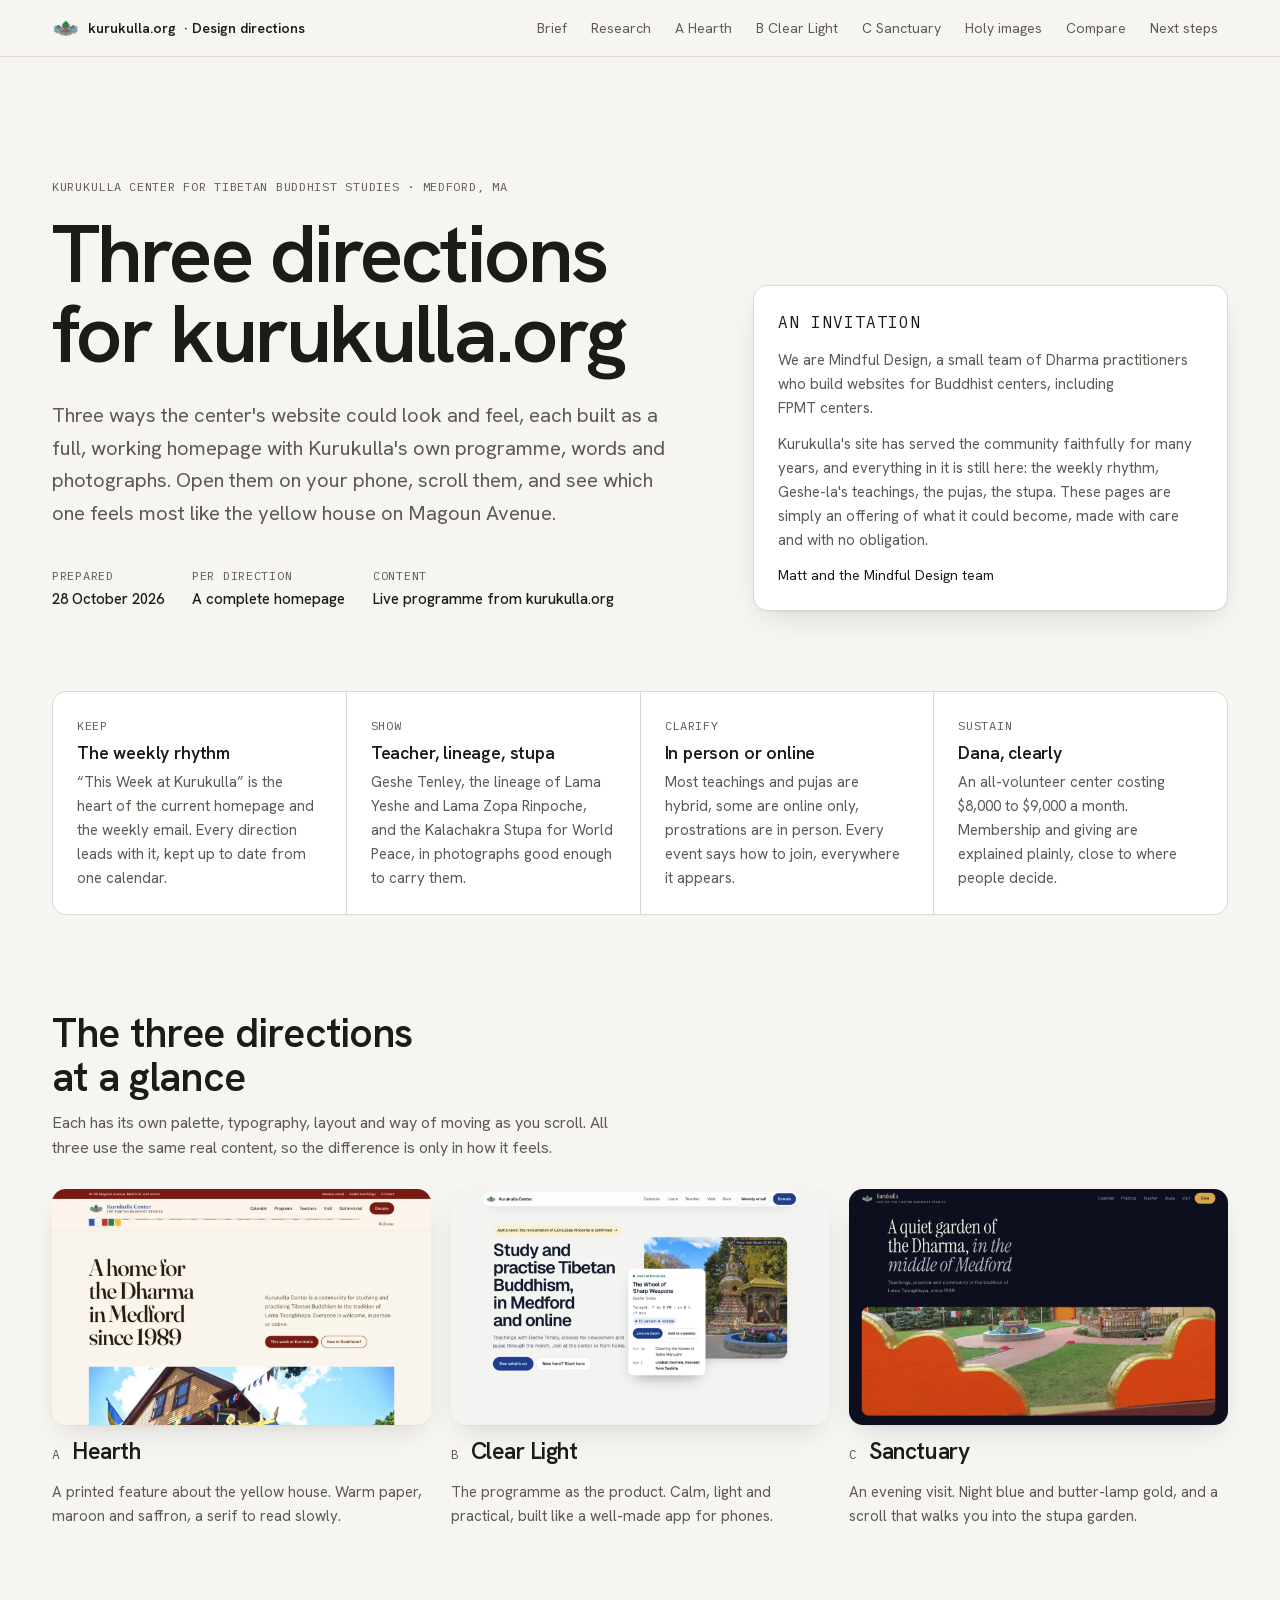
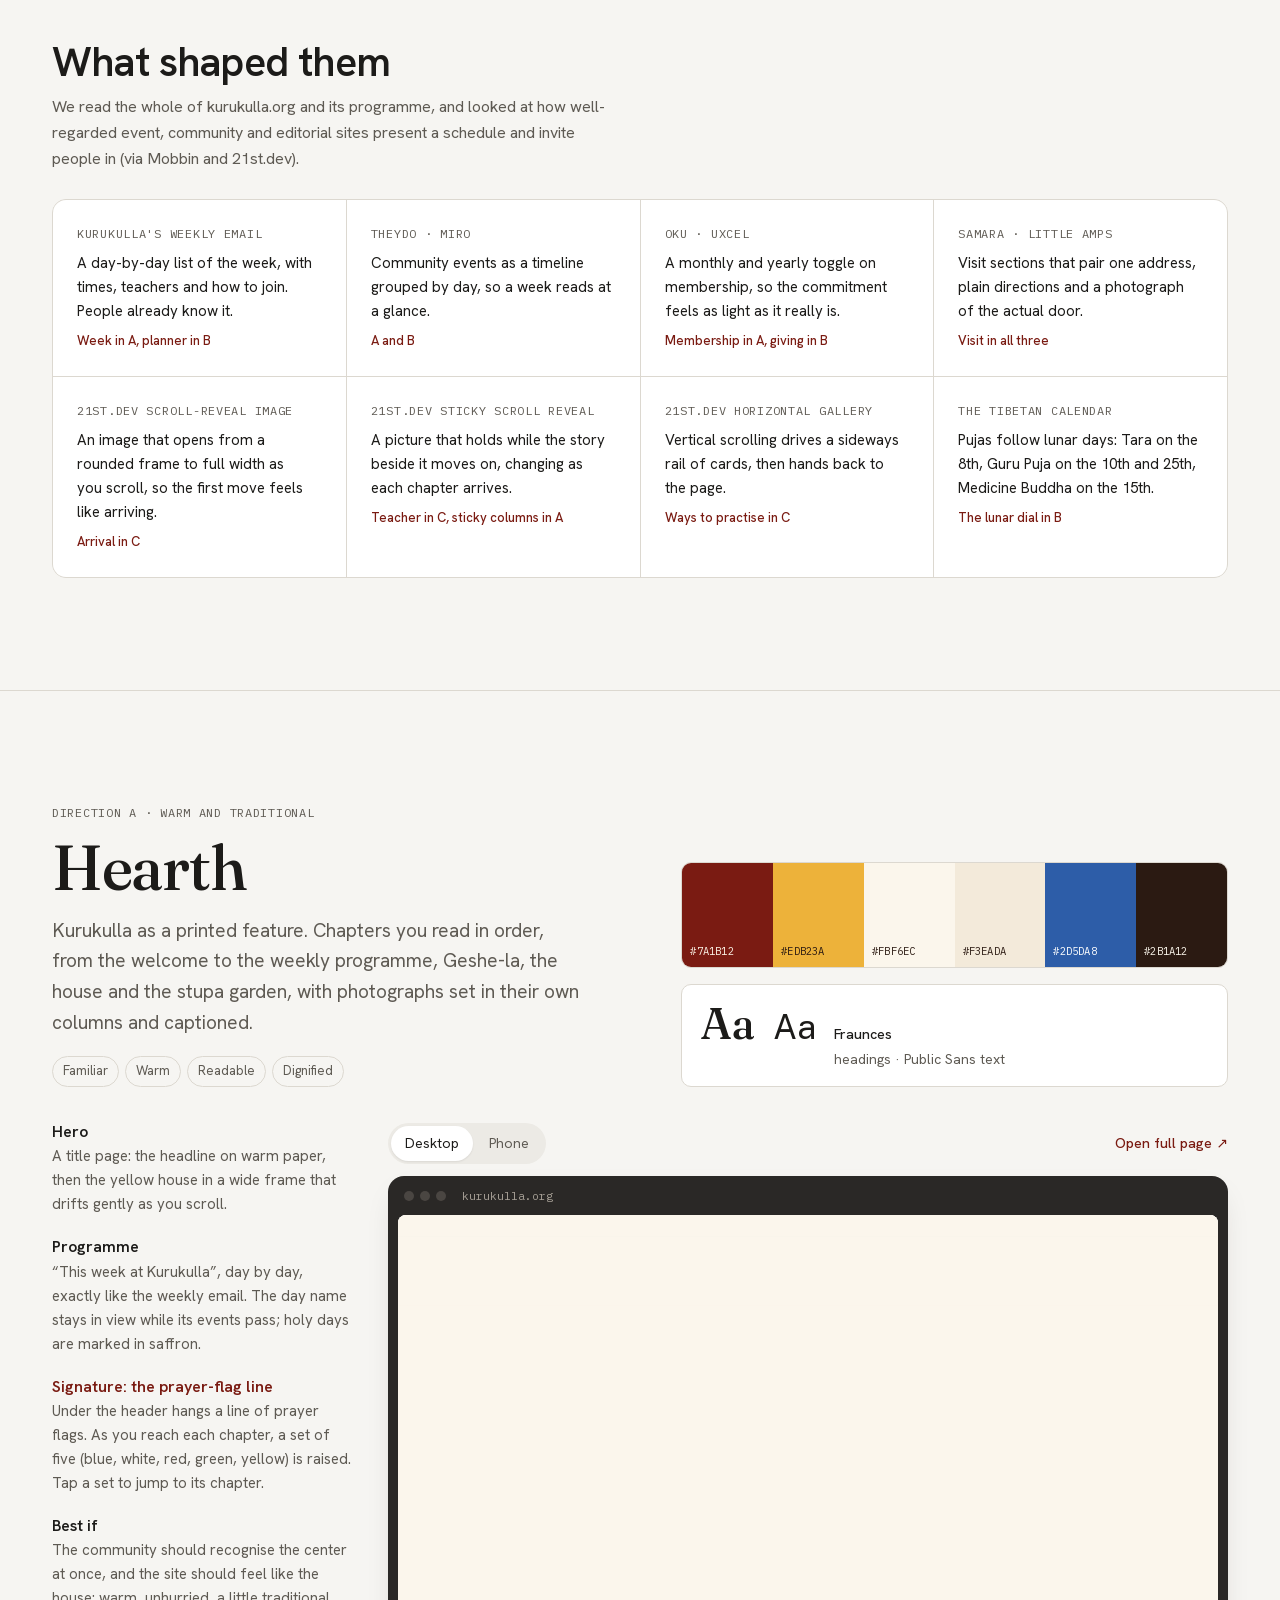
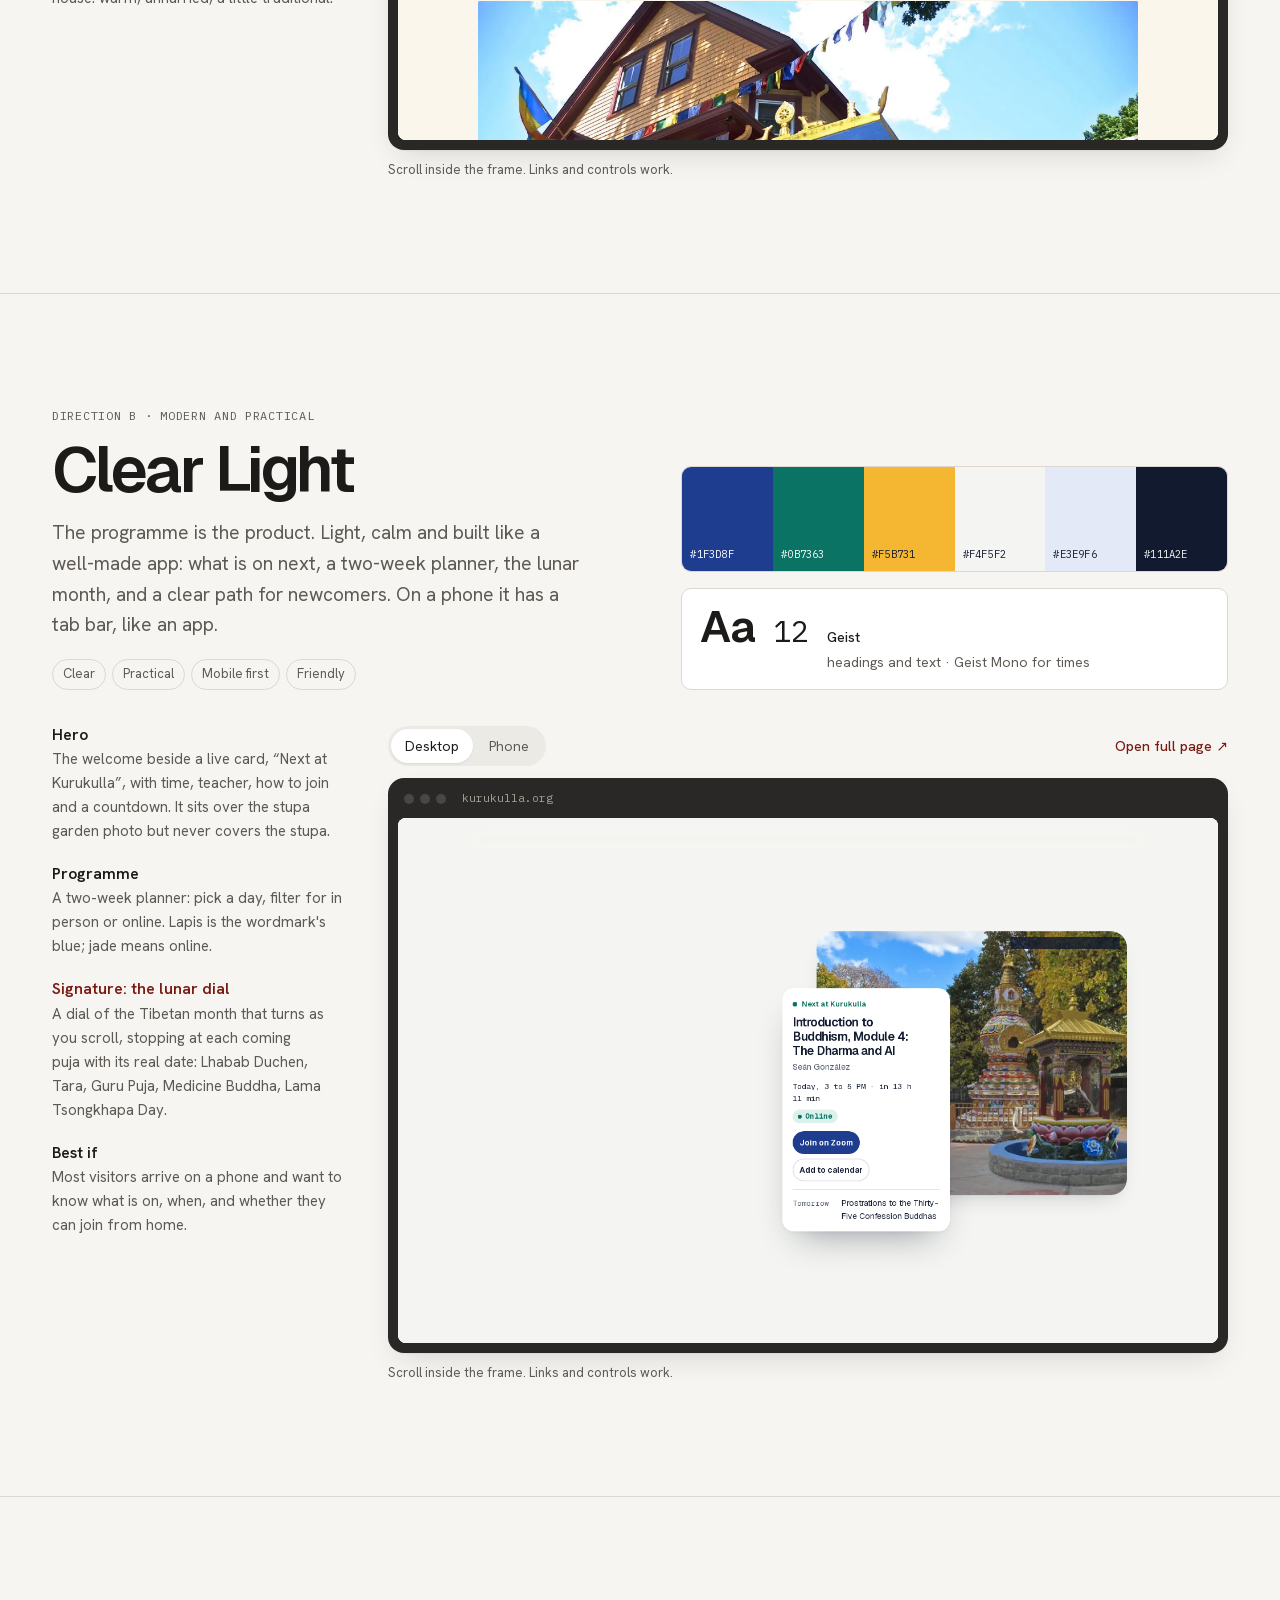
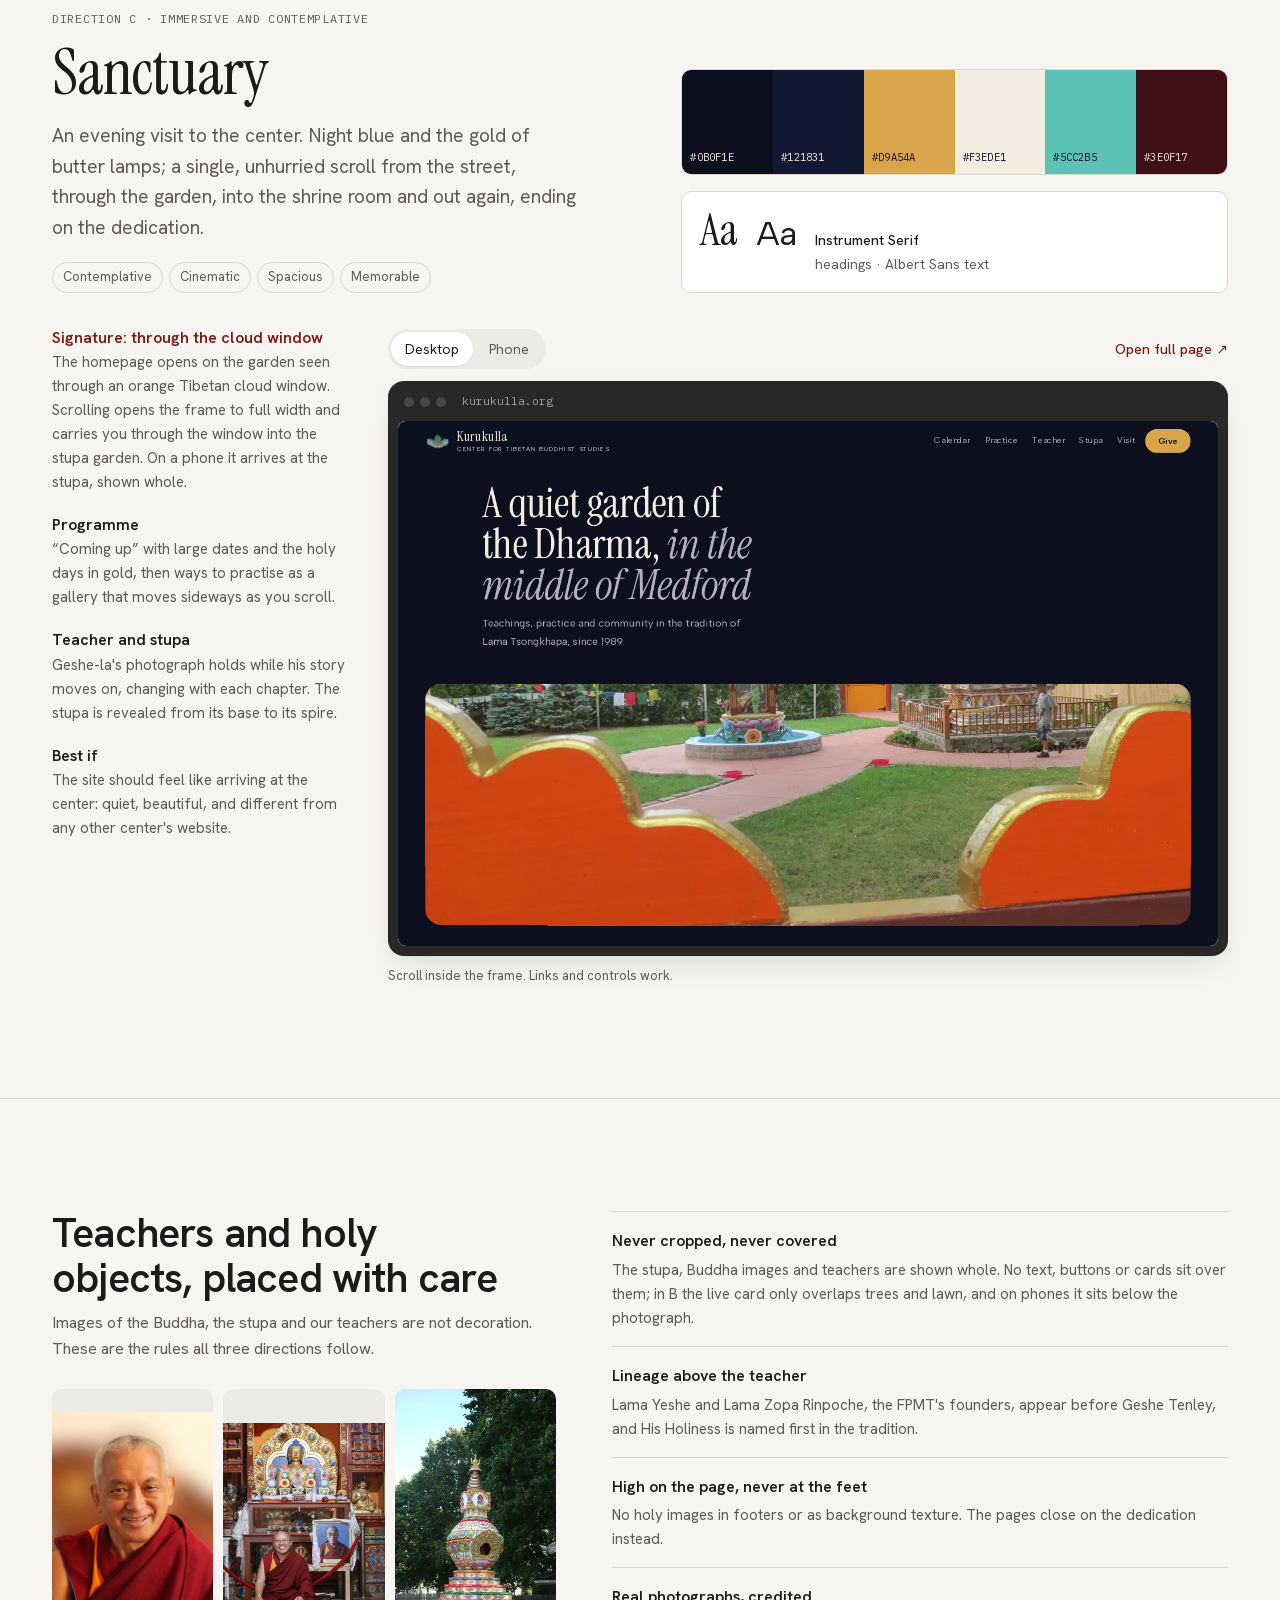
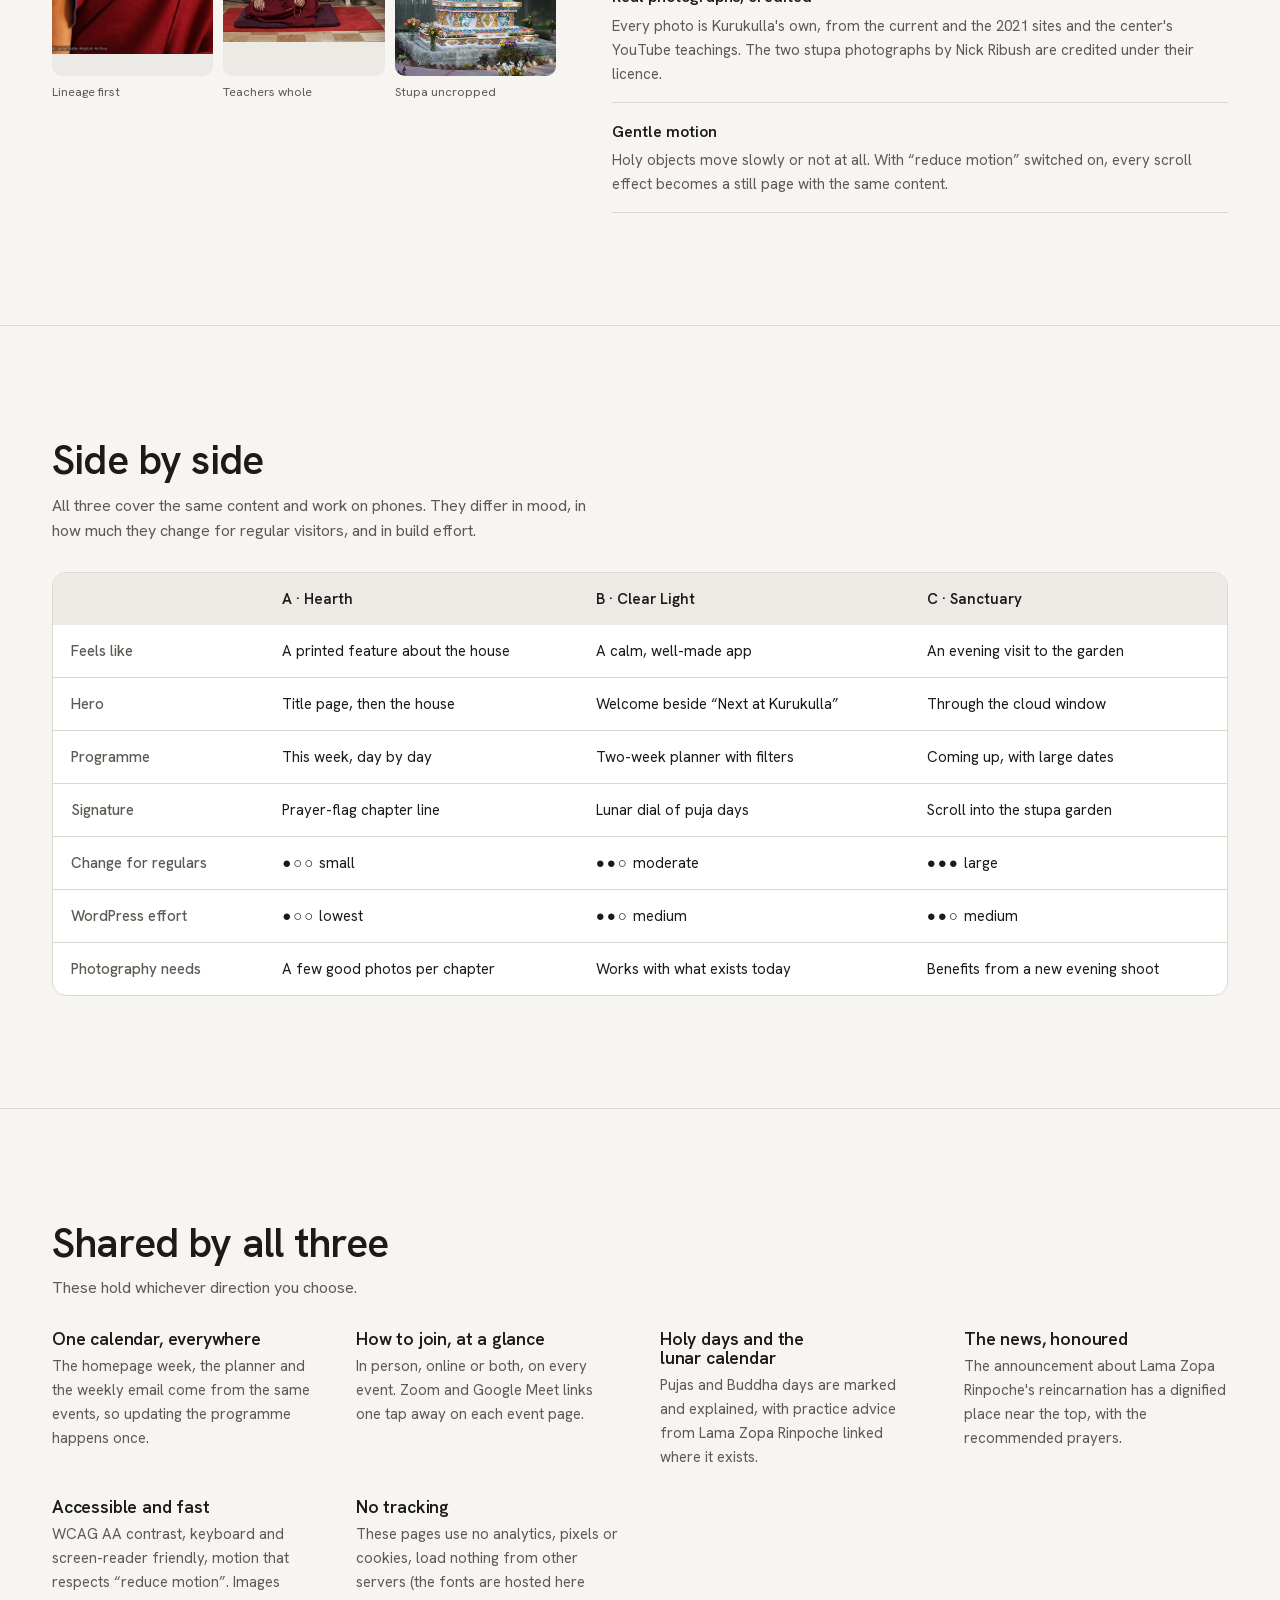
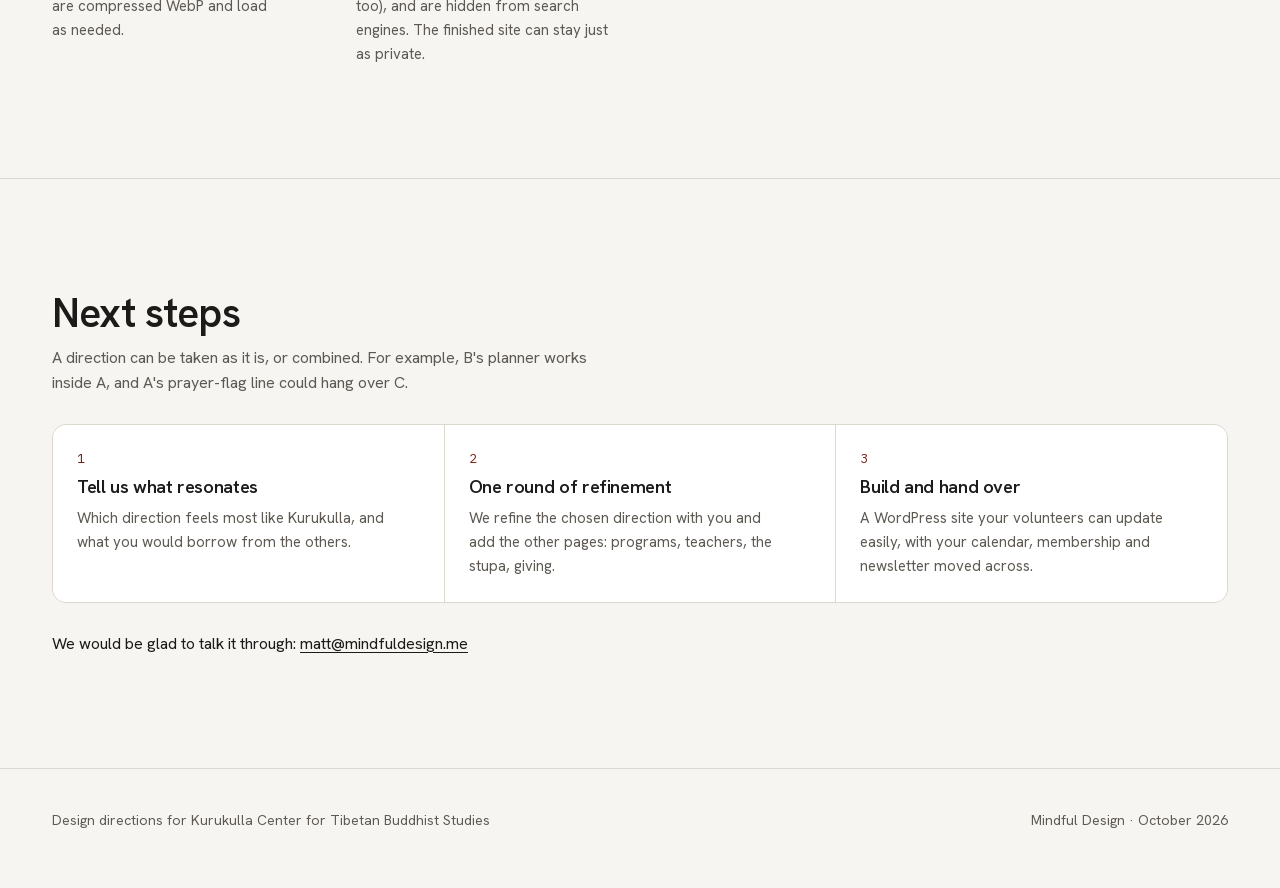
<file: index.html>
<!doctype html>
<html lang="en">
<head>
<meta charset="utf-8">
<meta name="viewport" content="width=device-width, initial-scale=1, viewport-fit=cover">
<meta name="robots" content="noindex, nofollow">
<title>Kurukulla Design Directions</title>
<meta name="description" content="Three design directions for the Kurukulla Center website, prepared by Mindful Design.">
<link rel="icon" href="assets/img/emblem-240.webp" type="image/webp">
<link rel="preload" href="assets/fonts/hanken-grotesk-normal-400-600.woff2" as="font" type="font/woff2" crossorigin>
<link rel="stylesheet" href="assets/fonts/fonts.css">
<style>
/* Layout: a quiet studio folio. Cover, brief, research, three direction chapters with live previews,
   care notes, comparison, next steps. The folio stays neutral so the three directions carry the colour. */
:root {
  --bg: #F6F5F2;
  --bg-2: #ECEAE5;
  --card: #FFFFFF;
  --fg: #1C1B19;
  --fg-soft: #5E5A53;
  --line: #DCD8D0;
  --accent: #7A1B12;        /* Kurukulla maroon, for links and focus only */
  --frame: #2A2826;
  --font: "Hanken Grotesk", ui-sans-serif, system-ui, -apple-system, "Segoe UI", sans-serif;
  --mono: "IBM Plex Mono", ui-monospace, "SF Mono", Menlo, monospace;
  --r: 14px;
  --shadow: 0 1px 1px rgba(40,30,20,.04), 0 12px 32px -12px rgba(40,30,20,.18);
}
@media (prefers-color-scheme: dark) {
  :root:not([data-theme="light"]) {
    --bg: #161514; --bg-2: #1F1E1C; --card: #23221F; --fg: #EFECE6; --fg-soft: #A8A298;
    --line: #36332F; --accent: #E89A8C; --frame: #0E0D0C;
    --shadow: 0 1px 1px rgba(0,0,0,.3), 0 16px 40px -16px rgba(0,0,0,.6);
    color-scheme: dark;
  }
}
:root[data-theme="dark"] {
  --bg: #161514; --bg-2: #1F1E1C; --card: #23221F; --fg: #EFECE6; --fg-soft: #A8A298;
  --line: #36332F; --accent: #E89A8C; --frame: #0E0D0C;
  --shadow: 0 1px 1px rgba(0,0,0,.3), 0 16px 40px -16px rgba(0,0,0,.6);
  color-scheme: dark;
}
* { box-sizing: border-box; }
html { scroll-behavior: smooth; scroll-padding-top: 72px; }
@media (prefers-reduced-motion: reduce) { html { scroll-behavior: auto; } }
body { margin: 0; background: var(--bg); color: var(--fg); font-family: var(--font); font-size: 16px; line-height: 1.6; -webkit-font-smoothing: antialiased; }
::selection { background: var(--accent); color: var(--card); }
a { color: inherit; text-underline-offset: 3px; text-decoration-thickness: 1px; }
:focus-visible { outline: 2px solid var(--accent); outline-offset: 3px; border-radius: 4px; }
img { display: block; max-width: 100%; height: auto; }
.wrap { max-width: 1240px; margin: 0 auto; padding-left: max(16px, env(safe-area-inset-left, 0px)); padding-right: max(16px, env(safe-area-inset-right, 0px)); }
@media (min-width: 720px) { .wrap { padding-left: max(32px, env(safe-area-inset-left, 0px)); padding-right: max(32px, env(safe-area-inset-right, 0px)); } }
.label { font-family: var(--mono); font-size: 12px; letter-spacing: .06em; text-transform: uppercase; color: var(--fg-soft); }
h1, h2, h3 { text-wrap: balance; margin: 0; font-weight: 600; letter-spacing: -.02em; line-height: 1.08; }
p { text-wrap: pretty; margin: 0; }

.bar { position: sticky; top: 0; z-index: 20; background: color-mix(in oklab, var(--bg) 88%, transparent); backdrop-filter: saturate(1.4) blur(10px); border-bottom: 1px solid var(--line); }
.bar .wrap { display: flex; align-items: center; justify-content: space-between; gap: 16px; height: 56px; }
.bar b { font-weight: 600; font-size: 14px; white-space: nowrap; display: flex; align-items: center; gap: 8px; }
.bar b img { width: 28px; }
.bar nav { display: flex; gap: 4px; overflow-x: auto; scrollbar-width: none; min-width: 0; }
.bar b { flex-shrink: 0; }
.bar nav a { text-decoration: none; font-size: 14px; color: var(--fg-soft); padding: 6px 10px; border-radius: 999px; white-space: nowrap; transition: background-color .15s, color .15s; }
.bar nav a:hover { background: var(--bg-2); color: var(--fg); }
@media (max-width: 640px) { .bar b span { display: none; } }

.cover { padding-block: clamp(56px, 10vw, 120px) clamp(40px, 6vw, 72px); }
.cover-grid { display: grid; gap: 36px; }
@media (min-width: 960px) { .cover-grid { grid-template-columns: minmax(0, 1.4fr) minmax(0, 1fr); align-items: end; } }
.cover h1 { font-size: clamp(2.6rem, 6.4vw, 5.2rem); max-width: 14ch; letter-spacing: -.035em; line-height: .98; margin-top: 18px; }
.cover .lede { margin-top: 24px; font-size: clamp(1.1rem, 1.6vw, 1.3rem); color: var(--fg-soft); max-width: 58ch; }
.cover .meta { margin-top: 36px; display: flex; flex-wrap: wrap; gap: 8px 28px; }
.cover .meta div { display: grid; gap: 2px; }
.cover .meta strong { font-weight: 500; font-size: 15px; }
.note { background: var(--card); border: 1px solid var(--line); border-radius: var(--r); padding: 24px; display: grid; gap: 12px; box-shadow: var(--shadow); }
.note p { color: var(--fg-soft); font-size: 15px; }
.note p:first-of-type { color: var(--fg); font-size: 16px; }
.note .sig { font-size: 14px; color: var(--fg); }

.brief { padding-block: 8px clamp(56px, 8vw, 96px); }
.grid4 { display: grid; gap: 1px; background: var(--line); border: 1px solid var(--line); border-radius: var(--r); overflow: hidden; grid-template-columns: repeat(4, minmax(0, 1fr)); }
.grid4 > div { background: var(--card); padding: 24px; display: grid; gap: 8px; align-content: start; }
.grid4 h3 { font-size: 1.1rem; letter-spacing: -.01em; }
.grid4 p { color: var(--fg-soft); font-size: 15px; }
@media (max-width: 1000px) { .grid4 { grid-template-columns: repeat(2, minmax(0, 1fr)); } }
@media (max-width: 560px) { .grid4 { grid-template-columns: minmax(0, 1fr); } }

.overview, .research { padding-block: 0 clamp(64px, 9vw, 112px); }
.section-head { display: grid; gap: 10px; margin-bottom: 28px; max-width: 62ch; }
.section-head h2 { font-size: clamp(1.8rem, 3.2vw, 2.6rem); }
.section-head p { color: var(--fg-soft); }
.tiles { display: grid; gap: 20px; grid-template-columns: repeat(auto-fit, minmax(290px, 1fr)); }
.tile { display: grid; gap: 14px; text-decoration: none; color: inherit; align-content: start; }
.tile .shot { aspect-ratio: 16 / 10; border-radius: var(--r); overflow: hidden; background: var(--bg-2); box-shadow: var(--shadow); }
.tile .shot img { width: 100%; height: 100%; object-fit: cover; object-position: top; transition: transform .5s cubic-bezier(.23,1,.32,1); }
@media (hover: hover) and (pointer: fine) { .tile:hover .shot img { transform: scale(1.03); } }
@media (prefers-reduced-motion: reduce) { .tile .shot img { transition: none; } }
.tile .t-row { display: flex; align-items: baseline; gap: 12px; }
.tile .letter { font-family: var(--mono); font-size: 13px; color: var(--fg-soft); }
.tile h3 { font-size: 1.45rem; }
.tile p { color: var(--fg-soft); font-size: 15px; }
.ref .used { font-size: 13px; color: var(--accent); font-weight: 500; }
.ref p { font-size: 15px; color: var(--fg) !important; }

.dir { padding-block: clamp(64px, 9vw, 112px); border-top: 1px solid var(--line); }
.dir-head { display: grid; gap: 28px; margin-bottom: 36px; }
@media (min-width: 960px) { .dir-head { grid-template-columns: minmax(0, 1.1fr) minmax(0, 1fr); align-items: end; } }
.dir-head h2 { font-size: clamp(2.4rem, 5vw, 4rem); letter-spacing: -.03em; margin-top: 10px; }
.dir-head .tag { margin-top: 14px; font-size: clamp(1.05rem, 1.5vw, 1.2rem); color: var(--fg-soft); max-width: 48ch; }
.chips { display: flex; flex-wrap: wrap; gap: 6px; margin-top: 18px; }
.chips span { font-size: 13px; padding: 4px 10px; border-radius: 999px; border: 1px solid var(--line); color: var(--fg-soft); }
.specimen { display: grid; gap: 16px; }
.swatches { display: grid; grid-template-columns: repeat(6, minmax(0, 1fr)); border-radius: 10px; overflow: hidden; border: 1px solid var(--line); }
.swatches div { aspect-ratio: 1 / 1.15; padding: 8px; display: flex; align-items: flex-end; }
.swatches code { font-family: var(--mono); font-size: 10.5px; letter-spacing: .02em; }
@media (max-width: 520px) { .swatches code { font-size: 8.5px; } }
.typo { display: flex; gap: 18px; align-items: baseline; flex-wrap: wrap; padding: 16px 18px; border: 1px solid var(--line); border-radius: 10px; background: var(--card); }
.typo .aa { font-size: 44px; line-height: 1; }
.typo .names { display: grid; gap: 2px; font-size: 14px; color: var(--fg-soft); }
.typo .names strong { color: var(--fg); font-weight: 500; }
.dir-body { display: grid; gap: 36px; }
@media (min-width: 1100px) { .dir-body { grid-template-columns: 300px minmax(0, 1fr); } }
.notes { display: grid; gap: 22px; align-content: start; }
.notes h3 { font-size: 1rem; letter-spacing: 0; margin-bottom: 4px; }
.notes p { color: var(--fg-soft); font-size: 15px; }
.notes .sig h3 { color: var(--accent); }

.preview { min-width: 0; }
.pv-tools { display: flex; flex-wrap: wrap; gap: 10px 16px; align-items: center; justify-content: space-between; margin-bottom: 12px; }
.seg { display: inline-flex; padding: 3px; gap: 2px; background: var(--bg-2); border-radius: 999px; }
.seg button { font: inherit; font-size: 14px; border: 0; background: transparent; color: var(--fg-soft); padding: 6px 14px; border-radius: 999px; cursor: pointer; transition: background-color .15s, color .15s; min-height: 34px; }
.seg button[aria-pressed="true"] { background: var(--card); color: var(--fg); box-shadow: 0 1px 2px rgba(0,0,0,.08); }
.open-link { font-size: 14px; color: var(--accent); text-decoration: none; white-space: nowrap; font-weight: 500; }
.open-link:hover { text-decoration: underline; }
.frame { background: var(--frame); border-radius: 16px; padding: 10px; box-shadow: var(--shadow); }
.frame .chrome { display: flex; gap: 6px; padding: 2px 6px 10px; align-items: center; }
.frame .chrome i { width: 10px; height: 10px; border-radius: 50%; background: #4a4642; display: block; }
.frame .chrome span { margin-left: 10px; font-family: var(--mono); font-size: 11px; color: #A8A197; overflow: hidden; text-overflow: ellipsis; white-space: nowrap; }
.viewport { position: relative; overflow: hidden; border-radius: 8px; background: #fff; }
.viewport iframe { border: 0; display: block; transform-origin: 0 0; background: #fff; }
.frame.mobile { width: min(100%, 360px); margin: 0 auto; border-radius: 40px; padding: 12px; }
.frame.mobile .chrome { justify-content: center; padding-bottom: 8px; }
.frame.mobile .chrome i { display: none; }
.frame.mobile .chrome span { margin: 0; }
.frame.mobile .viewport { border-radius: 28px; }
.pv-hint { margin-top: 10px; font-size: 13px; color: var(--fg-soft); }

.care, .compare, .shared, .next { padding-block: clamp(64px, 9vw, 112px); border-top: 1px solid var(--line); }
.care-grid { display: grid; gap: 28px; }
@media (min-width: 960px) { .care-grid { grid-template-columns: minmax(0, .9fr) minmax(0, 1.1fr); gap: 56px; align-items: start; } }
.care-photos { display: grid; grid-template-columns: 1fr 1fr 1fr; gap: 10px; }
.care-photos figure { margin: 0; }
/* holy images are never cropped: each sits whole inside the same tall frame */
.care-photos img { border-radius: 10px; aspect-ratio: 9 / 16; object-fit: contain; width: 100%; background: var(--bg-2); }
.care-photos figcaption { font-size: 12.5px; color: var(--fg-soft); margin-top: 6px; }
.rules { list-style: none; margin: 0; padding: 0; display: grid; }
.rules li { display: grid; gap: 4px; padding: 16px 0; border-top: 1px solid var(--line); }
.rules li:last-child { border-bottom: 1px solid var(--line); }
.rules b { font-weight: 600; }
.rules span { color: var(--fg-soft); font-size: 15px; }

.table-wrap { overflow-x: auto; border: 1px solid var(--line); border-radius: var(--r); background: var(--card); }
table { border-collapse: collapse; width: 100%; min-width: 760px; font-size: 15px; }
th, td { text-align: left; vertical-align: top; padding: 14px 18px; border-bottom: 1px solid var(--line); }
tr:last-child td, tr:last-child th { border-bottom: 0; }
thead th { font-weight: 600; font-size: 15px; background: var(--bg-2); }
tbody th { font-weight: 500; color: var(--fg-soft); width: 18%; }
.dots { letter-spacing: 2px; font-family: var(--mono); }

.shared-grid { display: grid; gap: 28px 40px; grid-template-columns: repeat(auto-fit, minmax(260px, 1fr)); }
.shared-grid h3 { font-size: 1.1rem; margin-bottom: 6px; letter-spacing: -.01em; }
.shared-grid p { color: var(--fg-soft); font-size: 15px; }

.steps { list-style: none; padding: 0; margin: 0; display: grid; gap: 1px; background: var(--line); border: 1px solid var(--line); border-radius: var(--r); overflow: hidden; grid-template-columns: repeat(3, minmax(0, 1fr)); }
.steps li { background: var(--card); padding: 24px; display: grid; gap: 8px; align-content: start; }
.steps .n { font-family: var(--mono); font-size: 13px; color: var(--accent); }
.steps h3 { font-size: 1.15rem; }
.steps p { color: var(--fg-soft); font-size: 15px; }
@media (max-width: 760px) { .steps { grid-template-columns: minmax(0, 1fr); } }
.contact { margin-top: 28px; font-size: 16px; }
footer { padding-block: 40px 56px; color: var(--fg-soft); font-size: 14px; border-top: 1px solid var(--line); }
footer .wrap { display: flex; flex-wrap: wrap; justify-content: space-between; gap: 12px; }
</style>
</head>
<body>
<header class="bar">
  <div class="wrap">
    <b><img src="assets/img/emblem-240.webp" alt="" width="28" height="20">kurukulla.org <span>· Design directions</span></b>
    <nav aria-label="Sections">
      <a href="#brief">Brief</a>
      <a href="#research">Research</a>
      <a href="#hearth">A Hearth</a>
      <a href="#clear-light">B Clear Light</a>
      <a href="#sanctuary">C Sanctuary</a>
      <a href="#care">Holy images</a>
      <a href="#compare">Compare</a>
      <a href="#next">Next steps</a>
    </nav>
  </div>
</header>

<main>
  <section class="cover">
    <div class="wrap cover-grid">
      <div>
        <p class="label">Kurukulla Center for Tibetan Buddhist Studies · Medford, MA</p>
        <h1>Three directions for kurukulla.org</h1>
        <p class="lede">Three ways the center's website could look and feel, each built as a full, working homepage with Kurukulla's own programme, words and photographs. Open them on your phone, scroll them, and see which one feels most like the yellow house on Magoun Avenue.</p>
        <div class="meta">
          <div><span class="label">Prepared</span><strong>28 October 2026</strong></div>
          <div><span class="label">Per direction</span><strong>A complete homepage</strong></div>
          <div><span class="label">Content</span><strong>Live programme from kurukulla.org</strong></div>
        </div>
      </div>
      <aside class="note" aria-label="A note from Mindful Design">
        <p class="label">An invitation</p>
        <p>We are Mindful Design, a small team of Dharma practitioners who build websites for Buddhist centers, including FPMT centers.</p>
        <p>Kurukulla's site has served the community faithfully for many years, and everything in it is still here: the weekly rhythm, Geshe-la's teachings, the pujas, the stupa. These pages are simply an offering of what it could become, made with care and with no obligation.</p>
        <p class="sig">Matt and the Mindful Design team</p>
      </aside>
    </div>
  </section>

  <section class="brief" id="brief">
    <div class="wrap">
      <div class="grid4">
        <div><span class="label">Keep</span><h3>The weekly rhythm</h3><p>“This Week at Kurukulla” is the heart of the current homepage and the weekly email. Every direction leads with it, kept up to date from one calendar.</p></div>
        <div><span class="label">Show</span><h3>Teacher, lineage, stupa</h3><p>Geshe Tenley, the lineage of Lama Yeshe and Lama Zopa Rinpoche, and the Kalachakra Stupa for World Peace, in photographs good enough to carry them.</p></div>
        <div><span class="label">Clarify</span><h3>In person or online</h3><p>Most teachings and pujas are hybrid, some are online only, prostrations are in person. Every event says how to join, everywhere it appears.</p></div>
        <div><span class="label">Sustain</span><h3>Dana, clearly</h3><p>An all-volunteer center costing $8,000 to $9,000 a month. Membership and giving are explained plainly, close to where people decide.</p></div>
      </div>
    </div>
  </section>

  <section class="overview">
    <div class="wrap">
      <div class="section-head">
        <h2>The three directions at a glance</h2>
        <p>Each has its own palette, typography, layout and way of moving as you scroll. All three use the same real content, so the difference is only in how it feels.</p>
      </div>
      <div class="tiles">
        <a class="tile" href="#hearth">
          <div class="shot"><img src="assets/shots/a-home.webp" alt="Direction A homepage: cream paper, maroon, a serif headline and the yellow house" loading="lazy" width="1200" height="750"></div>
          <div class="t-row"><span class="letter">A</span><h3>Hearth</h3></div>
          <p>A printed feature about the yellow house. Warm paper, maroon and saffron, a serif to read slowly.</p>
        </a>
        <a class="tile" href="#clear-light">
          <div class="shot"><img src="assets/shots/b-home.webp" alt="Direction B homepage: light and clear, lapis blue, a live card showing the next event over the stupa garden" loading="lazy" width="1200" height="750"></div>
          <div class="t-row"><span class="letter">B</span><h3>Clear Light</h3></div>
          <p>The programme as the product. Calm, light and practical, built like a well-made app for phones.</p>
        </a>
        <a class="tile" href="#sanctuary">
          <div class="shot"><img src="assets/shots/c-home.webp" alt="Direction C homepage: deep night blue, a serif headline and the stupa garden seen through an orange cloud window" loading="lazy" width="1200" height="750"></div>
          <div class="t-row"><span class="letter">C</span><h3>Sanctuary</h3></div>
          <p>An evening visit. Night blue and butter-lamp gold, and a scroll that walks you into the stupa garden.</p>
        </a>
      </div>
    </div>
  </section>

  <section class="research" id="research">
    <div class="wrap">
      <div class="section-head">
        <h2>What shaped them</h2>
        <p>We read the whole of kurukulla.org and its programme, and looked at how well-regarded event, community and editorial sites present a schedule and invite people in (via Mobbin and 21st.dev).</p>
      </div>
      <div class="grid4">
        <div class="ref"><span class="label">Kurukulla's weekly email</span><p>A day-by-day list of the week, with times, teachers and how to join. People already know it.</p><span class="used">Week in A, planner in B</span></div>
        <div class="ref"><span class="label">TheyDo · Miro</span><p>Community events as a timeline grouped by day, so a week reads at a glance.</p><span class="used">A and B</span></div>
        <div class="ref"><span class="label">Oku · Uxcel</span><p>A monthly and yearly toggle on membership, so the commitment feels as light as it really is.</p><span class="used">Membership in A, giving in B</span></div>
        <div class="ref"><span class="label">Samara · Little Amps</span><p>Visit sections that pair one address, plain directions and a photograph of the actual door.</p><span class="used">Visit in all three</span></div>
        <div class="ref"><span class="label">21st.dev scroll-reveal image</span><p>An image that opens from a rounded frame to full width as you scroll, so the first move feels like arriving.</p><span class="used">Arrival in C</span></div>
        <div class="ref"><span class="label">21st.dev sticky scroll reveal</span><p>A picture that holds while the story beside it moves on, changing as each chapter arrives.</p><span class="used">Teacher in C, sticky columns in A</span></div>
        <div class="ref"><span class="label">21st.dev horizontal gallery</span><p>Vertical scrolling drives a sideways rail of cards, then hands back to the page.</p><span class="used">Ways to practise in C</span></div>
        <div class="ref"><span class="label">The Tibetan calendar</span><p>Pujas follow lunar days: Tara on the 8th, Guru Puja on the 10th and 25th, Medicine Buddha on the 15th.</p><span class="used">The lunar dial in B</span></div>
      </div>
    </div>
  </section>

  <!-- A -->
  <section class="dir" id="hearth">
    <div class="wrap">
      <div class="dir-head">
        <div>
          <p class="label">Direction A · Warm and traditional</p>
          <h2 style="font-family:'Fraunces',Georgia,serif;font-weight:500;letter-spacing:-.02em">Hearth</h2>
          <p class="tag">Kurukulla as a printed feature. Chapters you read in order, from the welcome to the weekly programme, Geshe-la, the house and the stupa garden, with photographs set in their own columns and captioned.</p>
          <div class="chips"><span>Familiar</span><span>Warm</span><span>Readable</span><span>Dignified</span></div>
        </div>
        <div class="specimen">
          <div class="swatches">
            <div style="background:#7A1B12;color:#FBF3E6"><code>#7A1B12</code></div>
            <div style="background:#EDB23A;color:#2B1A12"><code>#EDB23A</code></div>
            <div style="background:#FBF6EC;color:#2B1A12"><code>#FBF6EC</code></div>
            <div style="background:#F3EADA;color:#2B1A12"><code>#F3EADA</code></div>
            <div style="background:#2D5DA8;color:#FFFFFF"><code>#2D5DA8</code></div>
            <div style="background:#2B1A12;color:#FBF6EC"><code>#2B1A12</code></div>
          </div>
          <div class="typo">
            <span class="aa" style="font-family:'Fraunces',Georgia,serif;font-weight:500">Aa</span>
            <span class="aa" style="font-family:'Public Sans',sans-serif;font-size:34px">Aa</span>
            <div class="names"><strong>Fraunces</strong><span>headings · Public Sans text</span></div>
          </div>
        </div>
      </div>
      <div class="dir-body">
        <div class="notes">
          <div><h3>Hero</h3><p>A title page: the headline on warm paper, then the yellow house in a wide frame that drifts gently as you scroll.</p></div>
          <div><h3>Programme</h3><p>“This week at Kurukulla”, day by day, exactly like the weekly email. The day name stays in view while its events pass; holy days are marked in saffron.</p></div>
          <div class="sig"><h3>Signature: the prayer-flag line</h3><p>Under the header hangs a line of prayer flags. As you reach each chapter, a set of five (blue, white, red, green, yellow) is raised. Tap a set to jump to its chapter.</p></div>
          <div><h3>Best if</h3><p>The community should recognise the center at once, and the site should feel like the house: warm, unhurried, a little traditional.</p></div>
        </div>
        <div class="preview" data-dir="a"></div>
      </div>
    </div>
  </section>

  <!-- B -->
  <section class="dir" id="clear-light">
    <div class="wrap">
      <div class="dir-head">
        <div>
          <p class="label">Direction B · Modern and practical</p>
          <h2 style="font-family:'Geist',sans-serif;font-weight:600;letter-spacing:-.04em">Clear Light</h2>
          <p class="tag">The programme is the product. Light, calm and built like a well-made app: what is on next, a two-week planner, the lunar month, and a clear path for newcomers. On a phone it has a tab bar, like an app.</p>
          <div class="chips"><span>Clear</span><span>Practical</span><span>Mobile first</span><span>Friendly</span></div>
        </div>
        <div class="specimen">
          <div class="swatches">
            <div style="background:#1F3D8F;color:#FFFFFF"><code>#1F3D8F</code></div>
            <div style="background:#0B7363;color:#FFFFFF"><code>#0B7363</code></div>
            <div style="background:#F5B731;color:#111A2E"><code>#F5B731</code></div>
            <div style="background:#F4F5F2;color:#111A2E"><code>#F4F5F2</code></div>
            <div style="background:#E3E9F6;color:#111A2E"><code>#E3E9F6</code></div>
            <div style="background:#111A2E;color:#F4F5F2"><code>#111A2E</code></div>
          </div>
          <div class="typo">
            <span class="aa" style="font-family:'Geist',sans-serif;font-weight:600;letter-spacing:-.03em">Aa</span>
            <span class="aa" style="font-family:'IBM Plex Mono',monospace;font-size:30px">12</span>
            <div class="names"><strong>Geist</strong><span>headings and text · Geist Mono for times</span></div>
          </div>
        </div>
      </div>
      <div class="dir-body">
        <div class="notes">
          <div><h3>Hero</h3><p>The welcome beside a live card, “Next at Kurukulla”, with time, teacher, how to join and a countdown. It sits over the stupa garden photo but never covers the stupa.</p></div>
          <div><h3>Programme</h3><p>A two-week planner: pick a day, filter for in person or online. Lapis is the wordmark's blue; jade means online.</p></div>
          <div class="sig"><h3>Signature: the lunar dial</h3><p>A dial of the Tibetan month that turns as you scroll, stopping at each coming puja with its real date: Lhabab Duchen, Tara, Guru Puja, Medicine Buddha, Lama Tsongkhapa Day.</p></div>
          <div><h3>Best if</h3><p>Most visitors arrive on a phone and want to know what is on, when, and whether they can join from home.</p></div>
        </div>
        <div class="preview" data-dir="b"></div>
      </div>
    </div>
  </section>

  <!-- C -->
  <section class="dir" id="sanctuary">
    <div class="wrap">
      <div class="dir-head">
        <div>
          <p class="label">Direction C · Immersive and contemplative</p>
          <h2 style="font-family:'Instrument Serif',Georgia,serif;font-weight:400;letter-spacing:-.01em">Sanctuary</h2>
          <p class="tag">An evening visit to the center. Night blue and the gold of butter lamps; a single, unhurried scroll from the street, through the garden, into the shrine room and out again, ending on the dedication.</p>
          <div class="chips"><span>Contemplative</span><span>Cinematic</span><span>Spacious</span><span>Memorable</span></div>
        </div>
        <div class="specimen">
          <div class="swatches">
            <div style="background:#0B0F1E;color:#F3EDE1"><code>#0B0F1E</code></div>
            <div style="background:#121831;color:#F3EDE1"><code>#121831</code></div>
            <div style="background:#D9A54A;color:#0B0F1E"><code>#D9A54A</code></div>
            <div style="background:#F3EDE1;color:#0B0F1E"><code>#F3EDE1</code></div>
            <div style="background:#5CC2B5;color:#0B0F1E"><code>#5CC2B5</code></div>
            <div style="background:#3E0F17;color:#F3EDE1"><code>#3E0F17</code></div>
          </div>
          <div class="typo">
            <span class="aa" style="font-family:'Instrument Serif',Georgia,serif">Aa</span>
            <span class="aa" style="font-family:'Albert Sans',sans-serif;font-size:34px">Aa</span>
            <div class="names"><strong>Instrument Serif</strong><span>headings · Albert Sans text</span></div>
          </div>
        </div>
      </div>
      <div class="dir-body">
        <div class="notes">
          <div class="sig"><h3>Signature: through the cloud window</h3><p>The homepage opens on the garden seen through an orange Tibetan cloud window. Scrolling opens the frame to full width and carries you through the window into the stupa garden. On a phone it arrives at the stupa, shown whole.</p></div>
          <div><h3>Programme</h3><p>“Coming up” with large dates and the holy days in gold, then ways to practise as a gallery that moves sideways as you scroll.</p></div>
          <div><h3>Teacher and stupa</h3><p>Geshe-la's photograph holds while his story moves on, changing with each chapter. The stupa is revealed from its base to its spire.</p></div>
          <div><h3>Best if</h3><p>The site should feel like arriving at the center: quiet, beautiful, and different from any other center's website.</p></div>
        </div>
        <div class="preview" data-dir="c"></div>
      </div>
    </div>
  </section>

  <section class="care" id="care">
    <div class="wrap care-grid">
      <div>
        <div class="section-head">
          <h2>Teachers and holy objects, placed with care</h2>
          <p>Images of the Buddha, the stupa and our teachers are not decoration. These are the rules all three directions follow.</p>
        </div>
        <div class="care-photos">
          <figure><img src="assets/img/lama-zopa.webp" alt="Kyabje Lama Zopa Rinpoche" loading="lazy" width="680" height="1020"><figcaption>Lineage first</figcaption></figure>
          <figure><img src="assets/img/geshe-throne-600.webp" alt="Geshe Tenley on the teaching throne" loading="lazy" width="600" height="818"><figcaption>Teachers whole</figcaption></figure>
          <figure><img class="contain" src="assets/img/stupa-tall-600.webp" alt="The Kalachakra Stupa for World Peace, whole" loading="lazy" width="600" height="1067"><figcaption>Stupa uncropped</figcaption></figure>
        </div>
      </div>
      <ul class="rules">
        <li><b>Never cropped, never covered</b><span>The stupa, Buddha images and teachers are shown whole. No text, buttons or cards sit over them; in B the live card only overlaps trees and lawn, and on phones it sits below the photograph.</span></li>
        <li><b>Lineage above the teacher</b><span>Lama Yeshe and Lama Zopa Rinpoche, the FPMT's founders, appear before Geshe Tenley, and His Holiness is named first in the tradition.</span></li>
        <li><b>High on the page, never at the feet</b><span>No holy images in footers or as background texture. The pages close on the dedication instead.</span></li>
        <li><b>Real photographs, credited</b><span>Every photo is Kurukulla's own, from the current and the 2021 sites and the center's YouTube teachings. The two stupa photographs by Nick Ribush are credited under their licence.</span></li>
        <li><b>Gentle motion</b><span>Holy objects move slowly or not at all. With “reduce motion” switched on, every scroll effect becomes a still page with the same content.</span></li>
      </ul>
    </div>
  </section>

  <section class="compare" id="compare">
    <div class="wrap">
      <div class="section-head">
        <h2>Side by side</h2>
        <p>All three cover the same content and work on phones. They differ in mood, in how much they change for regular visitors, and in build effort.</p>
      </div>
      <div class="table-wrap">
        <table>
          <thead><tr><th></th><th scope="col">A · Hearth</th><th scope="col">B · Clear Light</th><th scope="col">C · Sanctuary</th></tr></thead>
          <tbody>
            <tr><th scope="row">Feels like</th><td>A printed feature about the house</td><td>A calm, well-made app</td><td>An evening visit to the garden</td></tr>
            <tr><th scope="row">Hero</th><td>Title page, then the house</td><td>Welcome beside “Next at Kurukulla”</td><td>Through the cloud window</td></tr>
            <tr><th scope="row">Programme</th><td>This week, day by day</td><td>Two-week planner with filters</td><td>Coming up, with large dates</td></tr>
            <tr><th scope="row">Signature</th><td>Prayer-flag chapter line</td><td>Lunar dial of puja days</td><td>Scroll into the stupa garden</td></tr>
            <tr><th scope="row">Change for regulars</th><td><span class="dots">●○○</span> small</td><td><span class="dots">●●○</span> moderate</td><td><span class="dots">●●●</span> large</td></tr>
            <tr><th scope="row">WordPress effort</th><td><span class="dots">●○○</span> lowest</td><td><span class="dots">●●○</span> medium</td><td><span class="dots">●●○</span> medium</td></tr>
            <tr><th scope="row">Photography needs</th><td>A few good photos per chapter</td><td>Works with what exists today</td><td>Benefits from a new evening shoot</td></tr>
          </tbody>
        </table>
      </div>
    </div>
  </section>

  <section class="shared" id="shared">
    <div class="wrap">
      <div class="section-head">
        <h2>Shared by all three</h2>
        <p>These hold whichever direction you choose.</p>
      </div>
      <div class="shared-grid">
        <div><h3>One calendar, everywhere</h3><p>The homepage week, the planner and the weekly email come from the same events, so updating the programme happens once.</p></div>
        <div><h3>How to join, at a glance</h3><p>In person, online or both, on every event. Zoom and Google Meet links one tap away on each event page.</p></div>
        <div><h3>Holy days and the lunar calendar</h3><p>Pujas and Buddha days are marked and explained, with practice advice from Lama Zopa Rinpoche linked where it exists.</p></div>
        <div><h3>The news, honoured</h3><p>The announcement about Lama Zopa Rinpoche's reincarnation has a dignified place near the top, with the recommended prayers.</p></div>
        <div><h3>Accessible and fast</h3><p>WCAG AA contrast, keyboard and screen-reader friendly, motion that respects “reduce motion”. Images are compressed WebP and load as needed.</p></div>
        <div><h3>No tracking</h3><p>These pages use no analytics, pixels or cookies, load nothing from other servers (the fonts are hosted here too), and are hidden from search engines. The finished site can stay just as private.</p></div>
      </div>
    </div>
  </section>

  <section class="next" id="next">
    <div class="wrap">
      <div class="section-head">
        <h2>Next steps</h2>
        <p>A direction can be taken as it is, or combined. For example, B's planner works inside A, and A's prayer-flag line could hang over C.</p>
      </div>
      <ol class="steps">
        <li><span class="n">1</span><h3>Tell us what resonates</h3><p>Which direction feels most like Kurukulla, and what you would borrow from the others.</p></li>
        <li><span class="n">2</span><h3>One round of refinement</h3><p>We refine the chosen direction with you and add the other pages: programs, teachers, the stupa, giving.</p></li>
        <li><span class="n">3</span><h3>Build and hand over</h3><p>A WordPress site your volunteers can update easily, with your calendar, membership and newsletter moved across.</p></li>
      </ol>
      <p class="contact">We would be glad to talk it through: <a href="mailto:matt@mindfuldesign.me">matt@mindfuldesign.me</a></p>
    </div>
  </section>
</main>
<footer>
  <div class="wrap">
    <span>Design directions for Kurukulla Center for Tibetan Buddhist Studies</span>
    <span>Mindful Design · October 2026</span>
  </div>
</footer>
<script>
(function () {
  const DESK = 1440, PHONE = 390;
  const URLS = { a: 'a/home.html', b: 'b/home.html', c: 'c/home.html' };
  document.querySelectorAll('.preview').forEach((el) => {
    const dir = el.dataset.dir;
    let device = 'desktop';
    el.innerHTML = `
      <div class="pv-tools">
        <div class="seg" role="group" aria-label="Device"><button type="button" data-device="desktop" aria-pressed="true">Desktop</button><button type="button" data-device="mobile" aria-pressed="false">Phone</button></div>
        <a class="open-link" href="${URLS[dir]}" target="_blank" rel="noopener">Open full page ↗</a>
      </div>
      <div class="frame"><div class="chrome"><i></i><i></i><i></i><span>kurukulla.org</span></div><div class="viewport"><iframe title="Direction ${dir.toUpperCase()} homepage preview" loading="lazy" src="${URLS[dir]}"></iframe></div></div>
      <p class="pv-hint">Scroll inside the frame. Links and controls work.</p>`;
    const frame = el.querySelector('.frame'), vp = el.querySelector('.viewport'), iframe = el.querySelector('iframe');
    function fit() {
      const w = vp.clientWidth;
      const base = device === 'desktop' ? DESK : PHONE;
      const s = w / base;
      const h = device === 'desktop' ? Math.min(820, Math.round(w * 0.64)) : Math.round(w * 2.05);
      iframe.style.width = base + 'px';
      iframe.style.height = Math.round(h / s) + 'px';
      iframe.style.transform = `scale(${s})`;
      vp.style.height = h + 'px';
    }
    el.querySelectorAll('[data-device]').forEach((b) => b.addEventListener('click', () => {
      device = b.dataset.device;
      el.querySelectorAll('[data-device]').forEach((x) => x.setAttribute('aria-pressed', String(x === b)));
      frame.classList.toggle('mobile', device === 'mobile');
      fit();
    }));
    new ResizeObserver(fit).observe(vp);
    fit();
  });
})();
</script>
</body>
</html>
</file>
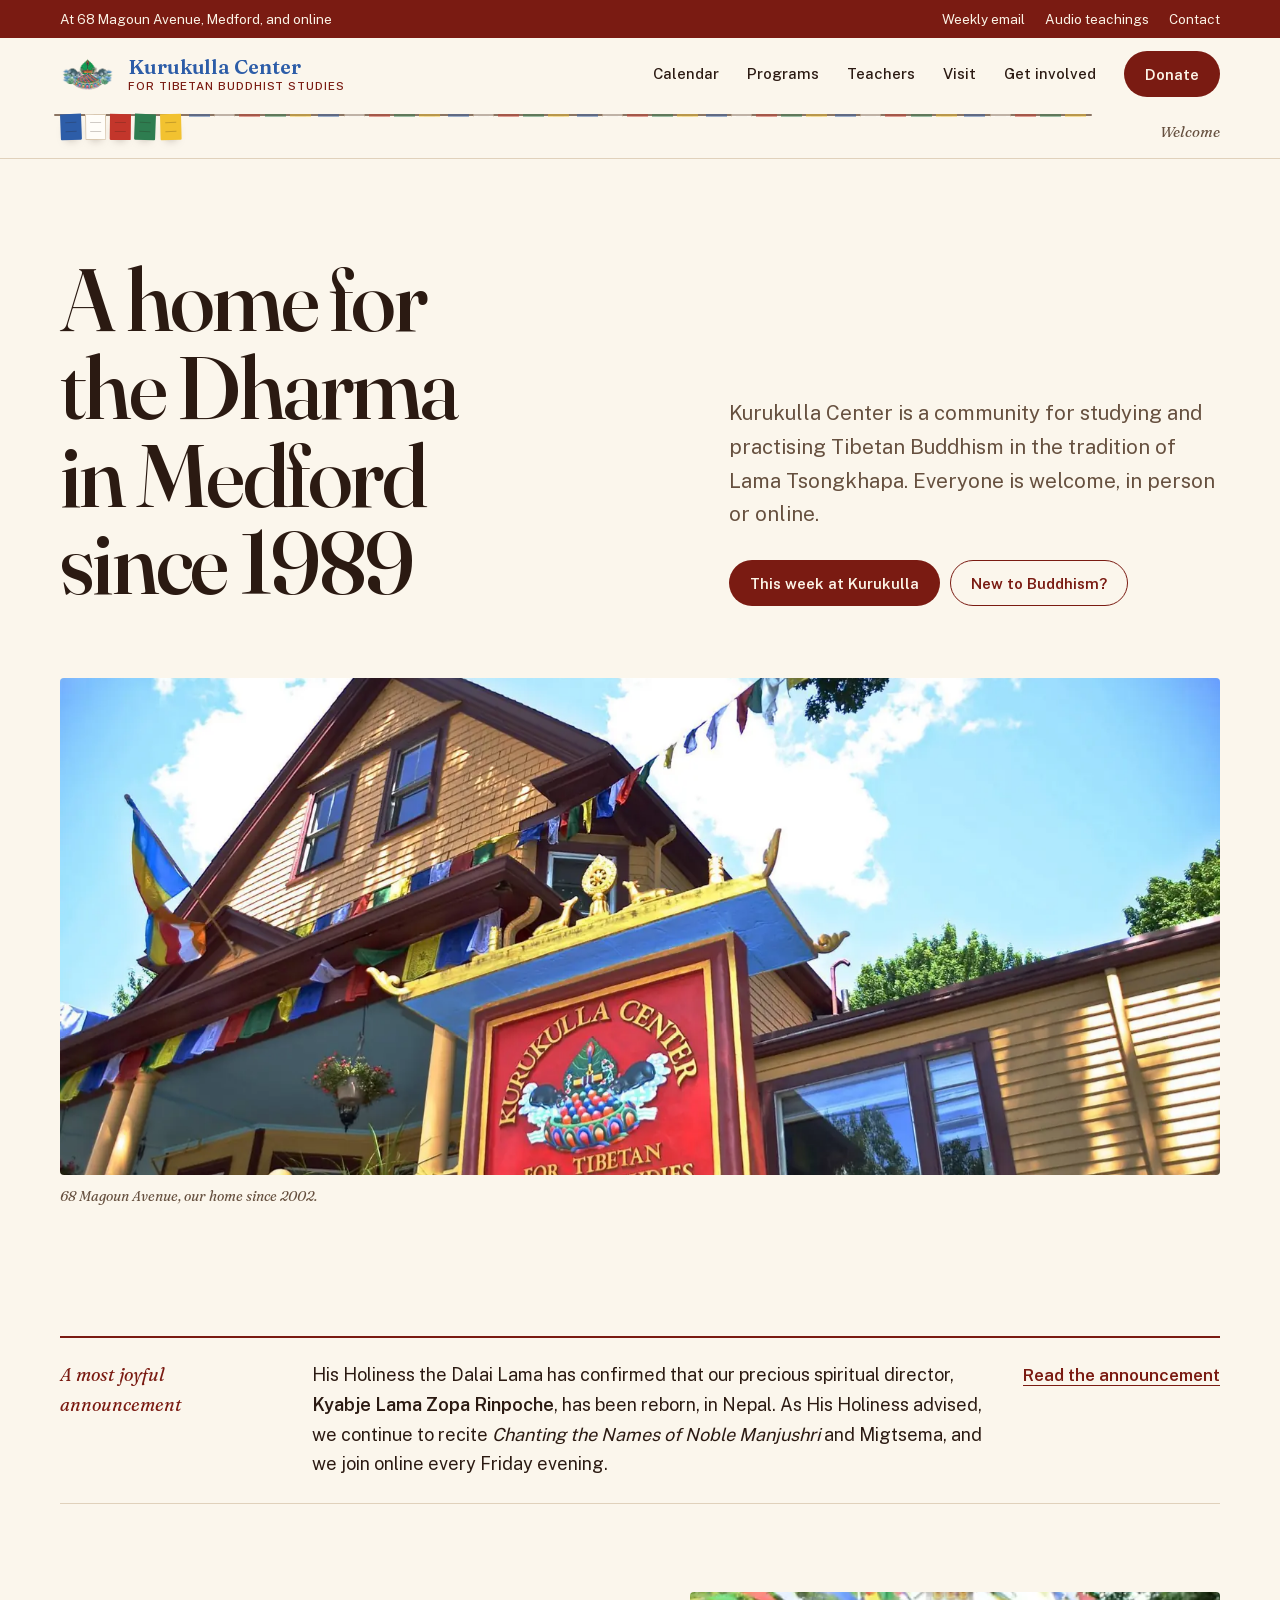
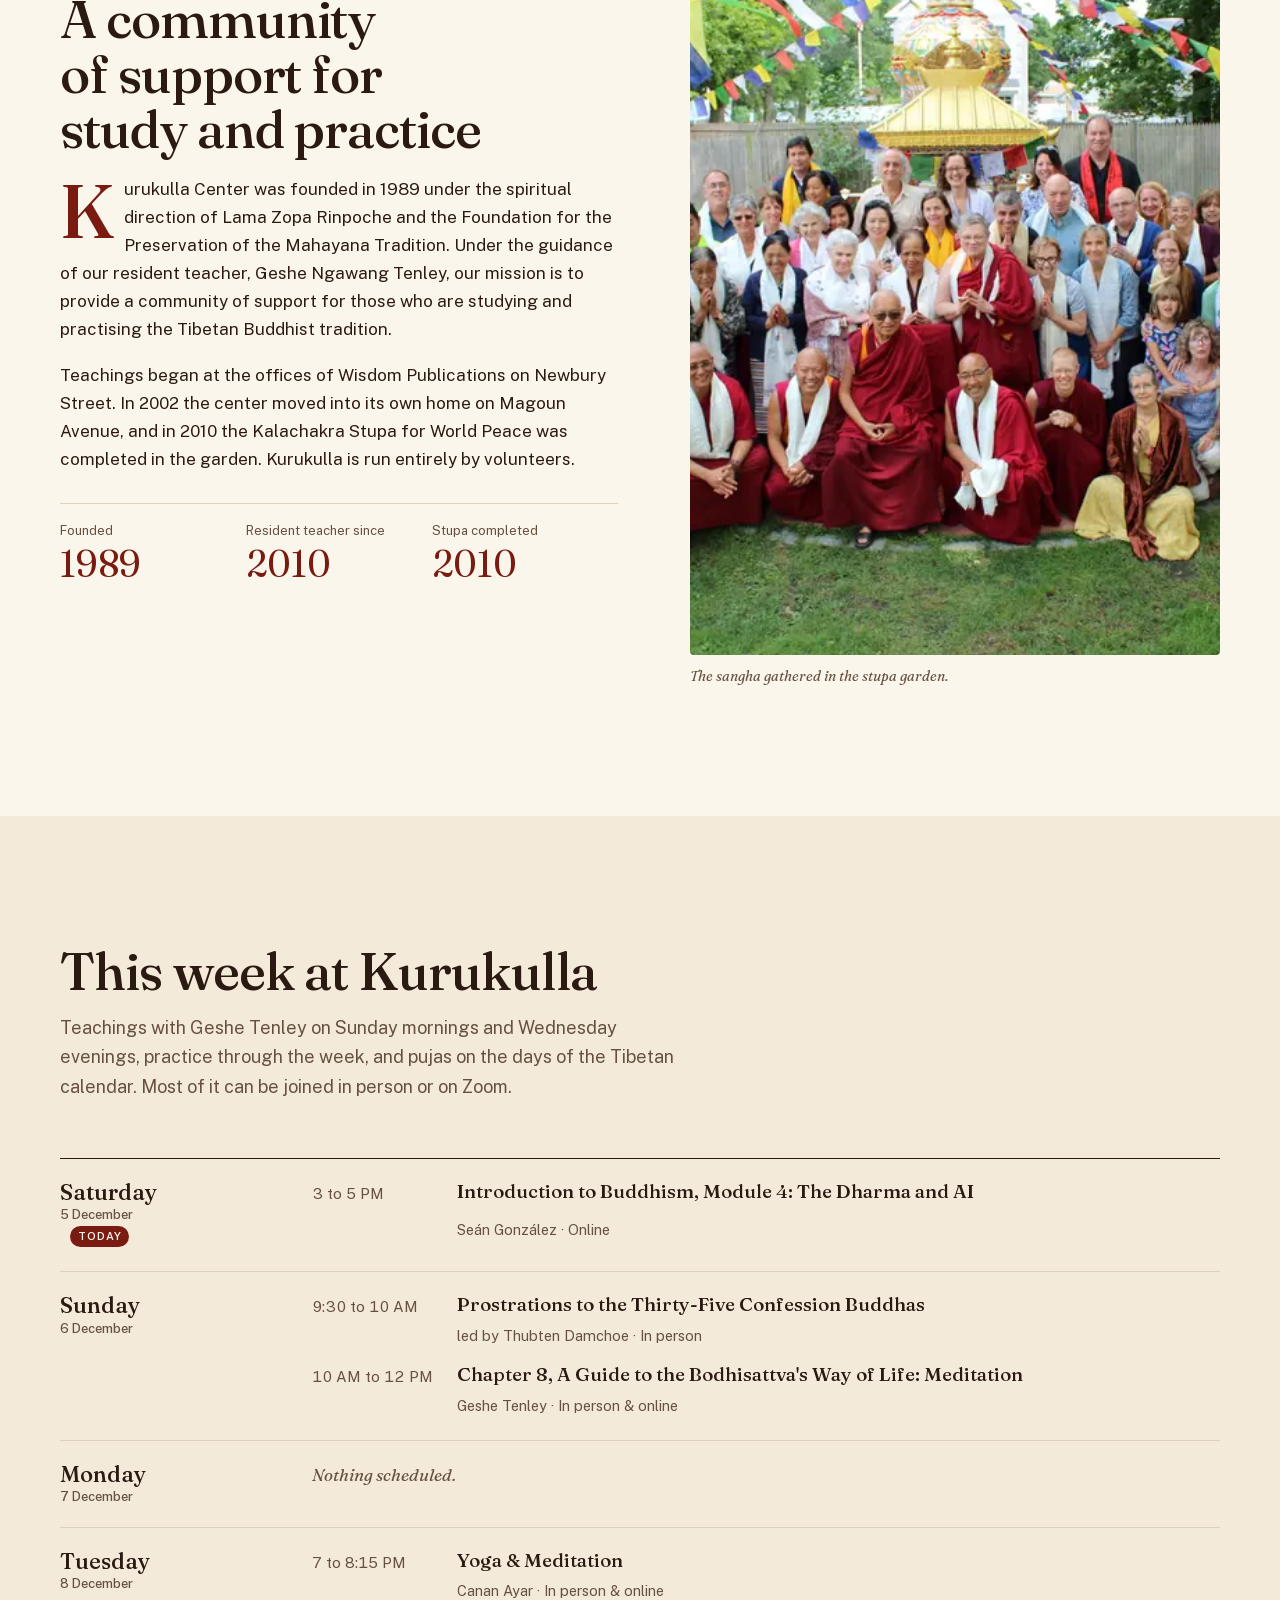
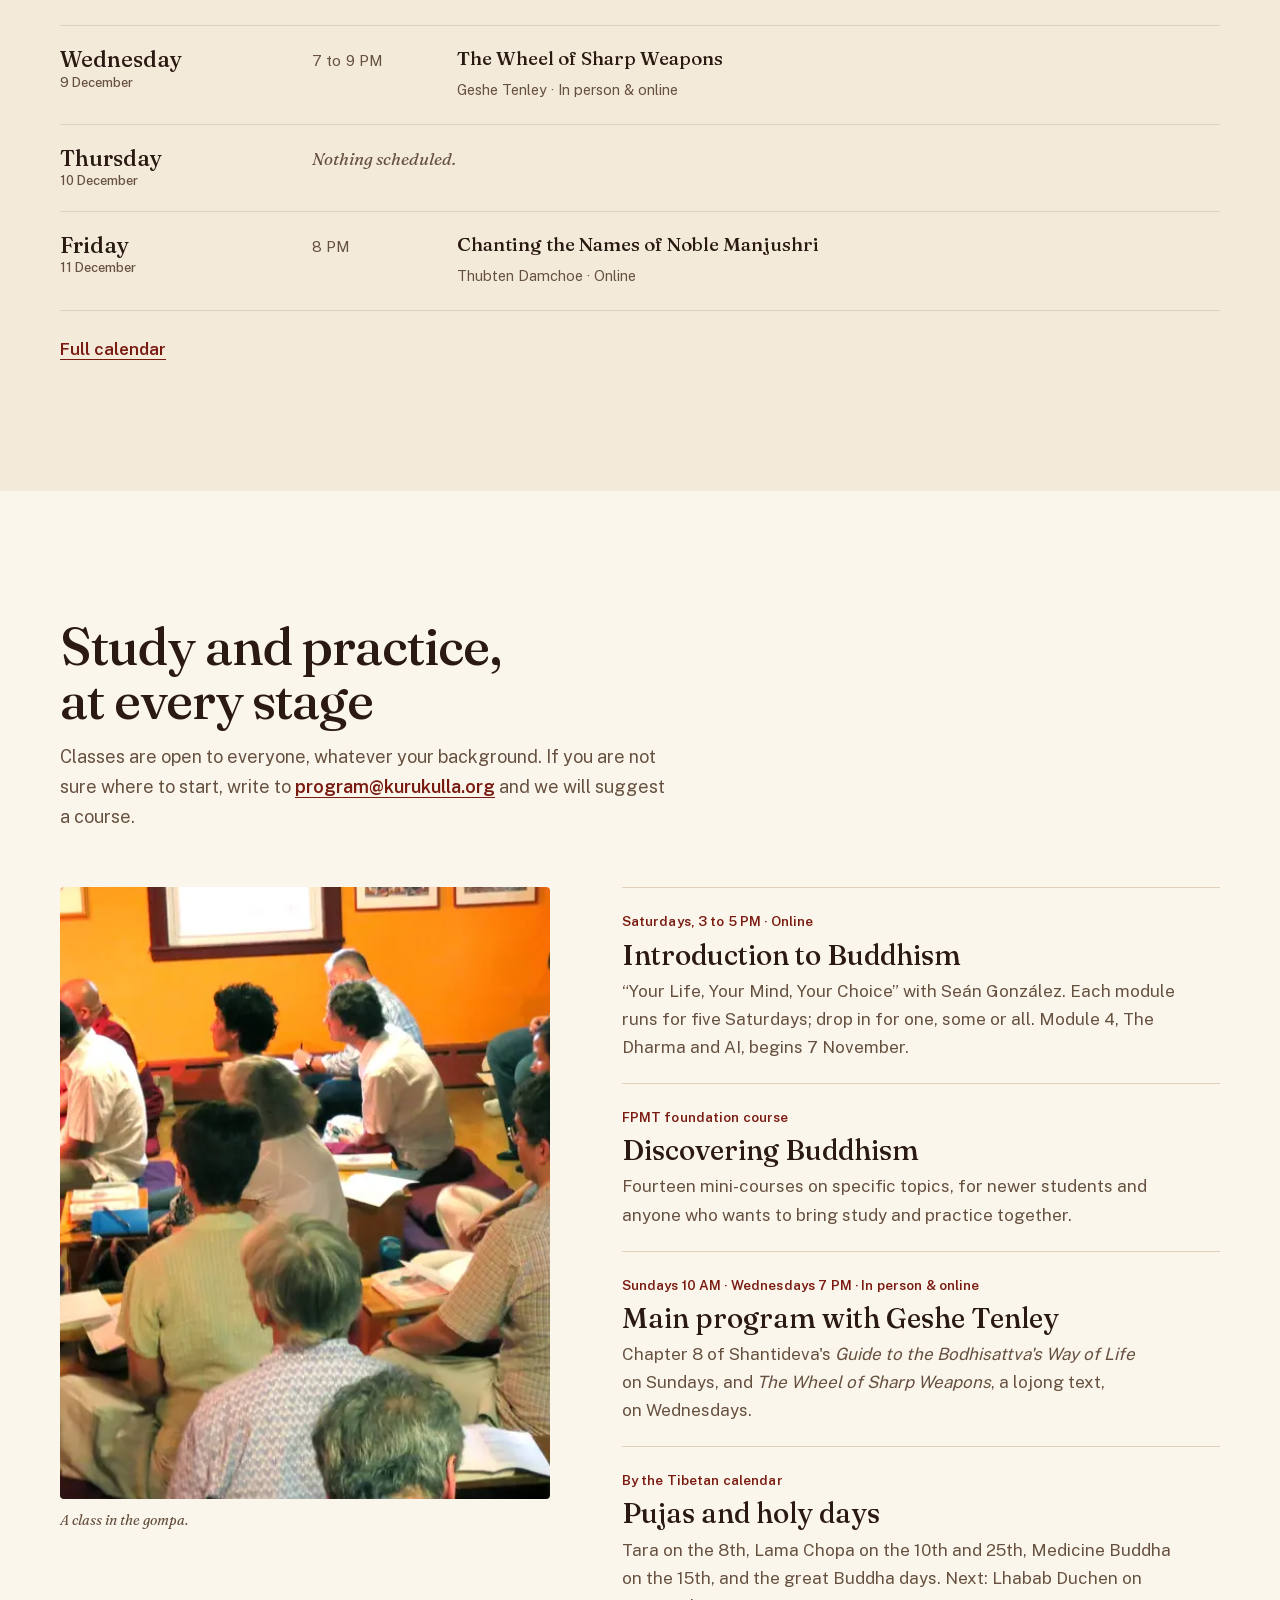
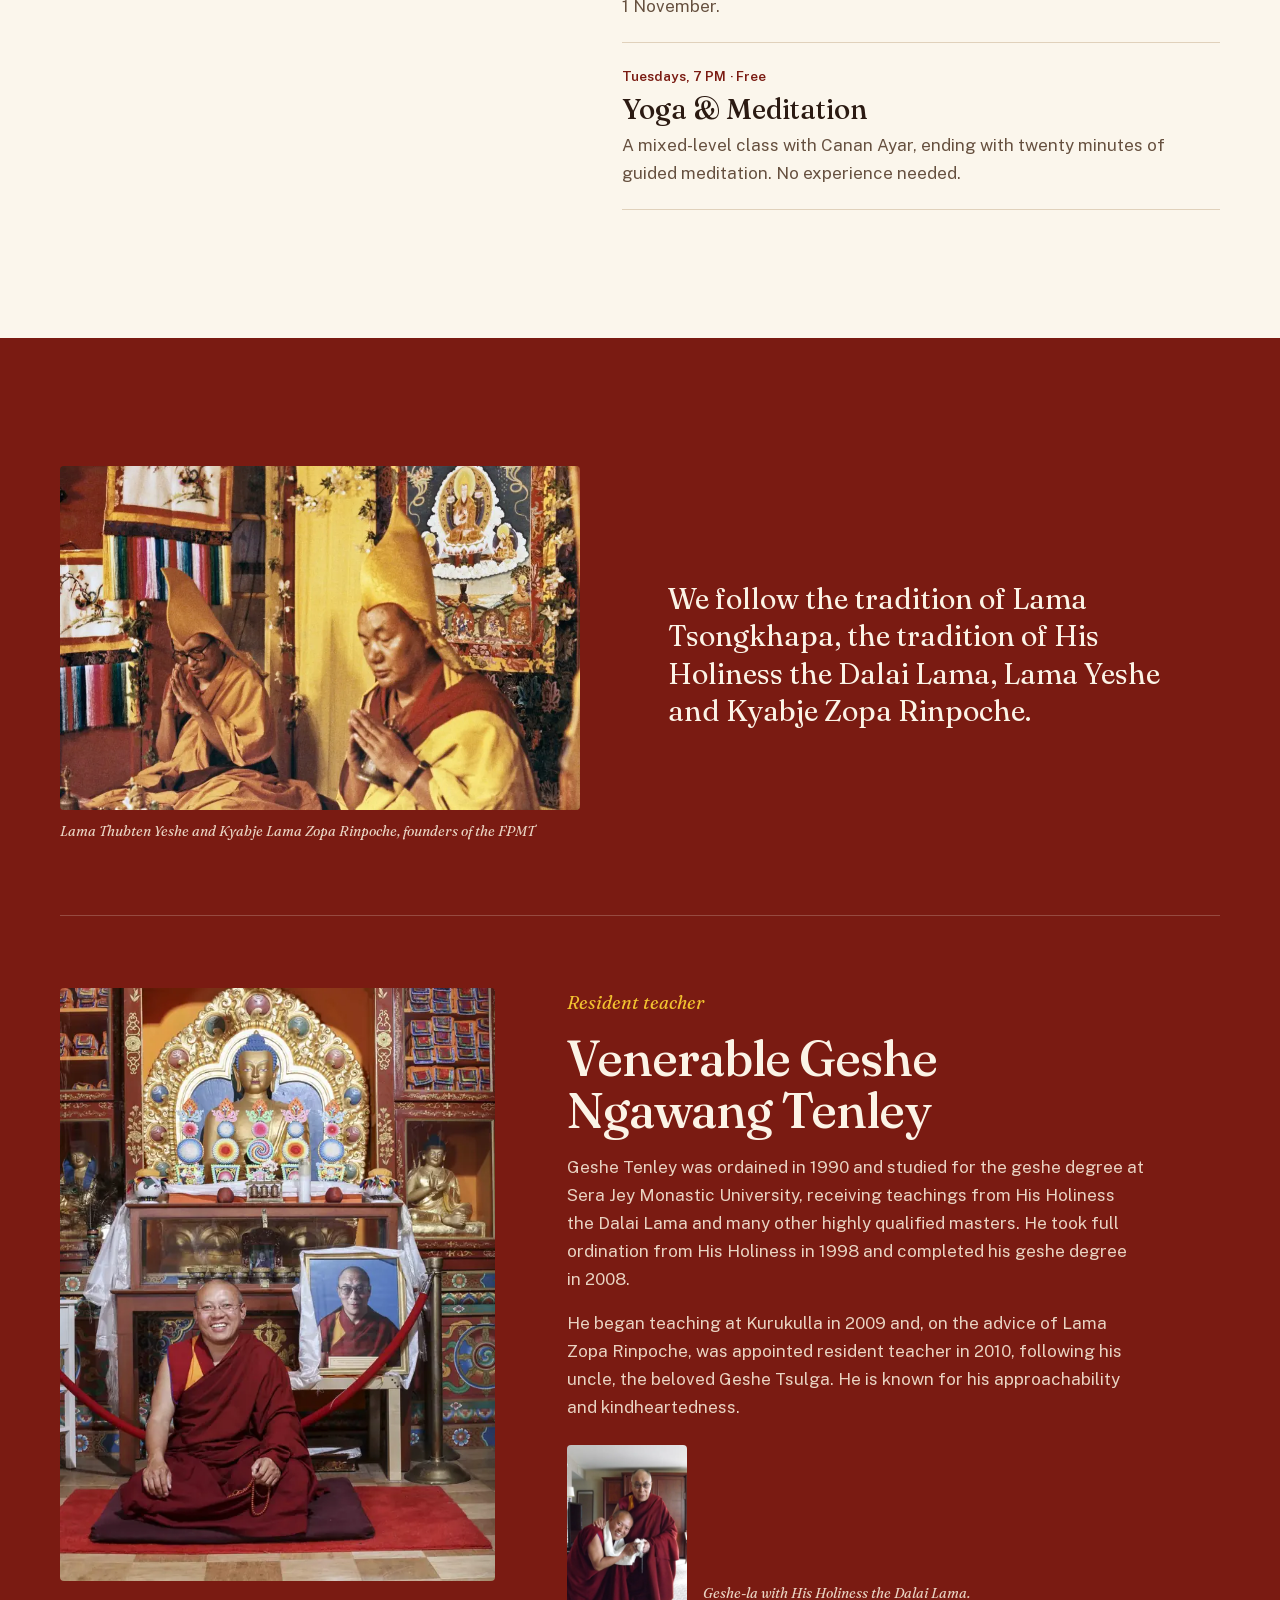
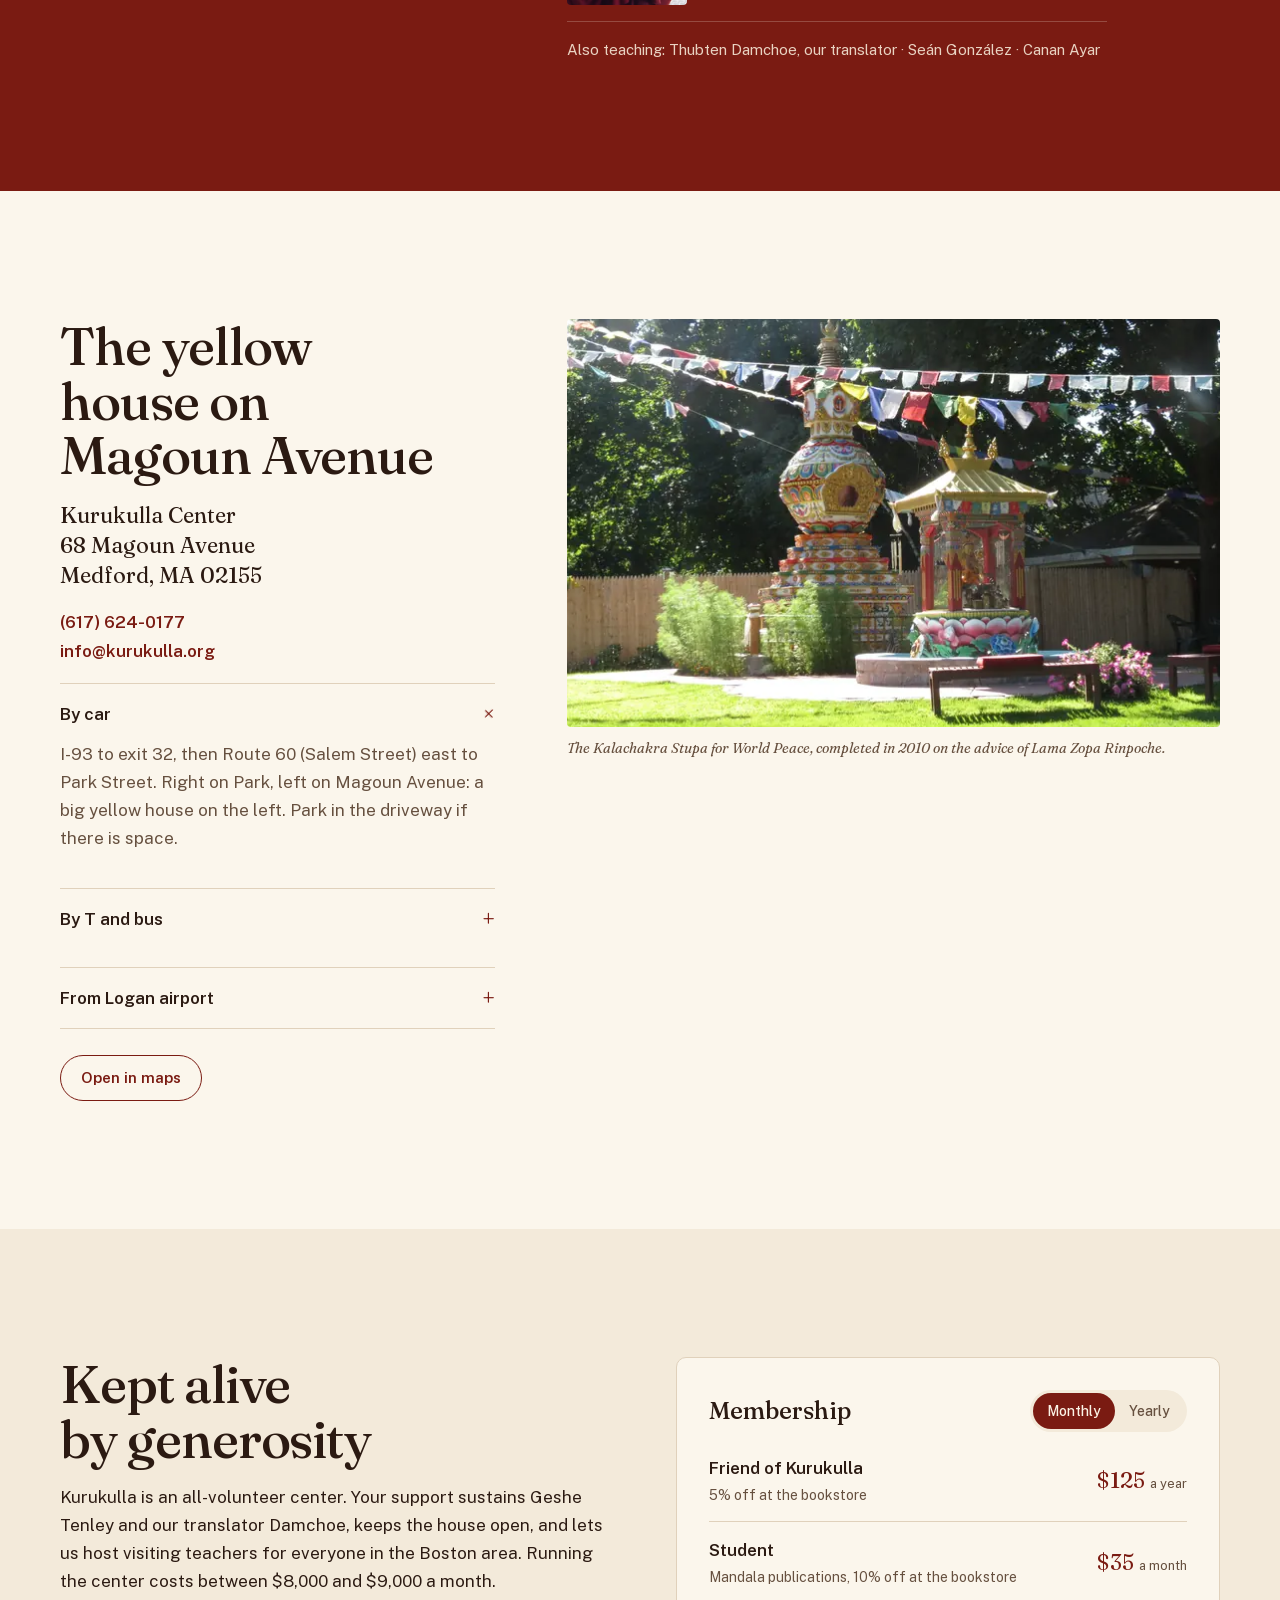
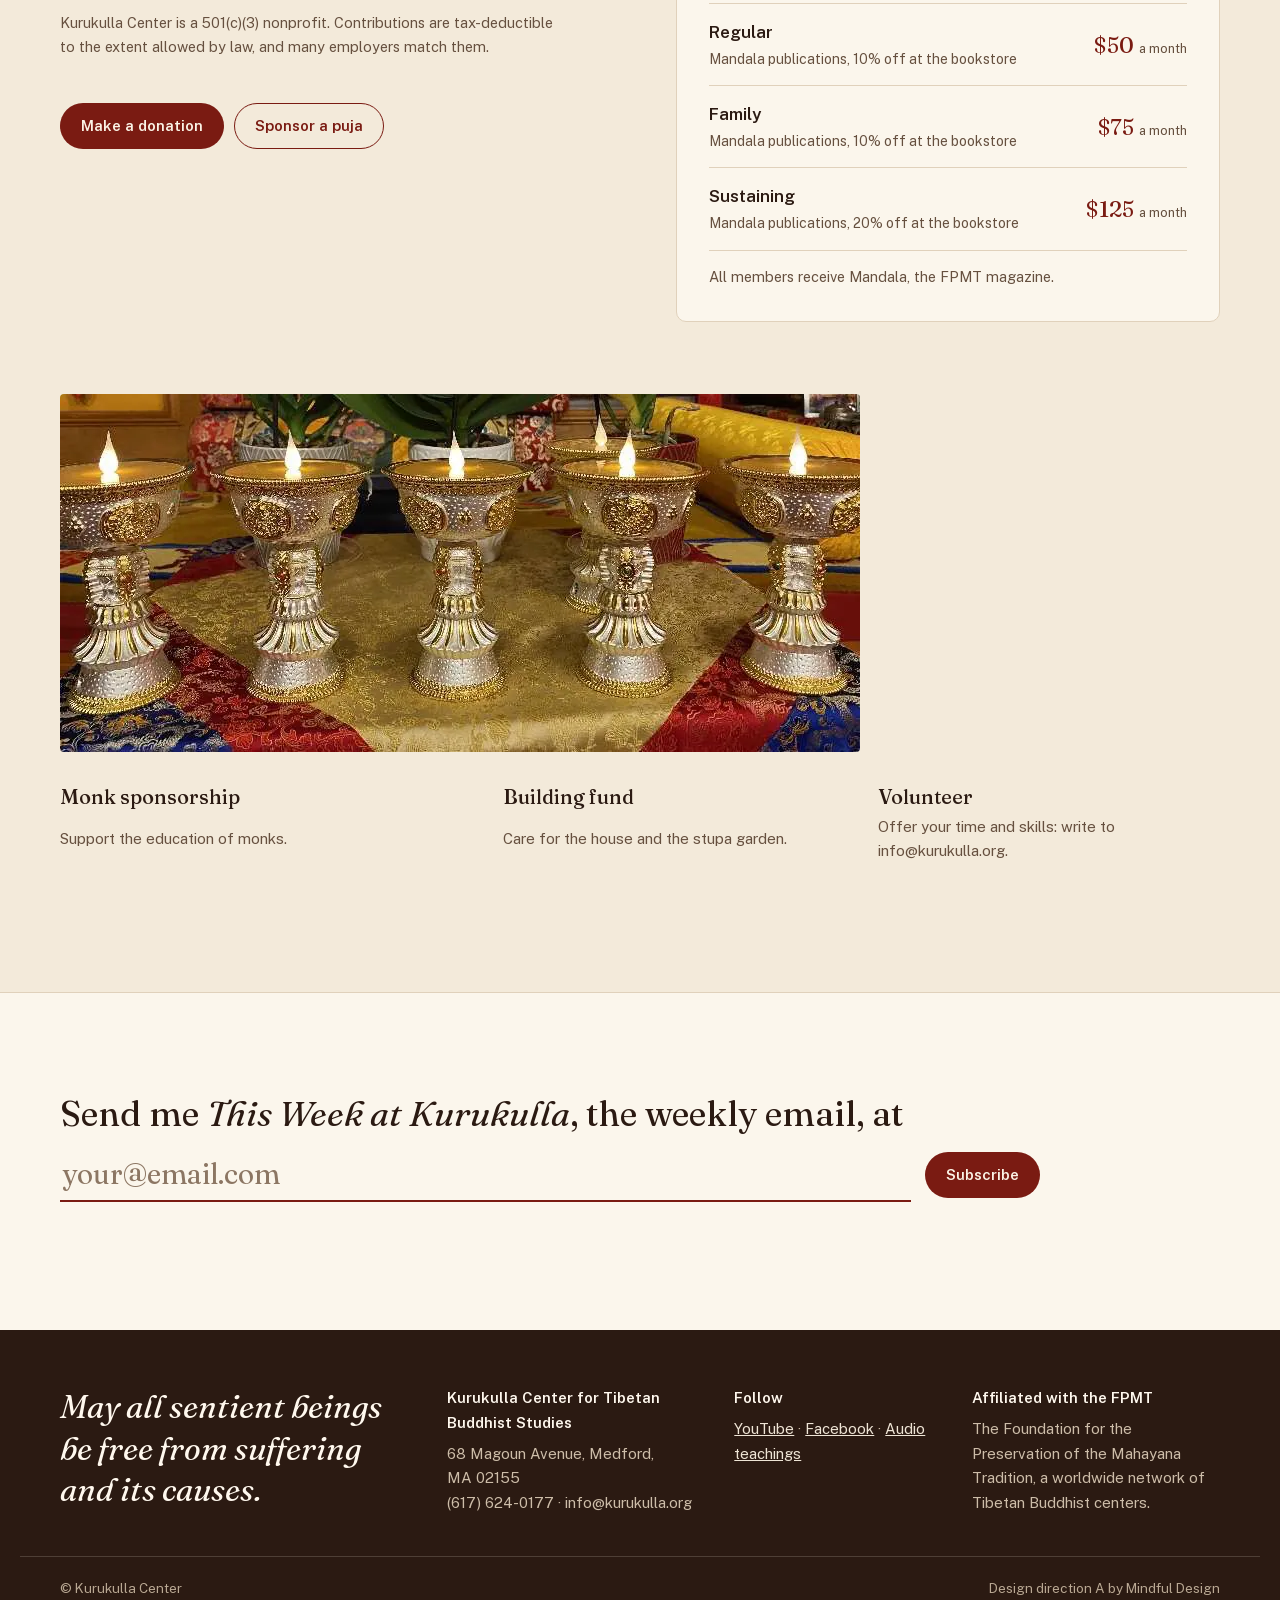
<file: a/home.html>
<!doctype html>
<html lang="en">
<head>
<meta charset="utf-8">
<meta name="viewport" content="width=device-width, initial-scale=1, viewport-fit=cover">
<meta name="robots" content="noindex, nofollow">
<title>Kurukulla Center · Direction A · Hearth</title>
<meta name="description" content="Design direction A for Kurukulla Center for Tibetan Buddhist Studies, Medford. Prepared by Mindful Design.">
<link rel="icon" href="../assets/img/emblem-240.webp" type="image/webp">
<link rel="preload" href="../assets/fonts/fraunces-normal-400-600.woff2" as="font" type="font/woff2" crossorigin>
<link rel="preload" href="../assets/fonts/public-sans-normal-400-600.woff2" as="font" type="font/woff2" crossorigin>
<link rel="stylesheet" href="../assets/fonts/fonts.css">
<link rel="preload" as="image" href="../assets/img/house.webp" imagesrcset="../assets/img/house-800.webp 800w, ../assets/img/house.webp 1600w" imagesizes="100vw">
<link rel="stylesheet" href="style.css">
<script src="../assets/data.js" defer></script>
<script src="app.js" defer></script>
</head>
<body>
<a class="skip" href="#main">Skip to content</a>

<div class="service">
  <div class="wrap">
    <span>At 68 Magoun Avenue, Medford, and online</span>
    <nav aria-label="Service"><a href="#newsletter">Weekly email</a><a href="#">Audio teachings</a><a href="#visit">Contact</a></nav>
  </div>
</div>

<header class="mast" id="top">
  <div class="wrap mast-row">
    <a class="brand" href="#top" aria-label="Kurukulla Center for Tibetan Buddhist Studies, home">
      <img src="../assets/img/emblem-240.webp" alt="" width="64" height="46">
      <span class="brand-name">Kurukulla Center<small>for Tibetan Buddhist Studies</small></span>
    </a>
    <nav class="primary" aria-label="Main">
      <a href="#week">Calendar</a><a href="#study">Programs</a><a href="#teacher">Teachers</a><a href="#visit">Visit</a><a href="#support">Get involved</a>
    </nav>
    <a class="btn btn-maroon donate" href="#support">Donate</a>
    <button class="menu-btn" type="button" aria-expanded="false" aria-controls="mnav"><span class="sr">Menu</span><svg viewBox="0 0 24 24" aria-hidden="true"><path d="M4 7h16M4 12h16M4 17h16"/></svg></button>
  </div>
  <nav class="mnav" id="mnav" aria-label="Mobile" hidden>
    <a href="#week">Calendar</a><a href="#study">Programs</a><a href="#teacher">Teachers</a><a href="#visit">Visit</a><a href="#support">Get involved</a><a href="#newsletter">Weekly email</a>
  </nav>
  <!-- Signature: a prayer-flag line. One flag per chapter, hung as you reach it. It is also the chapter navigation. -->
  <nav class="flags" aria-label="Chapters">
    <ol class="flag-line" id="flagLine"></ol>
    <p class="flag-now" aria-live="polite"><span id="flagNow">Welcome</span></p>
  </nav>
</header>

<main id="main">
  <section class="title" data-chapter="Welcome" aria-labelledby="t-h">
    <div class="wrap title-grid">
      <h1 id="t-h">A home for the Dharma in Medford since 1989</h1>
      <div class="title-side">
        <p class="lede">Kurukulla Center is a community for studying and practising Tibetan Buddhism in the tradition of Lama Tsongkhapa. Everyone is welcome, in person or online.</p>
        <div class="cta-row"><a class="btn btn-maroon" href="#week">This week at Kurukulla</a><a class="btn btn-line" href="#study">New to Buddhism?</a></div>
      </div>
    </div>
    <figure class="plate wrap" data-reveal>
      <div class="plate-frame"><img data-parallax="0.12" src="../assets/img/house.webp" srcset="../assets/img/house-800.webp 800w, ../assets/img/house.webp 1600w" sizes="(min-width: 1240px) 1200px, 100vw" alt="The yellow house of Kurukulla Center on Magoun Avenue, with prayer flags and the center's painted sign" width="1600" height="1060" fetchpriority="high"></div>
      <figcaption>68 Magoun Avenue, our home since 2002.</figcaption>
    </figure>
  </section>

  <!-- I -->
  <section class="chapter" id="welcome" data-chapter="About the center" aria-labelledby="w-h">
    <div class="wrap">
      <aside class="notice" data-reveal>
        <p class="notice-k">A most joyful announcement</p>
        <p>His Holiness the Dalai Lama has confirmed that our precious spiritual director, <b>Kyabje Lama Zopa Rinpoche</b>, has been reborn, in Nepal. As His Holiness advised, we continue to recite <i>Chanting the Names of Noble Manjushri</i> and Migtsema, and we join online every Friday evening.</p>
        <a class="link" href="#">Read the announcement</a>
      </aside>
      <div class="spread">
        <div class="spread-text" data-reveal>
          <h2 id="w-h">A community of support for study and practice</h2>
          <p class="drop">Kurukulla Center was founded in 1989 under the spiritual direction of Lama Zopa Rinpoche and the Foundation for the Preservation of the Mahayana Tradition. Under the guidance of our resident teacher, Geshe Ngawang Tenley, our mission is to provide a community of support for those who are studying and practising the Tibetan Buddhist tradition.</p>
          <p>Teachings began at the offices of Wisdom Publications on Newbury Street. In 2002 the center moved into its own home on Magoun Avenue, and in 2010 the Kalachakra Stupa for World Peace was completed in the garden. Kurukulla is run entirely by volunteers.</p>
          <dl class="facts">
            <div><dt>Founded</dt><dd>1989</dd></div>
            <div><dt>Resident teacher since</dt><dd>2010</dd></div>
            <div><dt>Stupa completed</dt><dd>2010</dd></div>
          </dl>
        </div>
        <figure class="spread-media" data-reveal>
          <div class="frame-tall"><img data-parallax="0.08" src="../assets/img/sangha-800.webp" srcset="../assets/img/sangha-800.webp 800w, ../assets/img/sangha.webp 1600w" sizes="(min-width: 960px) 40vw, 100vw" alt="The Kurukulla community with monks and lamas gathered on the lawn in front of the stupa" loading="lazy" width="1600" height="1067"></div>
          <figcaption>The sangha gathered in the stupa garden.</figcaption>
        </figure>
      </div>
    </div>
  </section>

  <!-- II -->
  <section class="chapter paper-2" id="week" data-chapter="This week" aria-labelledby="wk-h">
    <div class="wrap">
      <header class="ch-head" data-reveal>
        <h2 id="wk-h">This week at Kurukulla</h2>
        <p>Teachings with Geshe Tenley on Sunday mornings and Wednesday evenings, practice through the week, and pujas on the days of the Tibetan calendar. Most of it can be joined in person or on Zoom.</p>
      </header>
      <div class="week" id="weekList" aria-live="polite"></div>
      <p class="after"><a class="link" href="#">Full calendar</a></p>
    </div>
  </section>

  <!-- III -->
  <section class="chapter" id="study" data-chapter="Study &amp; practice" aria-labelledby="s-h">
    <div class="wrap">
      <header class="ch-head" data-reveal>
        <h2 id="s-h">Study and practice, at every stage</h2>
        <p>Classes are open to everyone, whatever your background. If you are not sure where to start, write to <a class="link" href="mailto:program@kurukulla.org">program@kurukulla.org</a> and we will suggest a course.</p>
      </header>
      <div class="study">
        <figure class="study-media" data-reveal>
          <div class="frame-wide"><img data-parallax="0.08" src="../assets/img/class.webp" alt="Students seated in the gompa during a class, many with texts open" loading="lazy" width="1200" height="663"></div>
          <figcaption>A class in the gompa.</figcaption>
        </figure>
        <ol class="paths">
          <li data-reveal>
            <p class="when">Saturdays, 3 to 5 PM · Online</p>
            <h3>Introduction to Buddhism</h3>
            <p>“Your Life, Your Mind, Your Choice” with Seán González. Each module runs for five Saturdays; drop in for one, some or all. Module 4, The Dharma and AI, begins 7 November.</p>
          </li>
          <li data-reveal>
            <p class="when">FPMT foundation course</p>
            <h3>Discovering Buddhism</h3>
            <p>Fourteen mini-courses on specific topics, for newer students and anyone who wants to bring study and practice together.</p>
          </li>
          <li data-reveal>
            <p class="when">Sundays 10 AM · Wednesdays 7 PM · In person &amp; online</p>
            <h3>Main program with Geshe Tenley</h3>
            <p>Chapter 8 of Shantideva's <i>Guide to the Bodhisattva's Way of Life</i> on Sundays, and <i>The Wheel of Sharp Weapons</i>, a lojong text, on Wednesdays.</p>
          </li>
          <li data-reveal>
            <p class="when">By the Tibetan calendar</p>
            <h3>Pujas and holy days</h3>
            <p>Tara on the 8th, Lama Chopa on the 10th and 25th, Medicine Buddha on the 15th, and the great Buddha days. Next: Lhabab Duchen on 1 November.</p>
          </li>
          <li data-reveal>
            <p class="when">Tuesdays, 7 PM · Free</p>
            <h3>Yoga &amp; Meditation</h3>
            <p>A mixed-level class with Canan Ayar, ending with twenty minutes of guided meditation. No experience needed.</p>
          </li>
        </ol>
      </div>
    </div>
  </section>

  <!-- IV -->
  <section class="chapter maroon" id="teacher" data-chapter="Our teacher" aria-labelledby="g-h">
    <div class="wrap">
      <div class="lineage" data-reveal>
        <figure>
          <img src="../assets/img/lzr-ly.webp" alt="Lama Thubten Yeshe and Kyabje Lama Zopa Rinpoche" loading="lazy" width="1024" height="675">
          <figcaption>Lama Thubten Yeshe and Kyabje Lama Zopa Rinpoche, founders of the FPMT</figcaption>
        </figure>
        <p>We follow the tradition of Lama Tsongkhapa, the tradition of His Holiness the Dalai Lama, Lama Yeshe and Kyabje Zopa Rinpoche.</p>
      </div>
      <div class="teacher">
        <figure class="teacher-portrait" data-reveal>
          <img src="../assets/img/geshe-throne-600.webp" srcset="../assets/img/geshe-throne-600.webp 600w, ../assets/img/geshe-throne.webp 1100w" sizes="(min-width: 960px) 34vw, 90vw" alt="Geshe Tenley seated on the teaching throne in the gompa, in front of the altar" loading="lazy" width="1100" height="1500">
        </figure>
        <div class="teacher-text" data-reveal>
          <p class="kicker">Resident teacher</p>
          <h2 id="g-h">Venerable Geshe Ngawang Tenley</h2>
          <p>Geshe Tenley was ordained in 1990 and studied for the geshe degree at Sera Jey Monastic University, receiving teachings from His Holiness the Dalai Lama and many other highly qualified masters. He took full ordination from His Holiness in 1998 and completed his geshe degree in 2008.</p>
          <p>He began teaching at Kurukulla in 2009 and, on the advice of Lama Zopa Rinpoche, was appointed resident teacher in 2010, following his uncle, the beloved Geshe Tsulga. He is known for his approachability and kindheartedness.</p>
          <figure class="inset">
            <img src="../assets/img/geshe-hhdl-600.webp" alt="Geshe Tenley with His Holiness the Dalai Lama" loading="lazy" width="600" height="800">
            <figcaption>Geshe-la with His Holiness the Dalai Lama.</figcaption>
          </figure>
          <p class="also">Also teaching: Thubten Damchoe, our translator · Seán González · Canan Ayar</p>
        </div>
      </div>
    </div>
  </section>

  <!-- V -->
  <section class="chapter" id="visit" data-chapter="Visit" aria-labelledby="v-h">
    <div class="wrap visit">
      <div class="visit-text" data-reveal>
        <h2 id="v-h">The yellow house on Magoun Avenue</h2>
        <address>Kurukulla Center<br>68 Magoun Avenue<br>Medford, MA 02155</address>
        <p class="contact"><a href="tel:+16176240177">(617) 624-0177</a><br><a href="mailto:info@kurukulla.org">info@kurukulla.org</a></p>
        <details open>
          <summary>By car</summary>
          <p>I-93 to exit 32, then Route 60 (Salem Street) east to Park Street. Right on Park, left on Magoun Avenue: a big yellow house on the left. Park in the driveway if there is space.</p>
        </details>
        <details>
          <summary>By T and bus</summary>
          <p>Orange Line to Wellington, then the 134 bus to Pembroke and Riverside, and walk two blocks. Or a 10 to 15 minute walk from Medford Square (buses 94, 95, 96).</p>
        </details>
        <details>
          <summary>From Logan airport</summary>
          <p>Blue Line to State, then the Orange Line outbound to Wellington. A taxi takes about 20 minutes without traffic.</p>
        </details>
        <a class="btn btn-line" href="https://www.openstreetmap.org/search?query=68%20Magoun%20Avenue%20Medford%20MA" rel="noopener">Open in maps</a>
      </div>
      <figure class="visit-media" data-reveal>
        <div class="frame-stupa"><img data-parallax="0.06" src="../assets/img/stupa-garden-800.webp" srcset="../assets/img/stupa-garden-800.webp 800w, ../assets/img/stupa-garden.webp 1800w" sizes="(min-width: 960px) 55vw, 100vw" alt="The Kalachakra Stupa for World Peace and the Tara shrine in the garden, under prayer flags" loading="lazy" width="1800" height="1012"></div>
        <figcaption>The Kalachakra Stupa for World Peace, completed in 2010 on the advice of Lama Zopa Rinpoche.</figcaption>
      </figure>
    </div>
  </section>

  <!-- VI -->
  <section class="chapter paper-2" id="support" data-chapter="Support" aria-labelledby="d-h">
    <div class="wrap">
      <div class="support">
        <div class="support-text" data-reveal>
          <h2 id="d-h">Kept alive by generosity</h2>
          <p>Kurukulla is an all-volunteer center. Your support sustains Geshe Tenley and our translator Damchoe, keeps the house open, and lets us host visiting teachers for everyone in the Boston area. Running the center costs between $8,000 and $9,000 a month.</p>
          <p class="small">Kurukulla Center is a 501(c)(3) nonprofit. Contributions are tax-deductible to the extent allowed by law, and many employers match them.</p>
          <div class="cta-row"><a class="btn btn-maroon" href="#">Make a donation</a><a class="btn btn-line" href="#">Sponsor a puja</a></div>
        </div>
        <div class="tiers" data-reveal>
          <div class="tiers-head">
            <h3>Membership</h3>
            <div class="seg" role="group" aria-label="Show prices">
              <button type="button" data-per="month" aria-pressed="true">Monthly</button>
              <button type="button" data-per="year" aria-pressed="false">Yearly</button>
            </div>
          </div>
          <ul id="tierList"></ul>
          <p class="small">All members receive Mandala, the FPMT magazine.</p>
        </div>
      </div>
      <figure class="lamps" data-reveal>
        <img src="../assets/img/butter-lamps.webp" alt="A row of lit butter lamps on the altar" loading="lazy" width="800" height="358">
      </figure>
      <ul class="ways">
        <li><b>Monk sponsorship</b><span>Support the education of monks.</span></li>
        <li><b>Building fund</b><span>Care for the house and the stupa garden.</span></li>
        <li><b>Volunteer</b><span>Offer your time and skills: write to info@kurukulla.org.</span></li>
      </ul>
    </div>
  </section>

  <!-- Colophon -->
  <section class="chapter colophon" id="newsletter" data-chapter="Stay in touch" aria-labelledby="n-h">
    <div class="wrap">
      <h2 id="n-h" class="sr">Weekly email</h2>
      <form class="inline-form" data-reveal novalidate>
        <label for="nl-email">Send me <i>This Week at Kurukulla</i>, the weekly email, at</label>
        <input id="nl-email" type="email" name="email" autocomplete="email" placeholder="your@email.com" required>
        <button class="btn btn-maroon" type="submit">Subscribe</button>
        <p class="form-msg" role="status"></p>
      </form>
    </div>
  </section>
</main>

<footer class="foot">
  <div class="wrap foot-grid">
    <p class="dedication">May all sentient beings be free from suffering and its causes.</p>
    <div>
      <b>Kurukulla Center for Tibetan Buddhist Studies</b>
      <p>68 Magoun Avenue, Medford, MA 02155<br>(617) 624-0177 · info@kurukulla.org</p>
    </div>
    <div>
      <b>Follow</b>
      <p><a href="#">YouTube</a> · <a href="#">Facebook</a> · <a href="#">Audio teachings</a></p>
    </div>
    <div>
      <b>Affiliated with the FPMT</b>
      <p>The Foundation for the Preservation of the Mahayana Tradition, a worldwide network of Tibetan Buddhist centers.</p>
    </div>
  </div>
  <div class="wrap foot-base"><span>© Kurukulla Center</span><span>Design direction A by Mindful Design</span></div>
</footer>
</body>
</html>
</file>
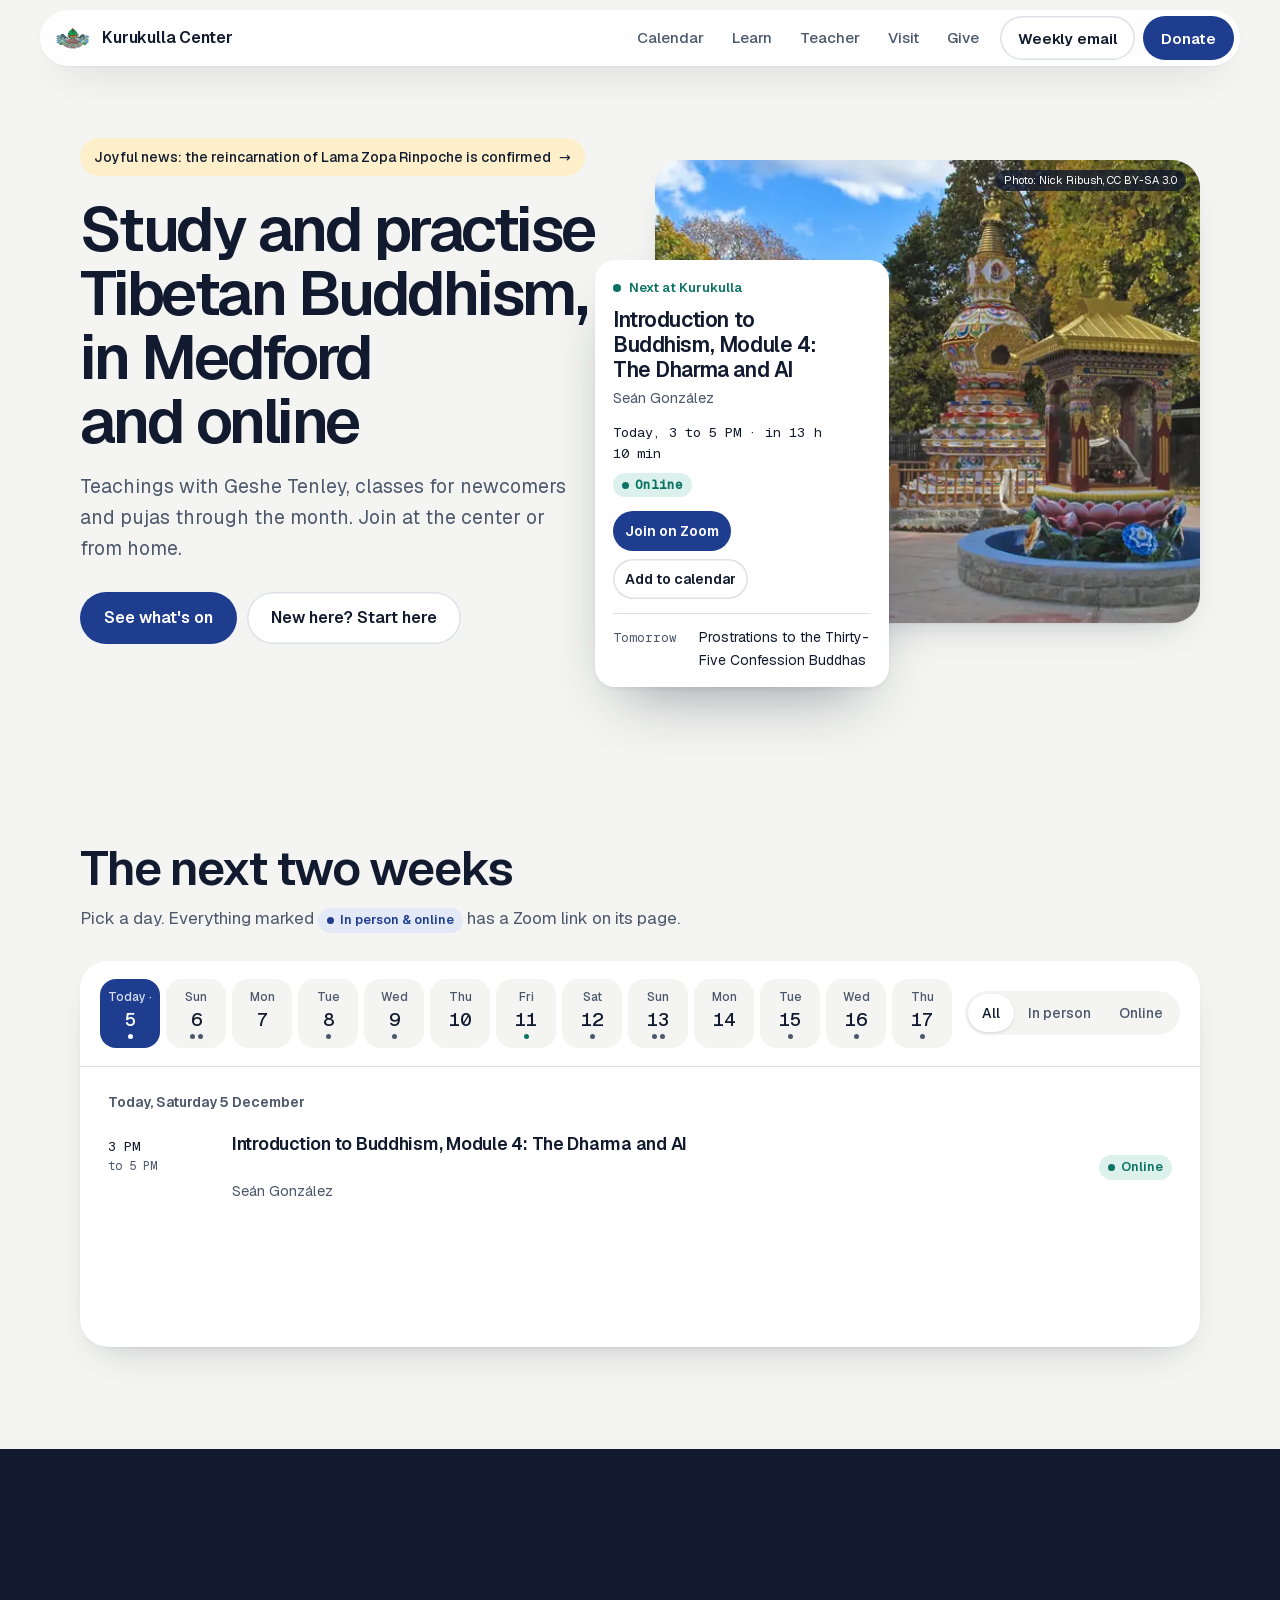
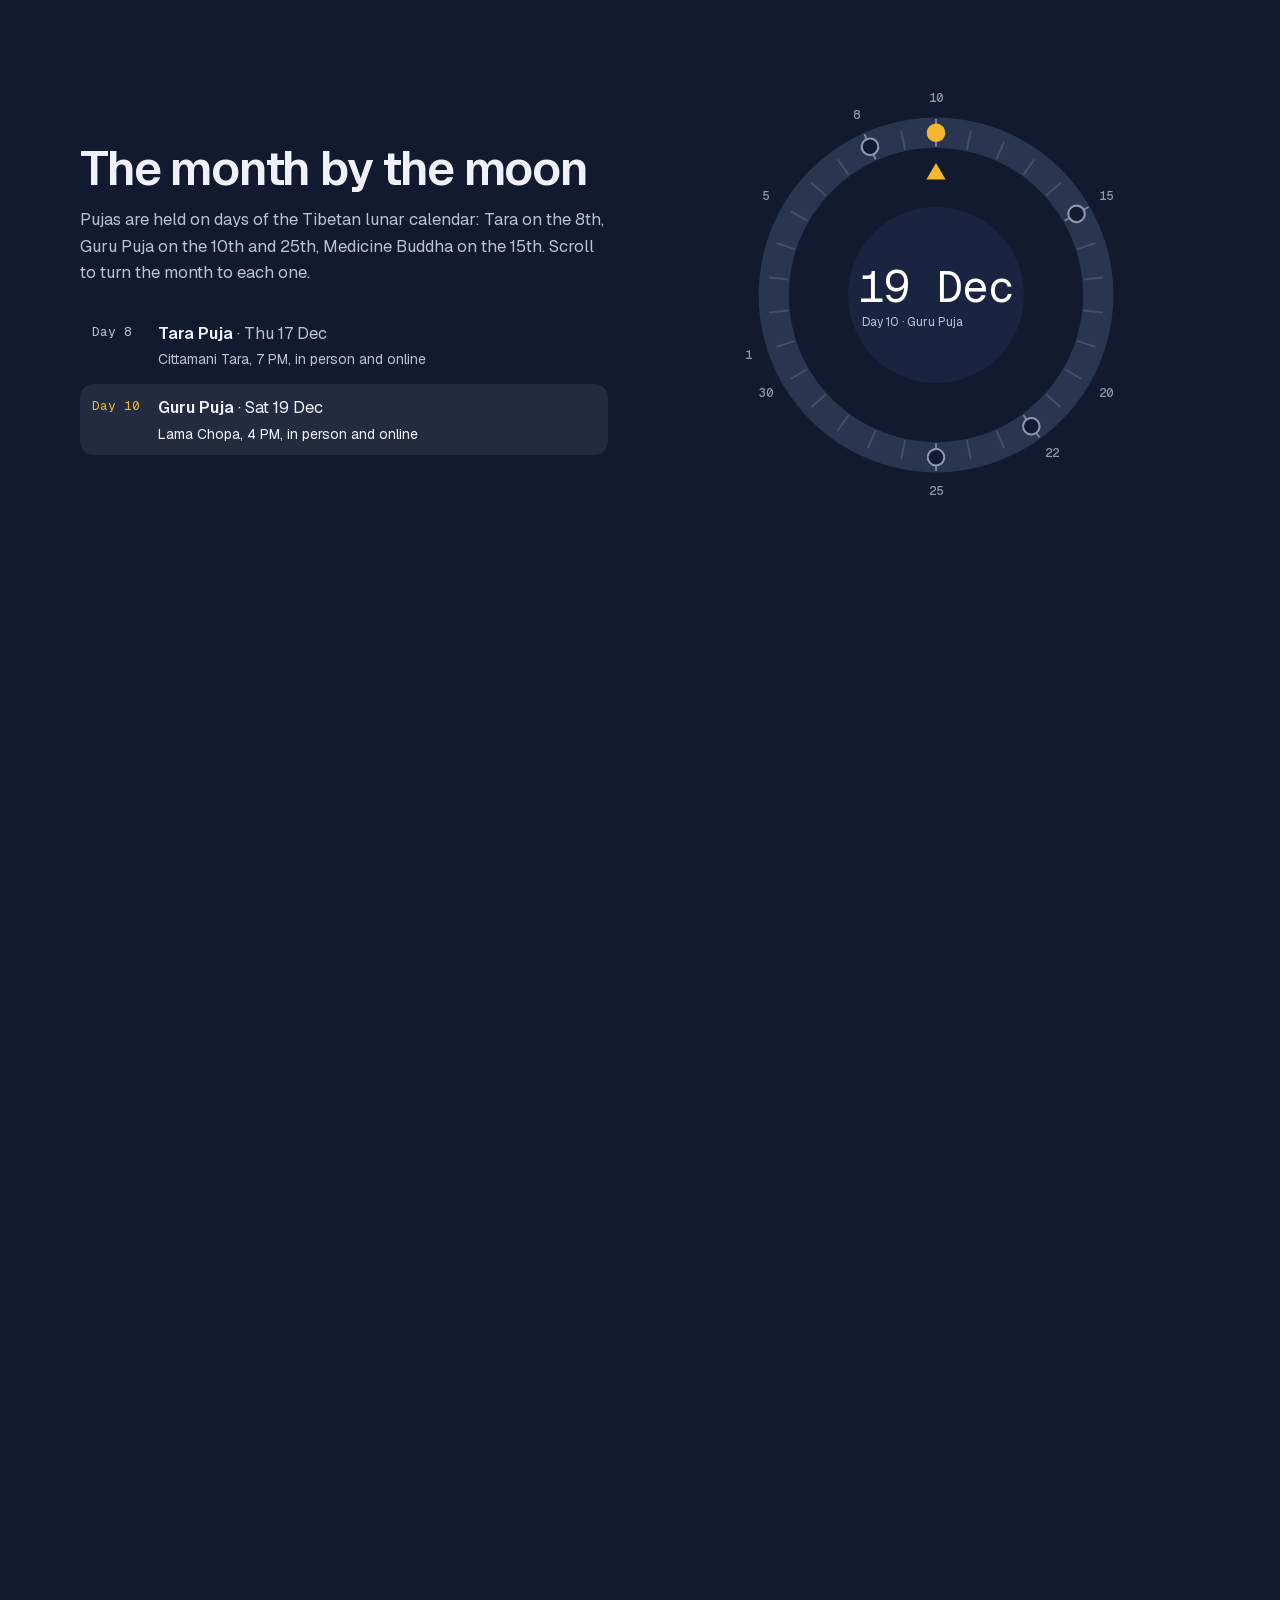
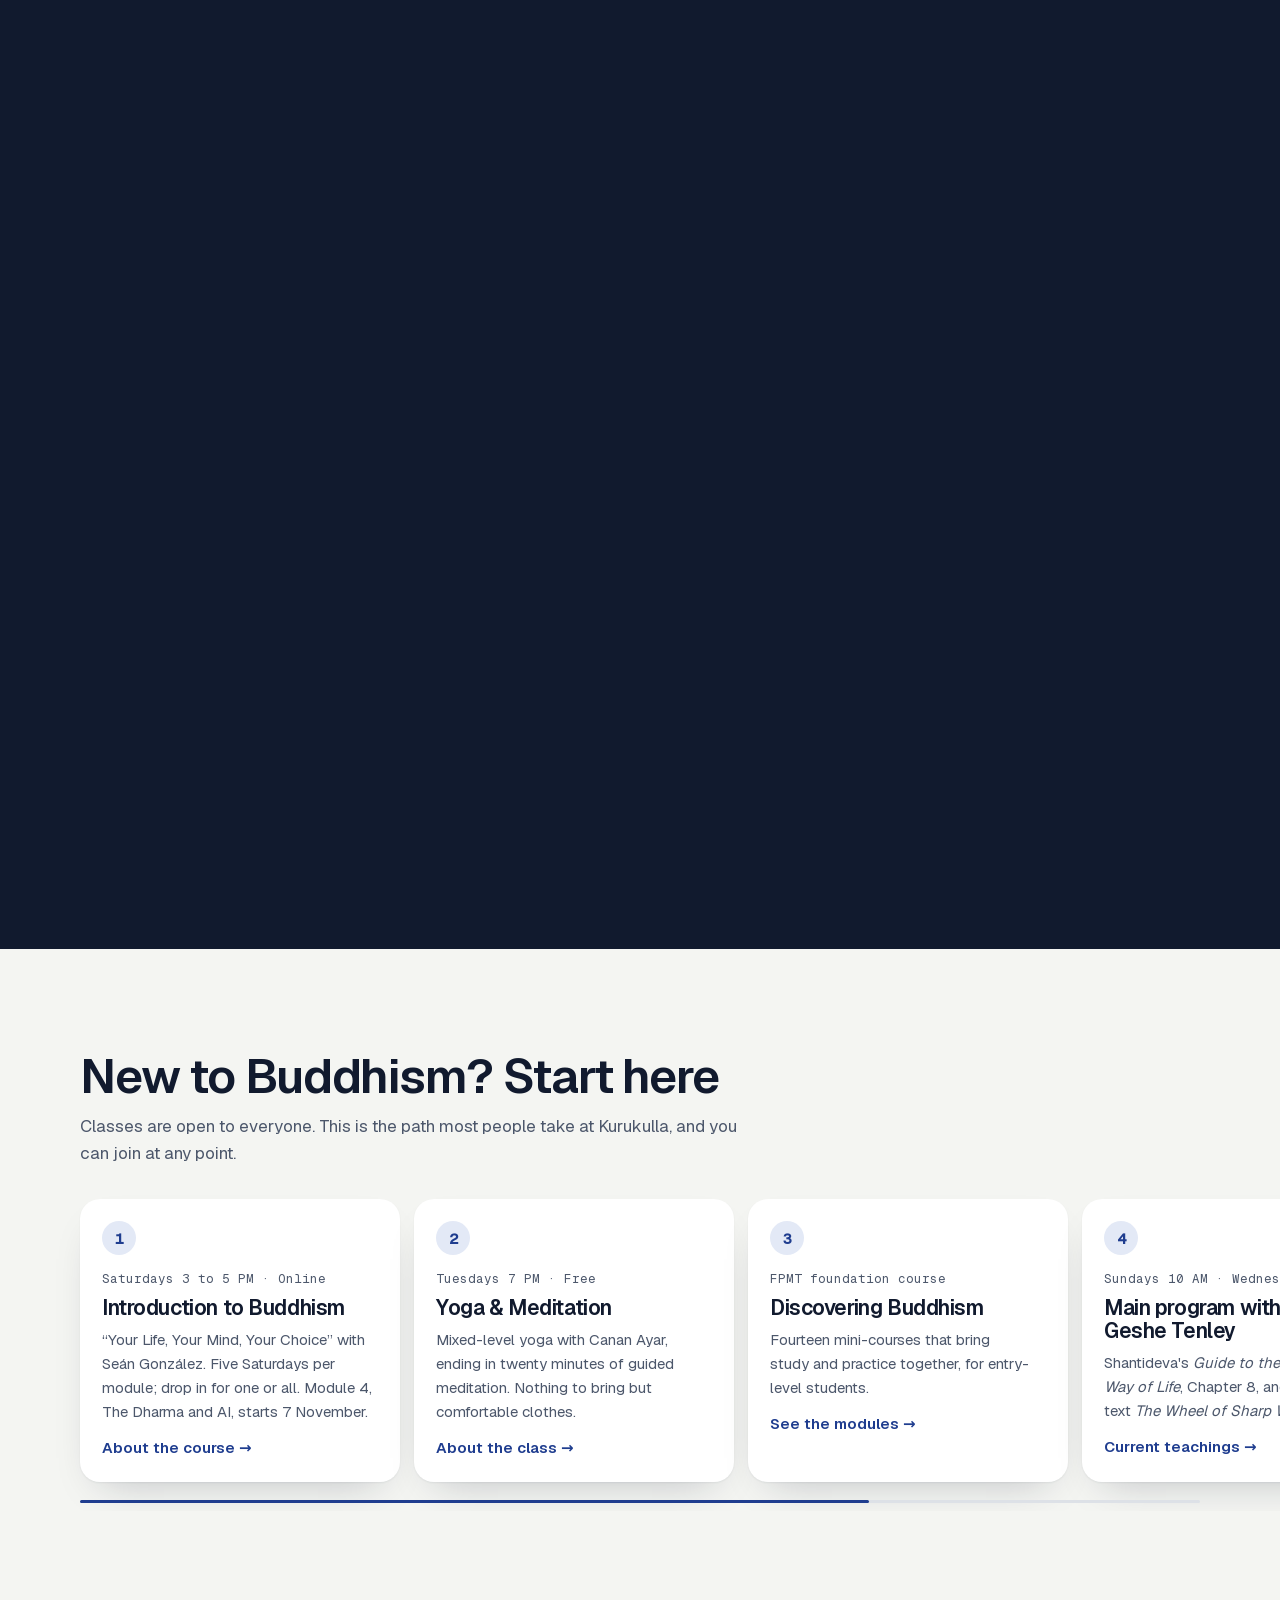
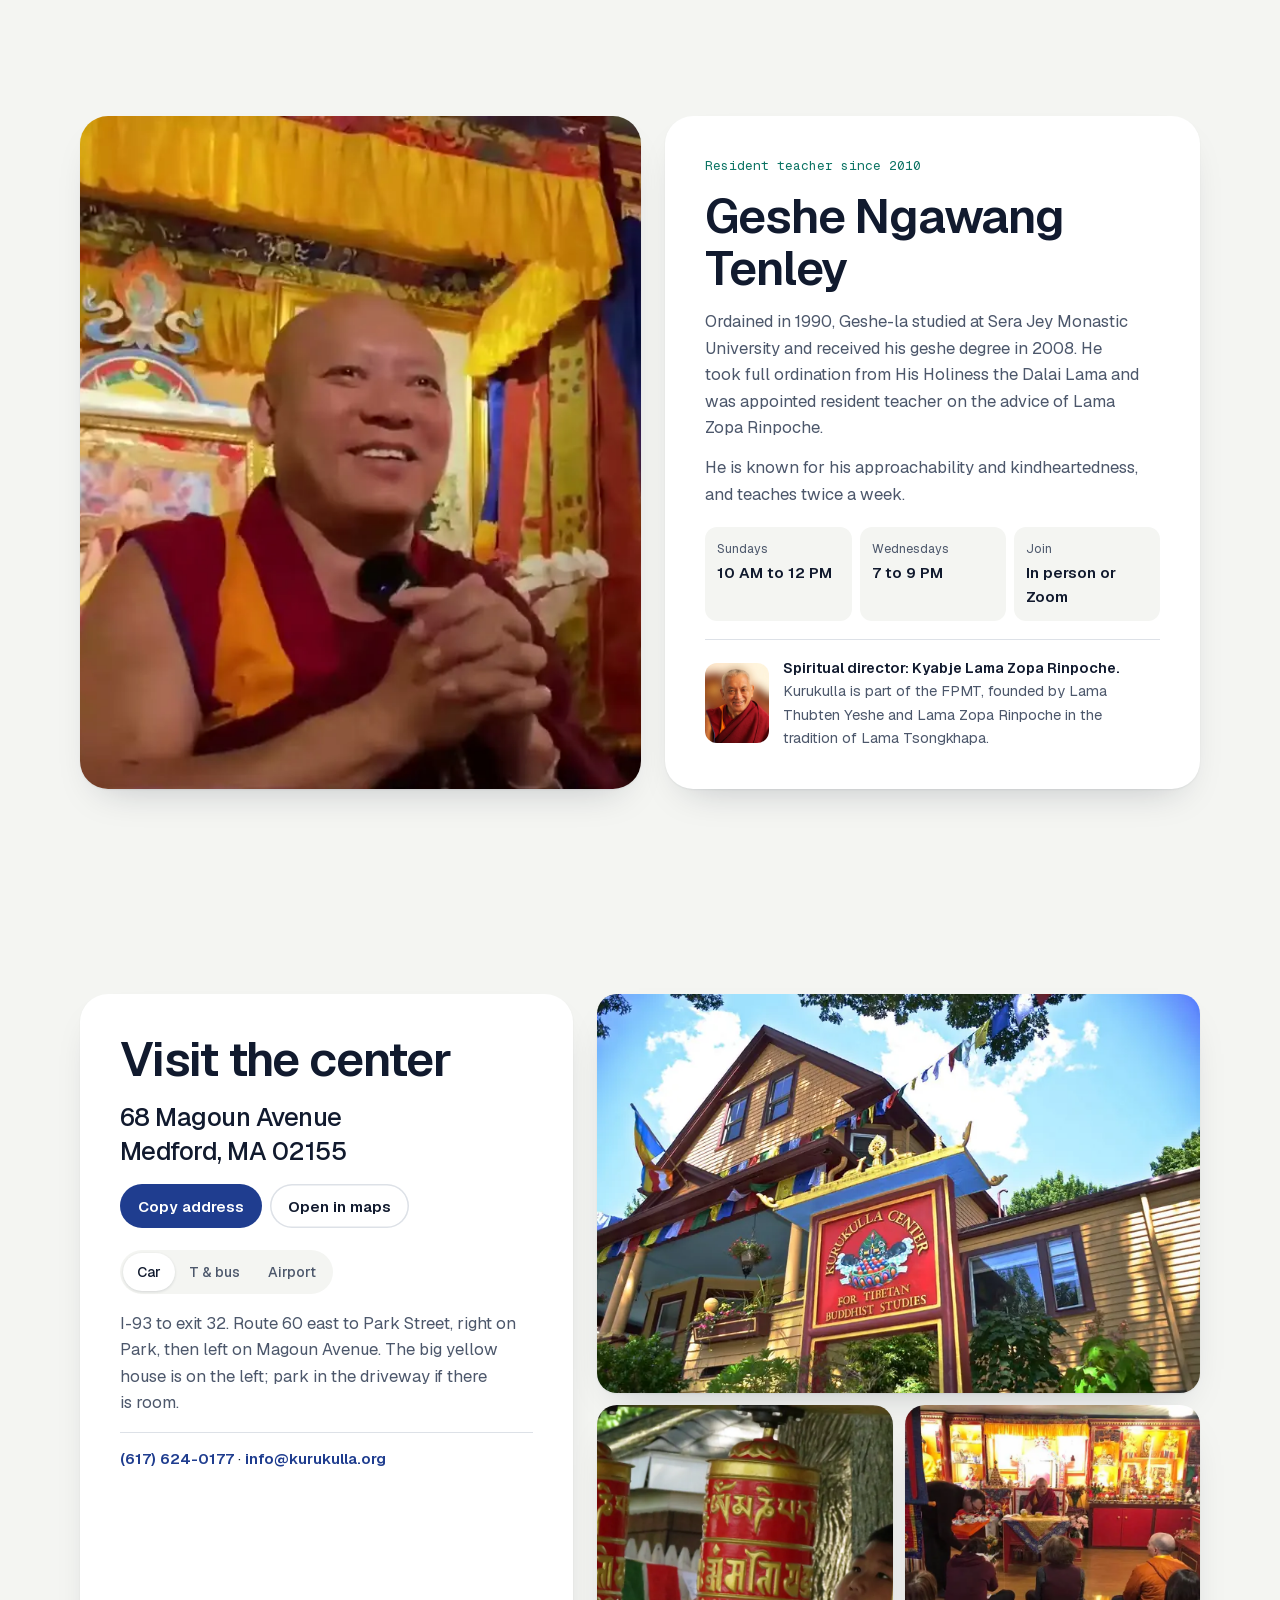
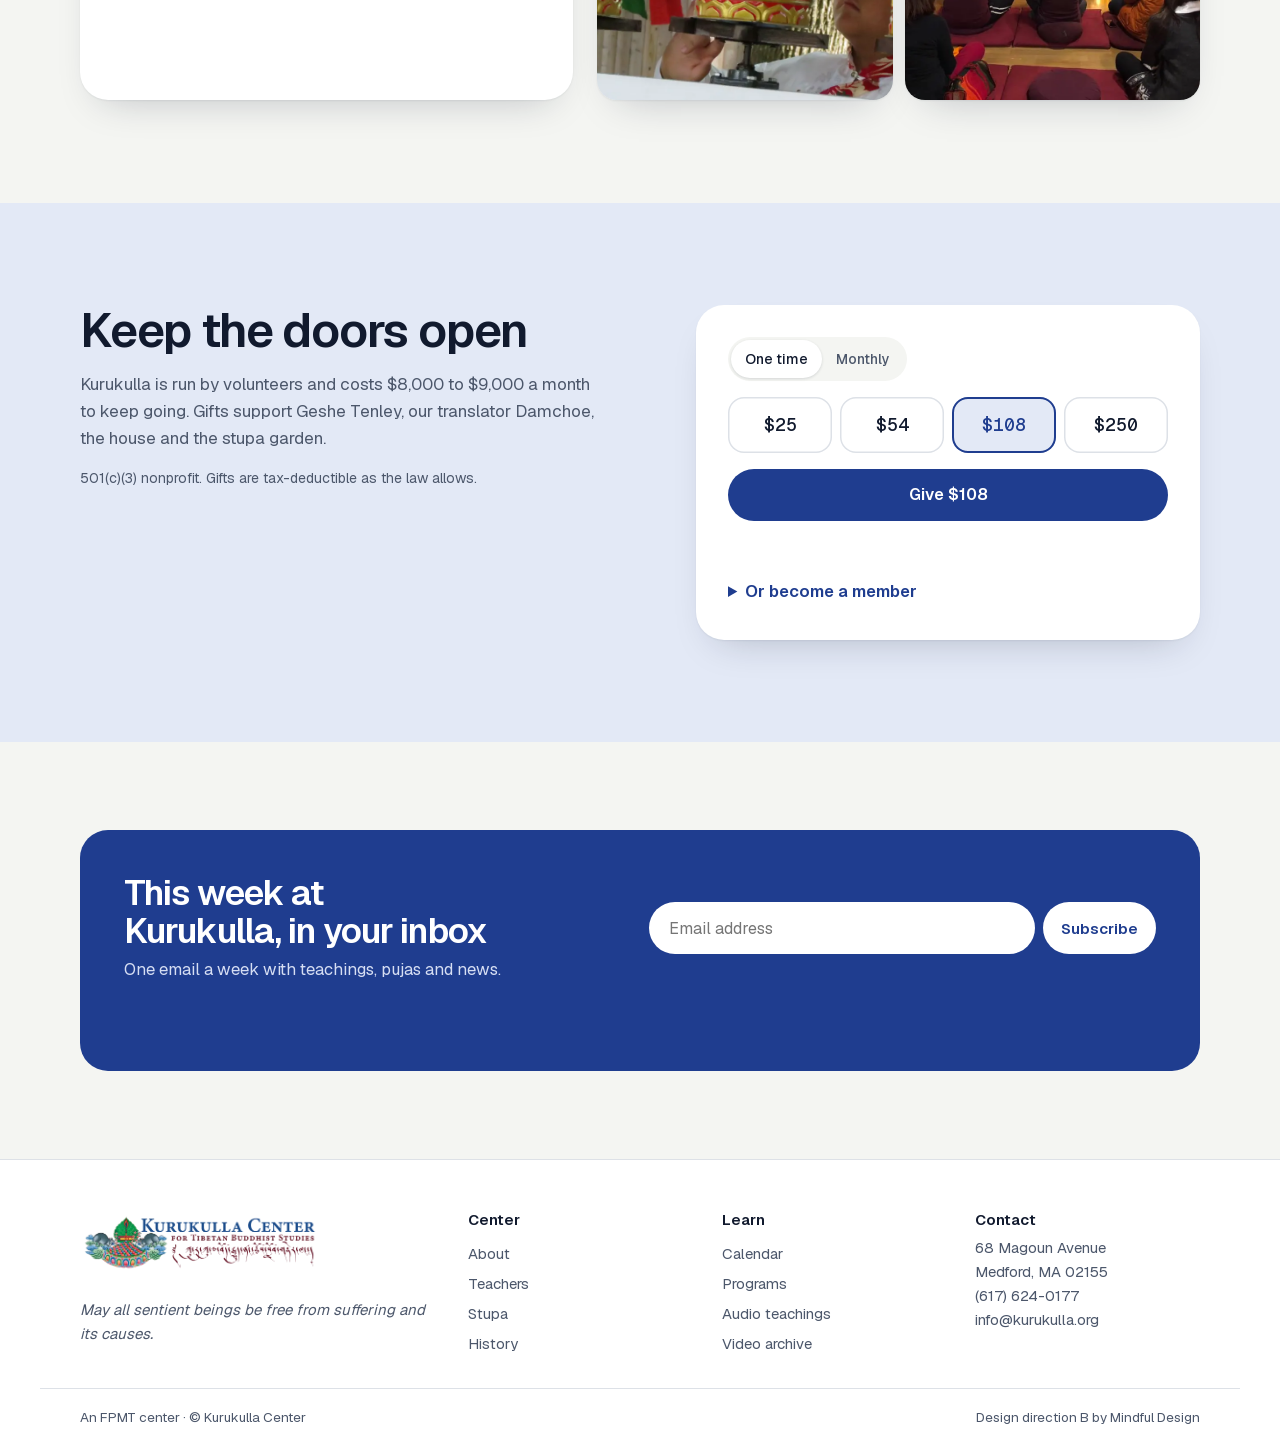
<file: b/home.html>
<!doctype html>
<html lang="en">
<head>
<meta charset="utf-8">
<meta name="viewport" content="width=device-width, initial-scale=1, viewport-fit=cover">
<meta name="robots" content="noindex, nofollow">
<title>Kurukulla Center · Direction B · Clear Light</title>
<meta name="description" content="Design direction B for Kurukulla Center for Tibetan Buddhist Studies, Medford. Prepared by Mindful Design.">
<link rel="icon" href="../assets/img/emblem-240.webp" type="image/webp">
<link rel="preload" href="../assets/fonts/geist-normal-400-700.woff2" as="font" type="font/woff2" crossorigin>
<link rel="preload" href="../assets/fonts/geist-mono-normal-400-500.woff2" as="font" type="font/woff2" crossorigin>
<link rel="stylesheet" href="../assets/fonts/fonts.css">
<link rel="stylesheet" href="style.css">
<script src="../assets/data.js" defer></script>
<script src="app.js" defer></script>
</head>
<body>
<a class="skip" href="#main">Skip to content</a>

<header class="bar">
  <div class="bar-in">
    <a class="brand" href="#top" aria-label="Kurukulla Center for Tibetan Buddhist Studies, home">
      <img src="../assets/img/emblem-240.webp" alt="" width="44" height="32">
      <span>Kurukulla Center</span>
    </a>
    <nav class="links" aria-label="Main">
      <a href="#week">Calendar</a><a href="#start">Learn</a><a href="#teacher">Teacher</a><a href="#visit">Visit</a><a href="#give">Give</a>
    </nav>
    <a class="btn btn-ghost" href="#newsletter">Weekly email</a>
    <a class="btn btn-lapis" href="#give">Donate</a>
  </div>
</header>

<!-- phone: app-style tab bar -->
<nav class="tabbar" aria-label="Sections">
  <a href="#top" data-tab><svg viewBox="0 0 24 24" aria-hidden="true"><circle cx="12" cy="12" r="4"/><path d="M12 2v3M12 19v3M2 12h3M19 12h3"/></svg>Today</a>
  <a href="#week" data-tab><svg viewBox="0 0 24 24" aria-hidden="true"><rect x="3.5" y="5" width="17" height="15" rx="3"/><path d="M3.5 10h17M8 3v4M16 3v4"/></svg>Week</a>
  <a href="#start" data-tab><svg viewBox="0 0 24 24" aria-hidden="true"><path d="M4 6.5C4 5 5 4 6.5 4H12v16H6.5C5 20 4 19 4 17.5zM12 4h5.5C19 4 20 5 20 6.5v11c0 1.5-1 2.5-2.5 2.5H12"/></svg>Learn</a>
  <a href="#visit" data-tab><svg viewBox="0 0 24 24" aria-hidden="true"><path d="M12 21s-7-6.2-7-11.5a7 7 0 0 1 14 0C19 14.8 12 21 12 21z"/><circle cx="12" cy="9.5" r="2.5"/></svg>Visit</a>
  <a href="#give" data-tab><svg viewBox="0 0 24 24" aria-hidden="true"><path d="M12 20s-7-4.4-7-10a4 4 0 0 1 7-2.6A4 4 0 0 1 19 10c0 5.6-7 10-7 10z"/></svg>Give</a>
</nav>

<main id="main">
  <section class="hero" id="top" aria-labelledby="h-h">
    <div class="wrap hero-grid">
      <div class="hero-copy">
        <a class="news" href="#">Joyful news: the reincarnation of Lama Zopa Rinpoche is confirmed <span aria-hidden="true">→</span></a>
        <h1 id="h-h">Study and practise Tibetan Buddhism, in Medford and online</h1>
        <p class="sub">Teachings with Geshe Tenley, classes for newcomers and pujas through the month. Join at the center or from home.</p>
        <div class="cta-row"><a class="btn btn-lapis btn-lg" href="#week">See what's on</a><a class="btn btn-ghost btn-lg" href="#start">New here? Start here</a></div>
      </div>
      <div class="hero-stage" aria-label="Next at Kurukulla">
        <figure class="stage-photo" data-depth="0.06">
          <img src="../assets/img/stupa-fall.webp" srcset="../assets/img/stupa-fall-800.webp 800w, ../assets/img/stupa-fall.webp 1600w" sizes="(min-width: 960px) 46vw, 100vw" alt="The Kalachakra Stupa for World Peace and the Tara pond in the garden in autumn" width="1600" height="898" fetchpriority="high">
        </figure>
        <article class="now-card" id="nowCard" data-depth="-0.04" aria-live="polite"></article>
        <p class="photo-credit">Photo: Nick Ribush, CC BY-SA 3.0</p>
      </div>
    </div>
  </section>

  <section class="week" id="week" aria-labelledby="wk-h">
    <div class="wrap">
      <div class="sec-head" data-reveal>
        <h2 id="wk-h">The next two weeks</h2>
        <p>Pick a day. Everything marked <span class="chip chip-both">In person &amp; online</span> has a Zoom link on its page.</p>
      </div>
      <div class="planner" data-reveal>
        <div class="planner-top">
          <div class="days" id="days" role="tablist" aria-label="Choose a day"></div>
          <div class="filters" role="group" aria-label="How to join">
            <button type="button" data-f="all" aria-pressed="true">All</button>
            <button type="button" data-f="center" aria-pressed="false">In person</button>
            <button type="button" data-f="online" aria-pressed="false">Online</button>
          </div>
        </div>
        <div class="agenda" id="agenda" role="tabpanel" aria-live="polite"></div>
      </div>
    </div>
  </section>

  <!-- Signature: a lunar dial. Pujas follow the Tibetan calendar; scrolling turns the month to each coming observance. -->
  <section class="moon" id="moon" aria-labelledby="m-h">
    <div class="moon-track">
      <div class="moon-pin">
        <div class="wrap moon-grid">
          <div class="moon-copy">
            <h2 id="m-h">The month by the moon</h2>
            <p>Pujas are held on days of the Tibetan lunar calendar: Tara on the 8th, Guru Puja on the 10th and 25th, Medicine Buddha on the 15th. Scroll to turn the month to each one.</p>
            <ol class="stops" id="stops"></ol>
          </div>
          <div class="dial-wrap">
            <svg class="dial" id="dial" viewBox="-160 -160 320 320" role="img" aria-labelledby="dialTitle">
              <title id="dialTitle">Tibetan lunar month with puja days marked</title>
              <g id="dialRot"></g>
              <circle class="dial-hub" r="64"/>
            </svg>
            <div class="dial-read" id="dialRead" aria-hidden="true"></div>
          </div>
        </div>
      </div>
    </div>
  </section>

  <section class="start" id="start" aria-labelledby="s-h">
    <div class="wrap">
      <div class="sec-head" data-reveal>
        <h2 id="s-h">New to Buddhism? Start here</h2>
        <p>Classes are open to everyone. This is the path most people take at Kurukulla, and you can join at any point.</p>
      </div>
    </div>
    <div class="path-rail" tabindex="0" aria-label="Learning path, scroll sideways">
      <ol class="path">
        <li class="step" data-reveal>
          <span class="n">1</span>
          <p class="step-when">Saturdays 3 to 5 PM · Online</p>
          <h3>Introduction to Buddhism</h3>
          <p>“Your Life, Your Mind, Your Choice” with Seán González. Five Saturdays per module; drop in for one or all. Module 4, The Dharma and AI, starts 7 November.</p>
          <a class="more" href="#">About the course</a>
        </li>
        <li class="step" data-reveal>
          <span class="n">2</span>
          <p class="step-when">Tuesdays 7 PM · Free</p>
          <h3>Yoga &amp; Meditation</h3>
          <p>Mixed-level yoga with Canan Ayar, ending in twenty minutes of guided meditation. Nothing to bring but comfortable clothes.</p>
          <a class="more" href="#">About the class</a>
        </li>
        <li class="step" data-reveal>
          <span class="n">3</span>
          <p class="step-when">FPMT foundation course</p>
          <h3>Discovering Buddhism</h3>
          <p>Fourteen mini-courses that bring study and practice together, for entry-level students.</p>
          <a class="more" href="#">See the modules</a>
        </li>
        <li class="step" data-reveal>
          <span class="n">4</span>
          <p class="step-when">Sundays 10 AM · Wednesdays 7 PM</p>
          <h3>Main program with Geshe Tenley</h3>
          <p>Shantideva's <i>Guide to the Bodhisattva's Way of Life</i>, Chapter 8, and the lojong text <i>The Wheel of Sharp Weapons</i>.</p>
          <a class="more" href="#">Current teachings</a>
        </li>
        <li class="step" data-reveal>
          <span class="n">5</span>
          <p class="step-when">Through the year</p>
          <h3>Practice together</h3>
          <p>Prostrations to the Thirty-Five Buddhas, pujas, the Eight Mahayana Precepts on Buddha days, and retreats.</p>
          <a class="more" href="#">Pujas and holy days</a>
        </li>
      </ol>
      <div class="path-progress" aria-hidden="true"><span id="pathBar"></span></div>
    </div>
  </section>

  <section class="teacher" id="teacher" aria-labelledby="t-h">
    <div class="wrap teacher-grid">
      <figure class="t-photo" data-reveal>
        <img src="../assets/img/geshe-smile.webp" alt="Geshe Tenley smiling, hands folded, teaching from his seat in the gompa" loading="lazy" width="820" height="720">
      </figure>
      <div class="t-card" data-reveal>
        <p class="role">Resident teacher since 2010</p>
        <h2 id="t-h">Geshe Ngawang Tenley</h2>
        <p>Ordained in 1990, Geshe-la studied at Sera Jey Monastic University and received his geshe degree in 2008. He took full ordination from His Holiness the Dalai Lama and was appointed resident teacher on the advice of Lama Zopa Rinpoche.</p>
        <p>He is known for his approachability and kindheartedness, and teaches twice a week.</p>
        <dl class="t-facts">
          <div><dt>Sundays</dt><dd>10 AM to 12 PM</dd></div>
          <div><dt>Wednesdays</dt><dd>7 to 9 PM</dd></div>
          <div><dt>Join</dt><dd>In person or Zoom</dd></div>
        </dl>
        <div class="lineage">
          <img src="../assets/img/lama-zopa.webp" alt="Kyabje Lama Zopa Rinpoche" loading="lazy" width="680" height="1020">
          <p><b>Spiritual director: Kyabje Lama Zopa Rinpoche.</b> Kurukulla is part of the FPMT, founded by Lama Thubten Yeshe and Lama Zopa Rinpoche in the tradition of Lama Tsongkhapa.</p>
        </div>
      </div>
    </div>
  </section>

  <section class="visit" id="visit" aria-labelledby="v-h">
    <div class="wrap visit-grid">
      <div class="v-card" data-reveal>
        <h2 id="v-h">Visit the center</h2>
        <p class="addr">68 Magoun Avenue<br>Medford, MA 02155</p>
        <div class="v-actions">
          <button class="btn btn-lapis" type="button" id="copyAddr">Copy address</button>
          <a class="btn btn-ghost" href="https://www.openstreetmap.org/search?query=68%20Magoun%20Avenue%20Medford%20MA" rel="noopener">Open in maps</a>
        </div>
        <div class="tabs" role="tablist" aria-label="How to get here">
          <button role="tab" id="tab-car" aria-controls="p-car" aria-selected="true">Car</button>
          <button role="tab" id="tab-t" aria-controls="p-t" aria-selected="false" tabindex="-1">T &amp; bus</button>
          <button role="tab" id="tab-air" aria-controls="p-air" aria-selected="false" tabindex="-1">Airport</button>
        </div>
        <div class="panel" role="tabpanel" id="p-car" aria-labelledby="tab-car"><p>I-93 to exit 32. Route 60 east to Park Street, right on Park, then left on Magoun Avenue. The big yellow house is on the left; park in the driveway if there is room.</p></div>
        <div class="panel" role="tabpanel" id="p-t" aria-labelledby="tab-t" hidden><p>Orange Line to Wellington, then the 134 bus to Pembroke and Riverside and walk two blocks. From Medford Square (buses 94, 95, 96) it is a 10 to 15 minute walk.</p></div>
        <div class="panel" role="tabpanel" id="p-air" aria-labelledby="tab-air" hidden><p>Blue Line to State, change to the Orange Line outbound. A taxi from Logan takes about 20 minutes without traffic.</p></div>
        <p class="v-contact"><a href="tel:+16176240177">(617) 624-0177</a> · <a href="mailto:info@kurukulla.org">info@kurukulla.org</a></p>
      </div>
      <div class="v-photos">
        <figure class="v-house" data-reveal><img src="../assets/img/house-800.webp" srcset="../assets/img/house-800.webp 800w, ../assets/img/house.webp 1600w" sizes="(min-width: 960px) 30vw, 60vw" alt="The front of Kurukulla Center, a yellow house with a painted Tibetan-style sign and prayer flags" loading="lazy" width="800" height="530"></figure>
        <figure class="v-wheels" data-reveal><img src="../assets/img/prayer-wheels.webp" alt="Red and gold prayer wheels in the garden, turned by a visitor" loading="lazy" width="1200" height="675"></figure>
        <figure class="v-gompa" data-reveal><img src="../assets/img/gompa.webp" alt="The gompa during a teaching, students seated on cushions before the altar" loading="lazy" width="960" height="720"></figure>
      </div>
    </div>
  </section>

  <section class="give" id="give" aria-labelledby="g-h">
    <div class="wrap give-grid">
      <div class="g-copy" data-reveal>
        <h2 id="g-h">Keep the doors open</h2>
        <p>Kurukulla is run by volunteers and costs $8,000 to $9,000 a month to keep going. Gifts support Geshe Tenley, our translator Damchoe, the house and the stupa garden.</p>
        <p class="fine">501(c)(3) nonprofit. Gifts are tax-deductible as the law allows.</p>
      </div>
      <form class="g-card" data-reveal novalidate>
        <div class="seg" role="group" aria-label="Frequency">
          <button type="button" data-freq="once" aria-pressed="true">One time</button>
          <button type="button" data-freq="month" aria-pressed="false">Monthly</button>
        </div>
        <fieldset class="amounts">
          <legend class="sr">Amount</legend>
          <label><input type="radio" name="amt" value="25"><span>$25</span></label>
          <label><input type="radio" name="amt" value="54"><span>$54</span></label>
          <label><input type="radio" name="amt" value="108" checked><span>$108</span></label>
          <label><input type="radio" name="amt" value="250"><span>$250</span></label>
        </fieldset>
        <button class="btn btn-lapis btn-lg btn-block" type="submit" id="giveBtn">Give $108</button>
        <p class="g-msg" role="status"></p>
        <details class="members">
          <summary>Or become a member</summary>
          <ul id="memberList"></ul>
        </details>
      </form>
    </div>
  </section>

  <section class="news-sec" id="newsletter" aria-labelledby="n-h">
    <div class="wrap">
      <form class="n-card" data-reveal novalidate>
        <div>
          <h2 id="n-h">This week at Kurukulla, in your inbox</h2>
          <p>One email a week with teachings, pujas and news.</p>
        </div>
        <div class="n-field">
          <label class="sr" for="n-email">Email address</label>
          <input id="n-email" type="email" autocomplete="email" placeholder="Email address" required>
          <button class="btn btn-lapis" type="submit">Subscribe</button>
        </div>
        <p class="n-msg" role="status"></p>
      </form>
    </div>
  </section>
</main>

<footer class="foot">
  <div class="wrap foot-grid">
    <div class="f-brand">
      <img src="../assets/img/logo.webp" alt="Kurukulla Center for Tibetan Buddhist Studies" width="280" height="79" loading="lazy">
      <p>May all sentient beings be free from suffering and its causes.</p>
    </div>
    <nav aria-label="Footer"><b>Center</b><a href="#">About</a><a href="#teacher">Teachers</a><a href="#">Stupa</a><a href="#">History</a></nav>
    <nav aria-label="Footer, learn"><b>Learn</b><a href="#week">Calendar</a><a href="#start">Programs</a><a href="#">Audio teachings</a><a href="#">Video archive</a></nav>
    <div><b>Contact</b><p>68 Magoun Avenue<br>Medford, MA 02155<br>(617) 624-0177<br>info@kurukulla.org</p></div>
  </div>
  <div class="wrap foot-base"><span>An FPMT center · © Kurukulla Center</span><span>Design direction B by Mindful Design</span></div>
</footer>
</body>
</html>
</file>
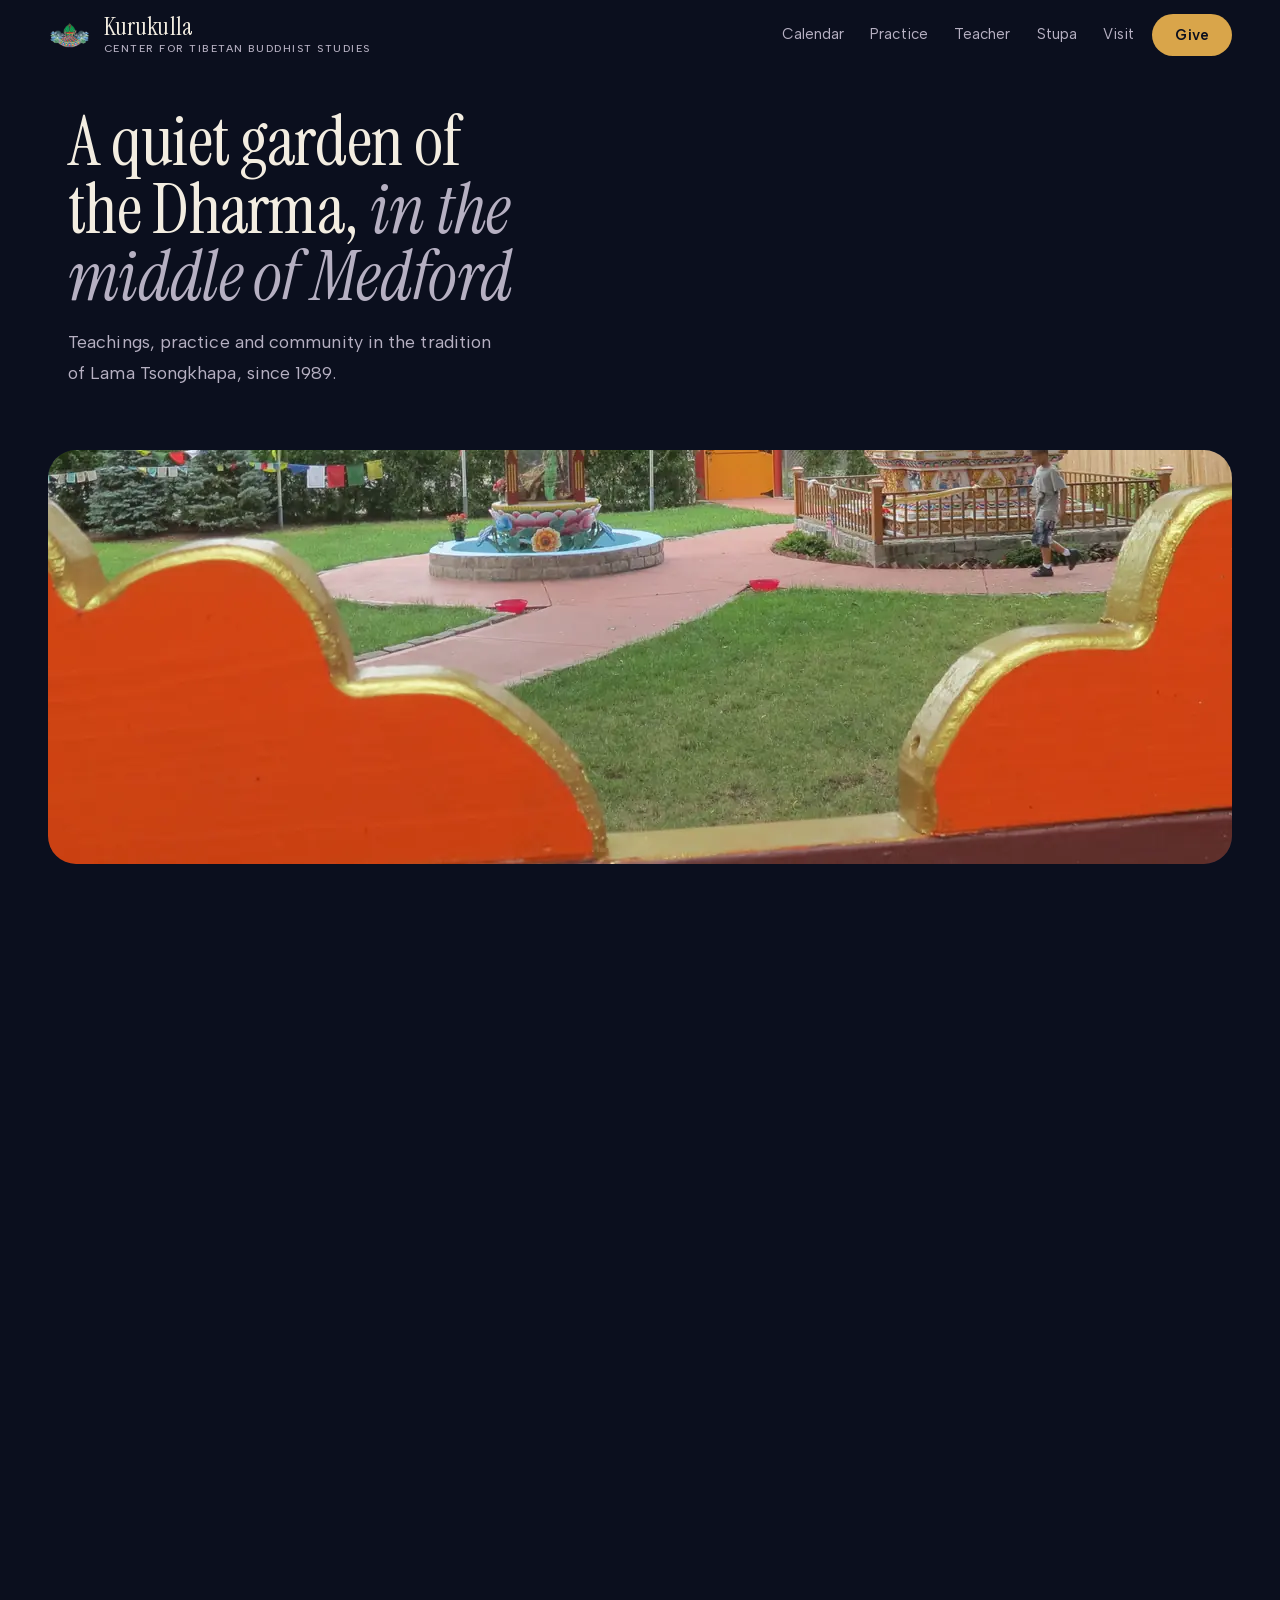
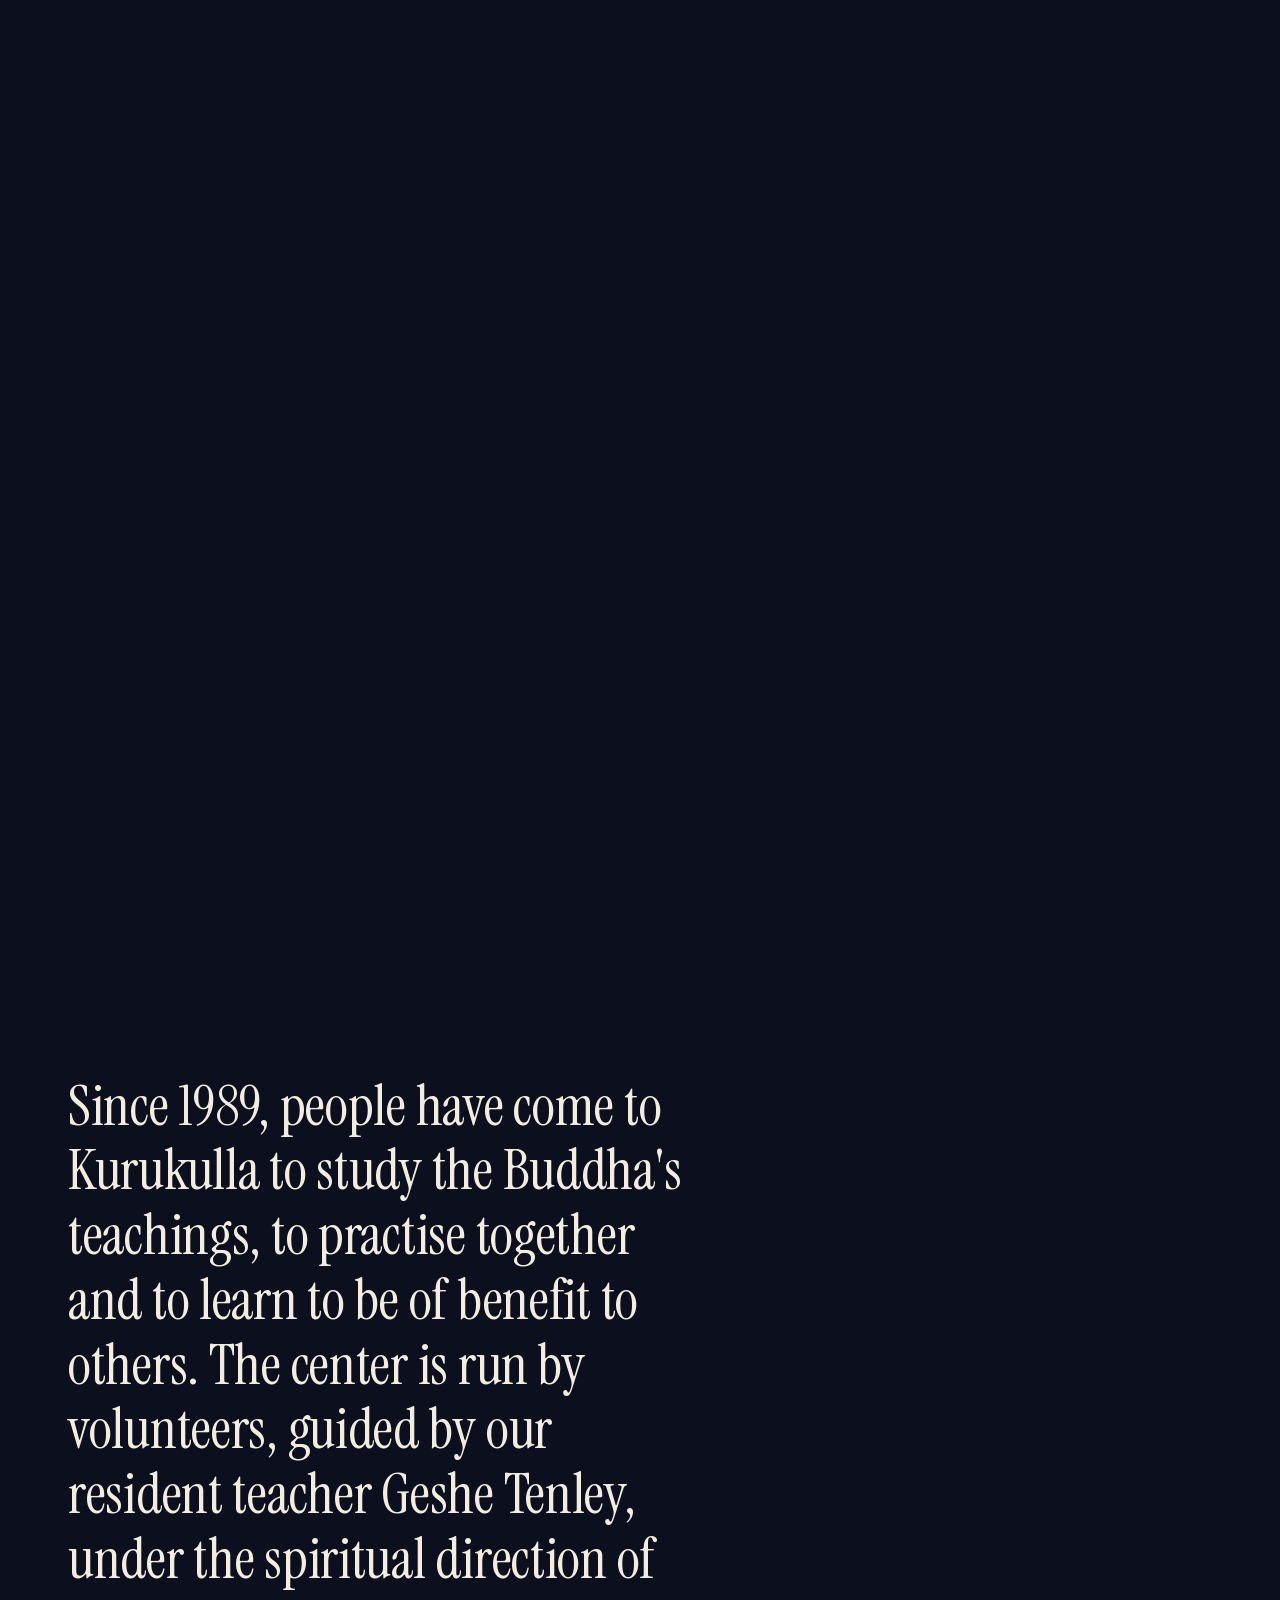
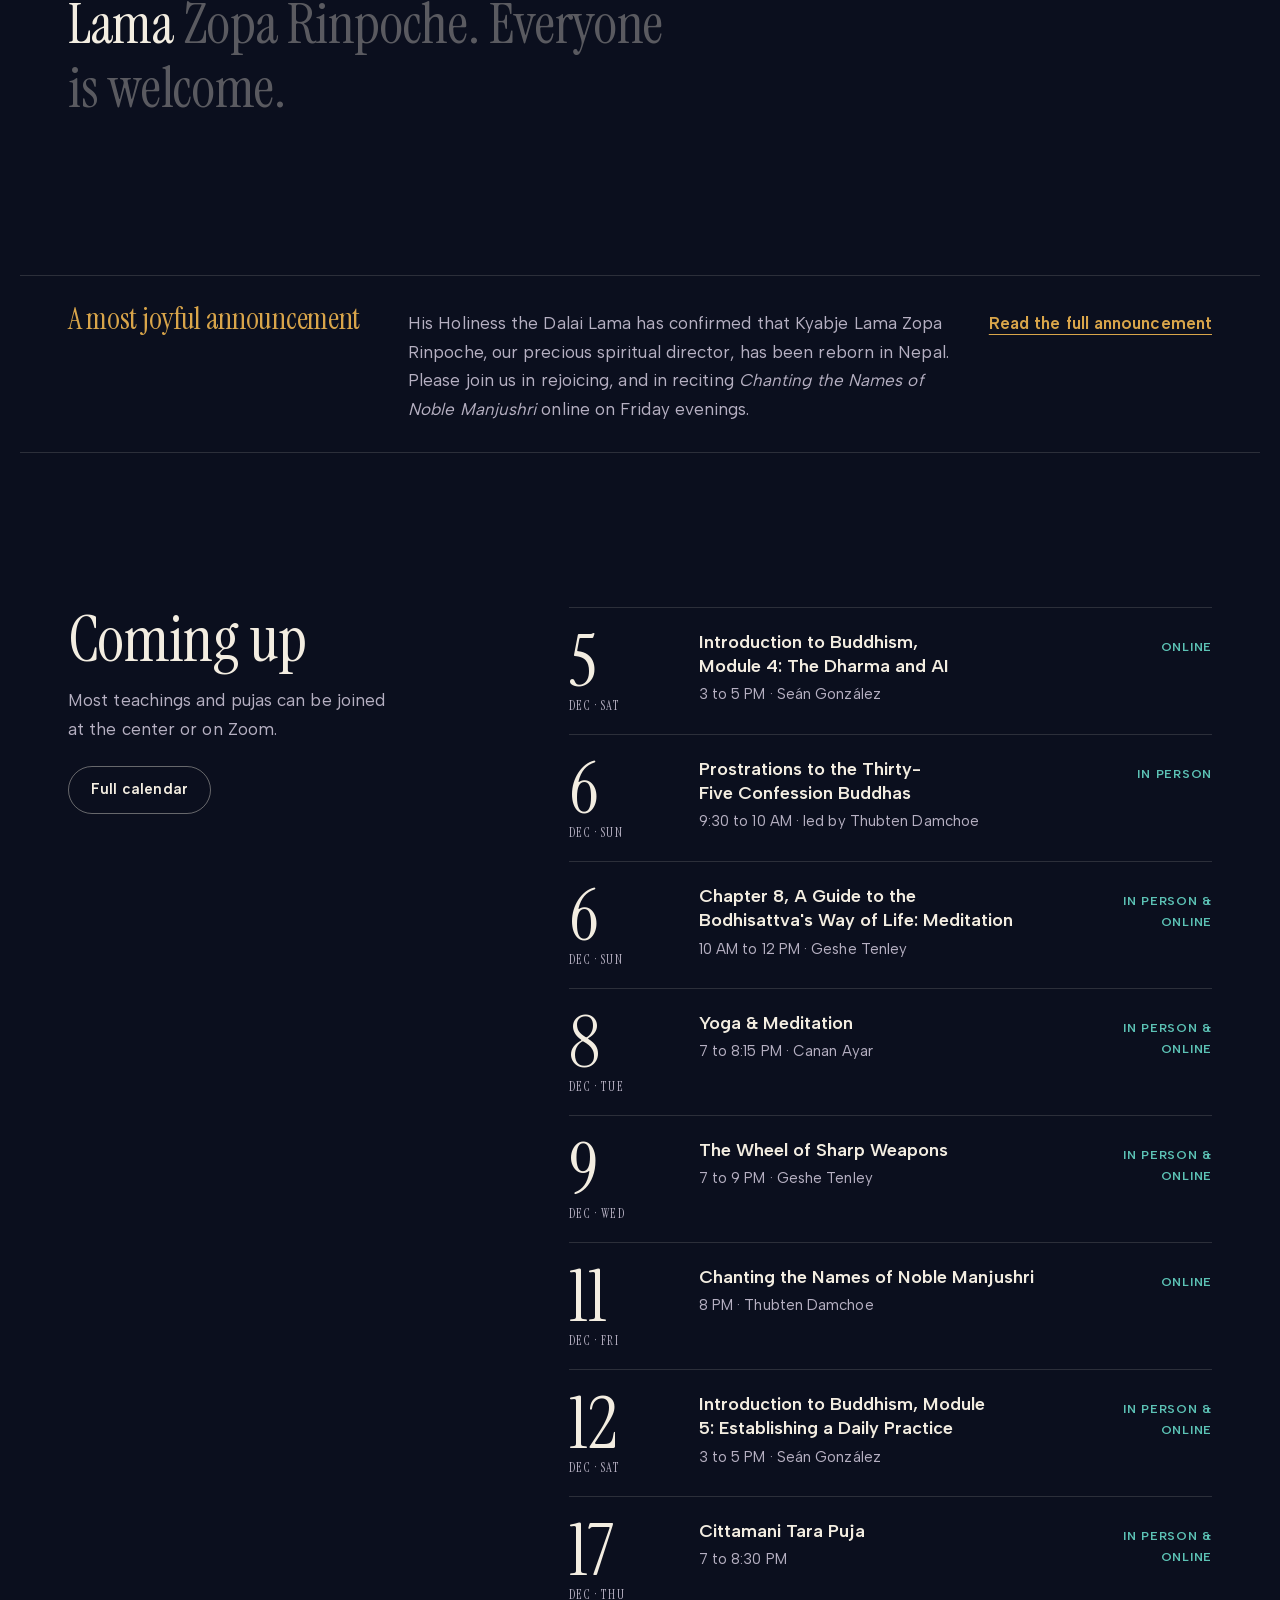
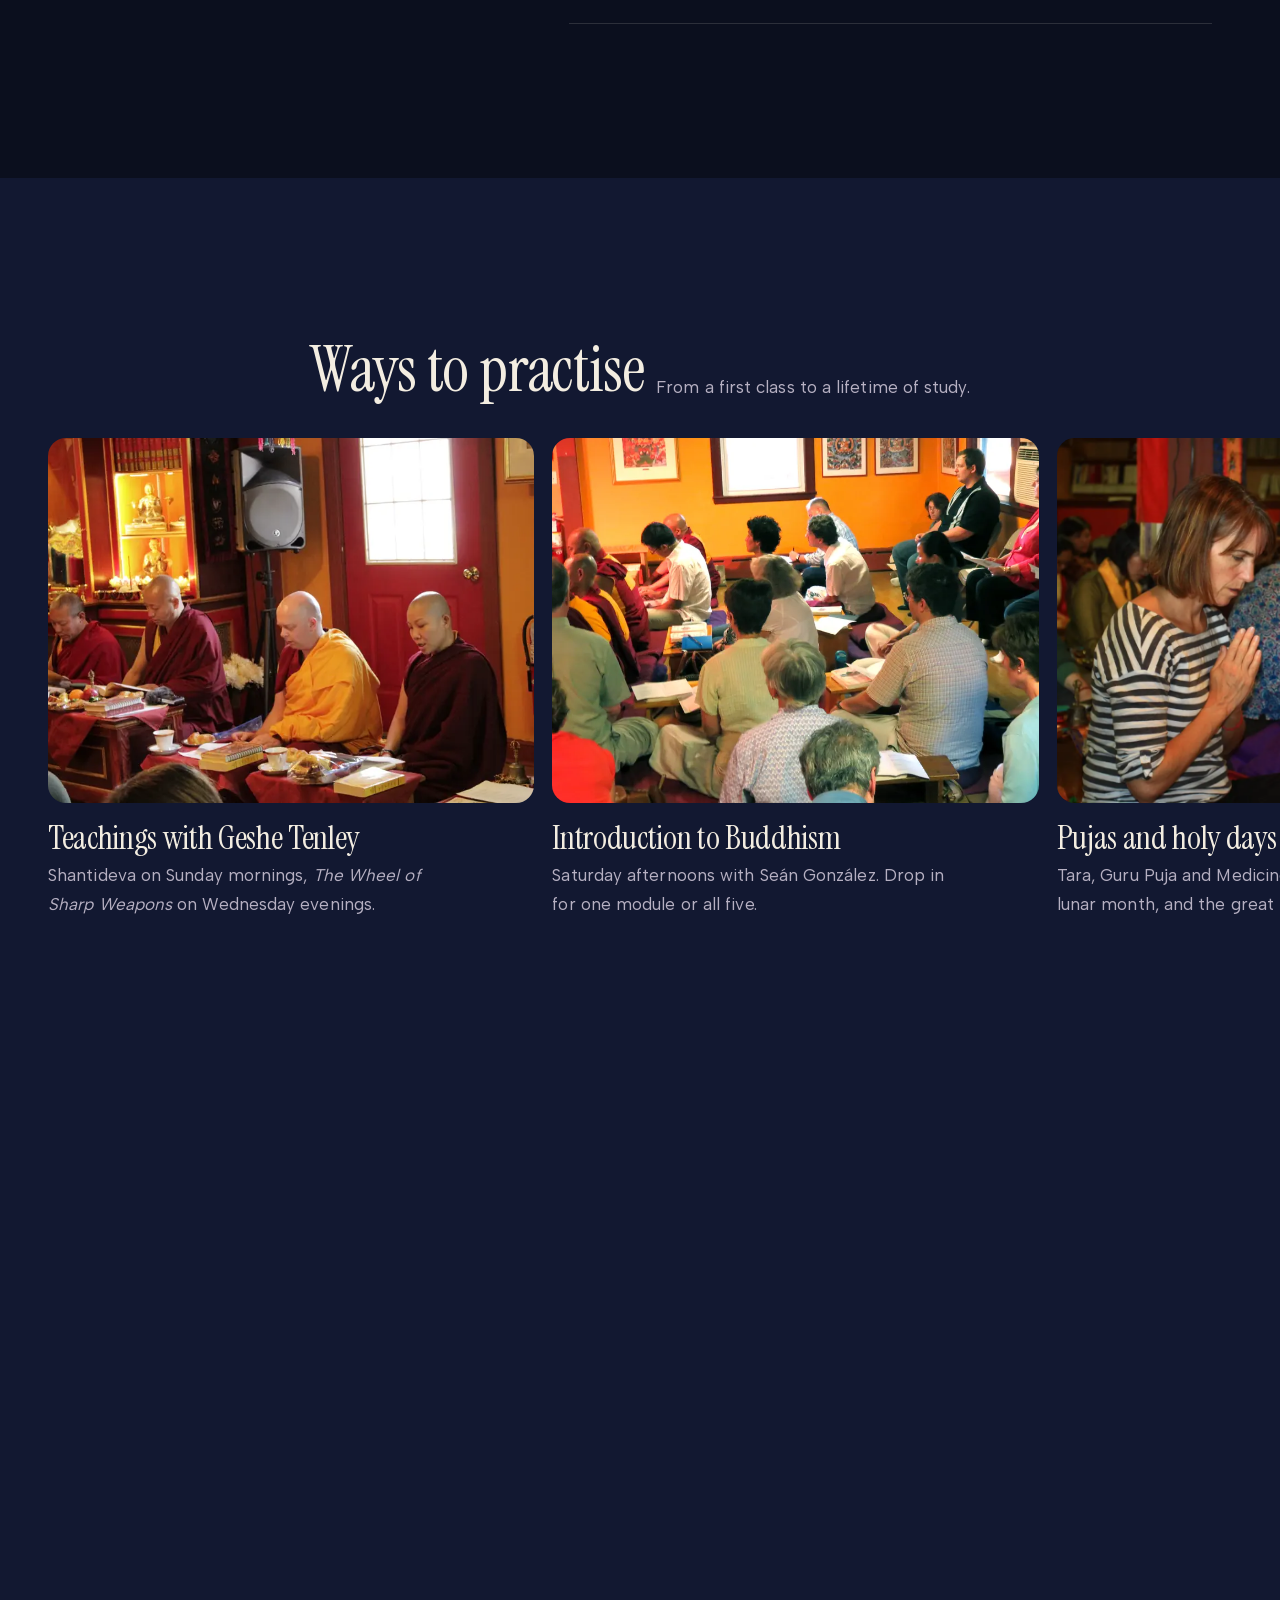
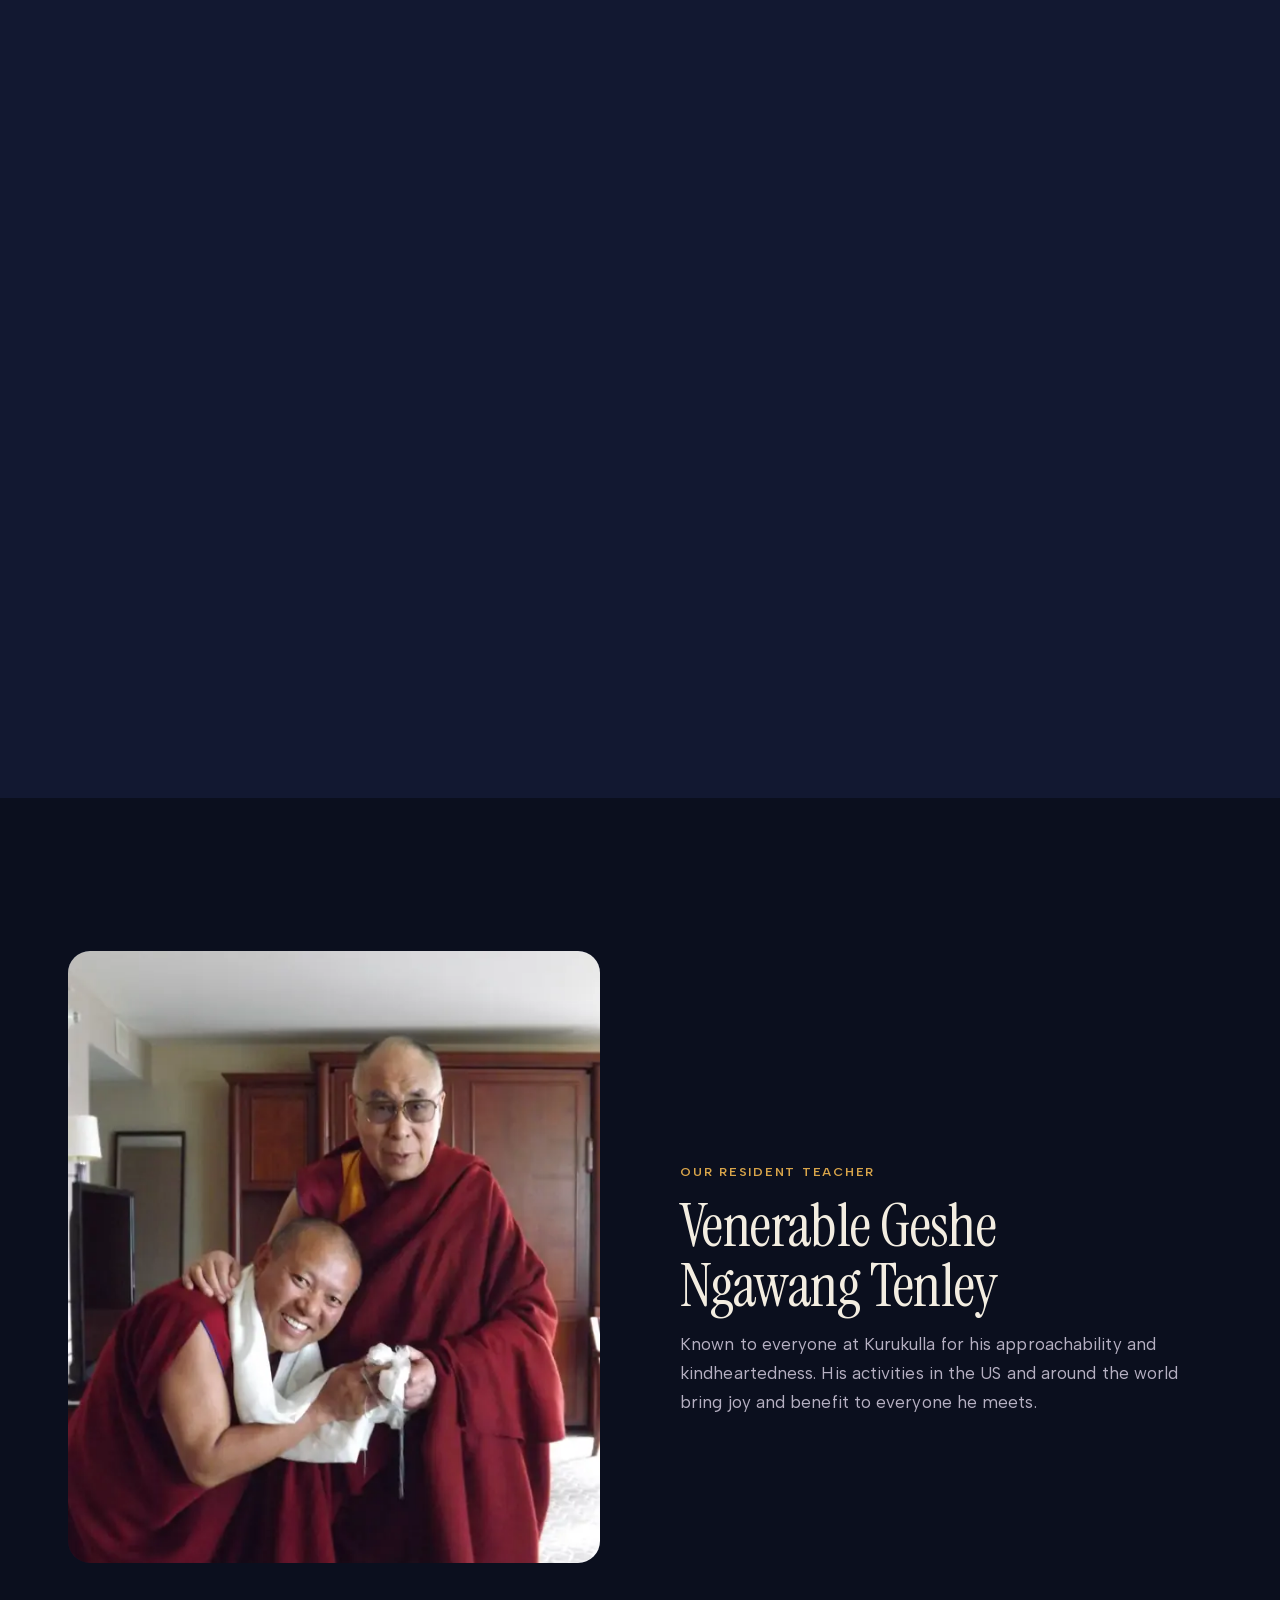
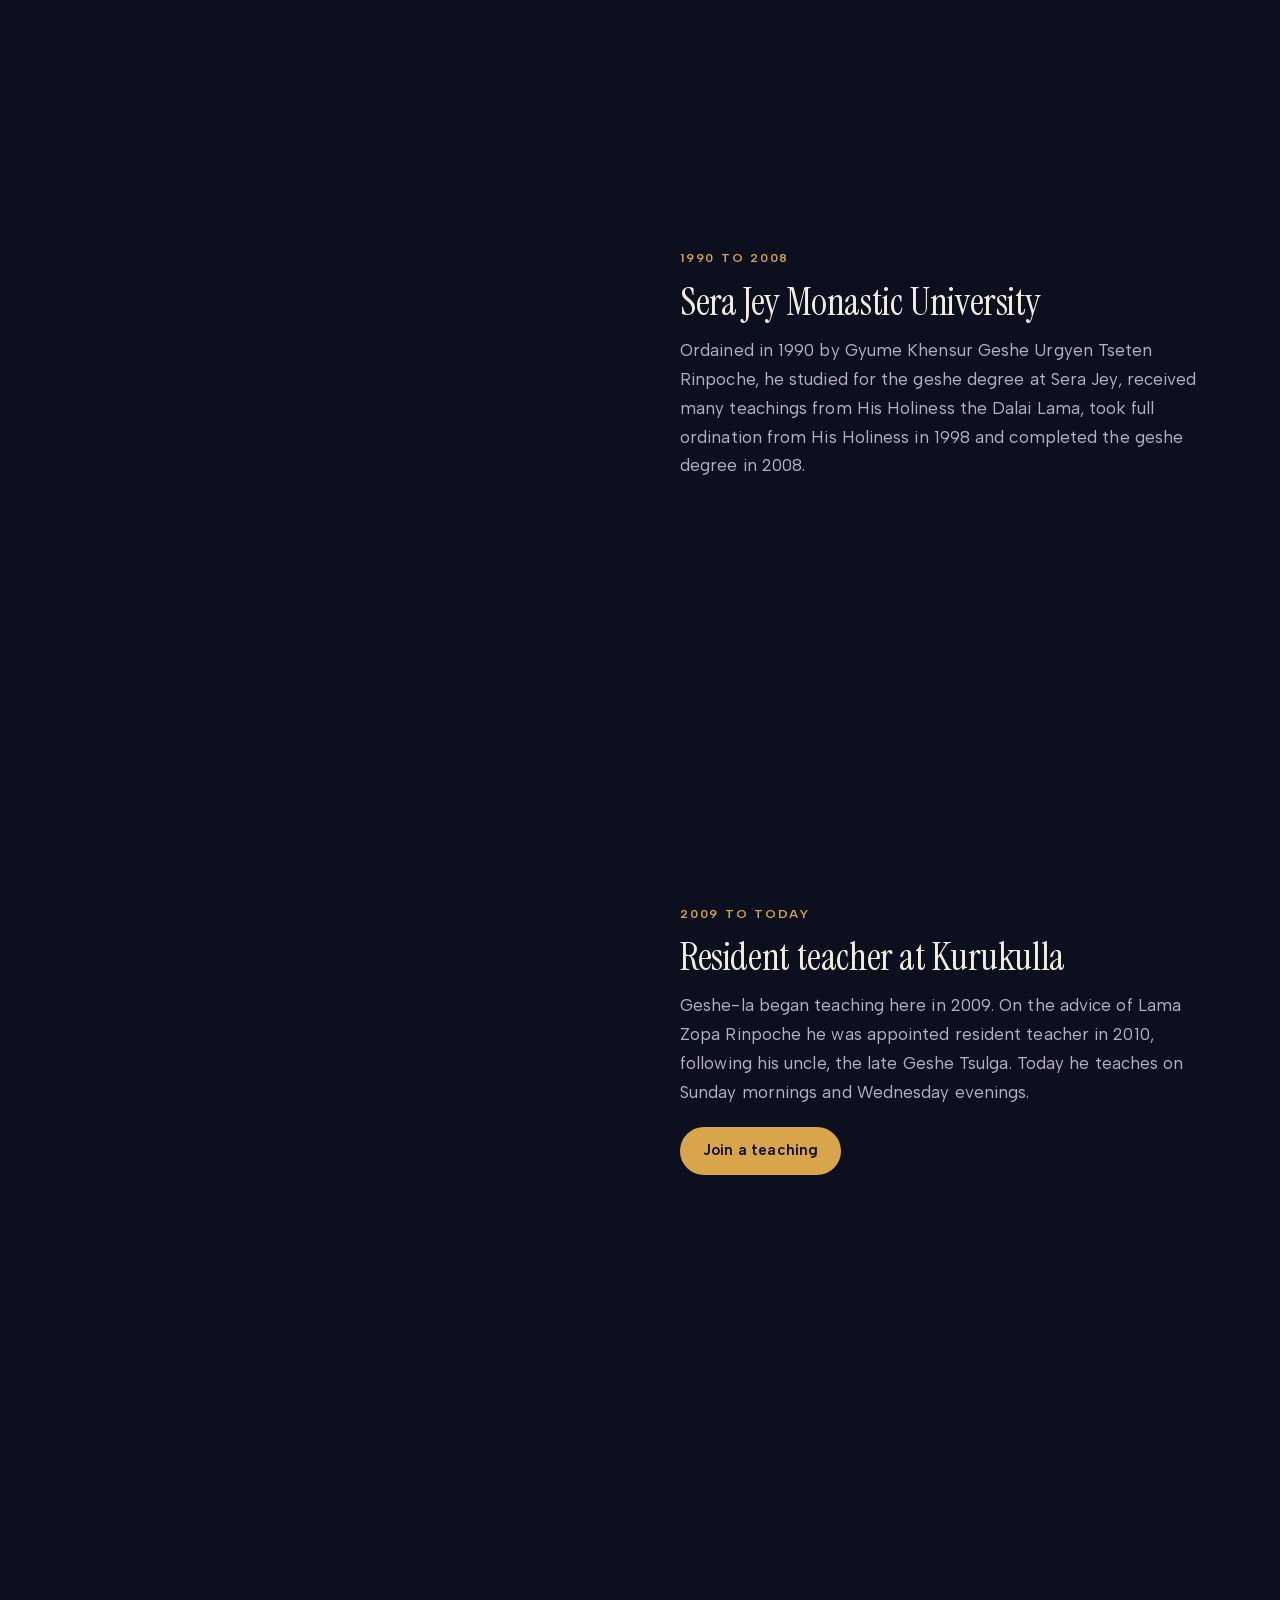
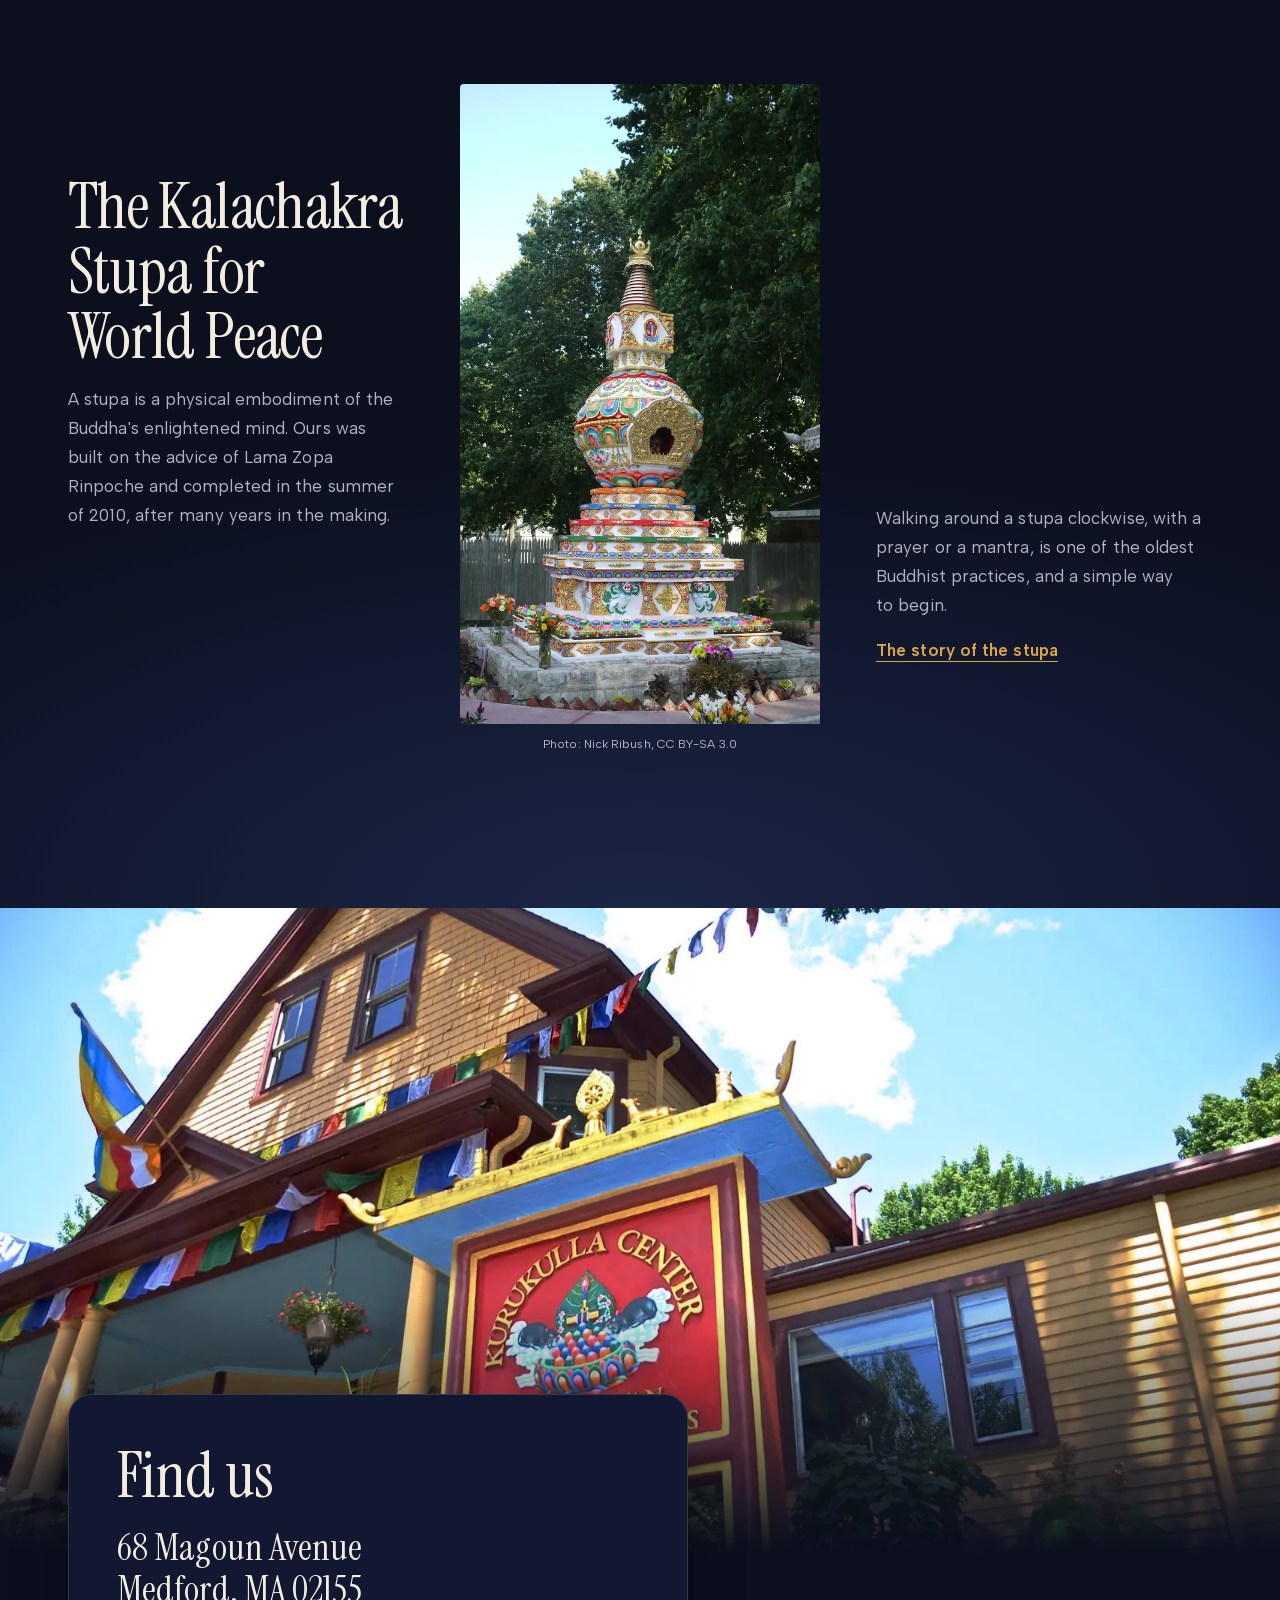
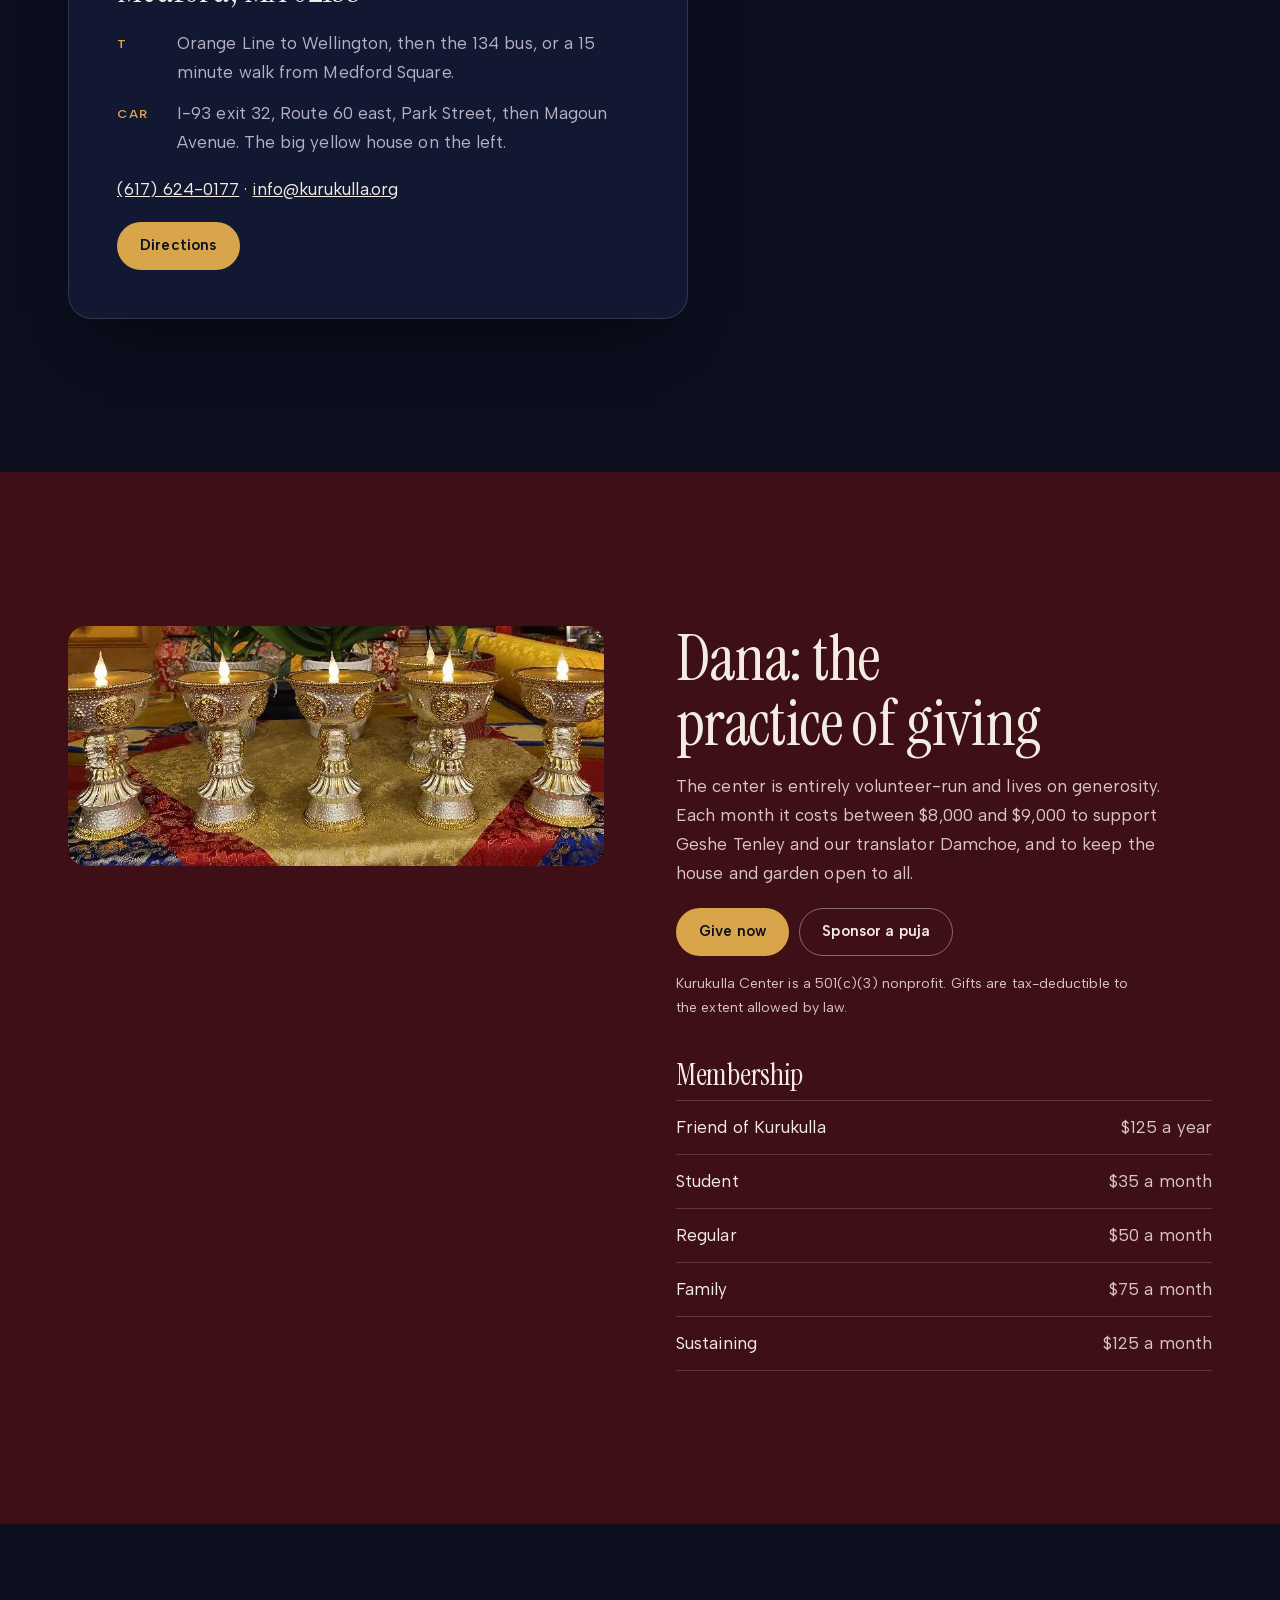
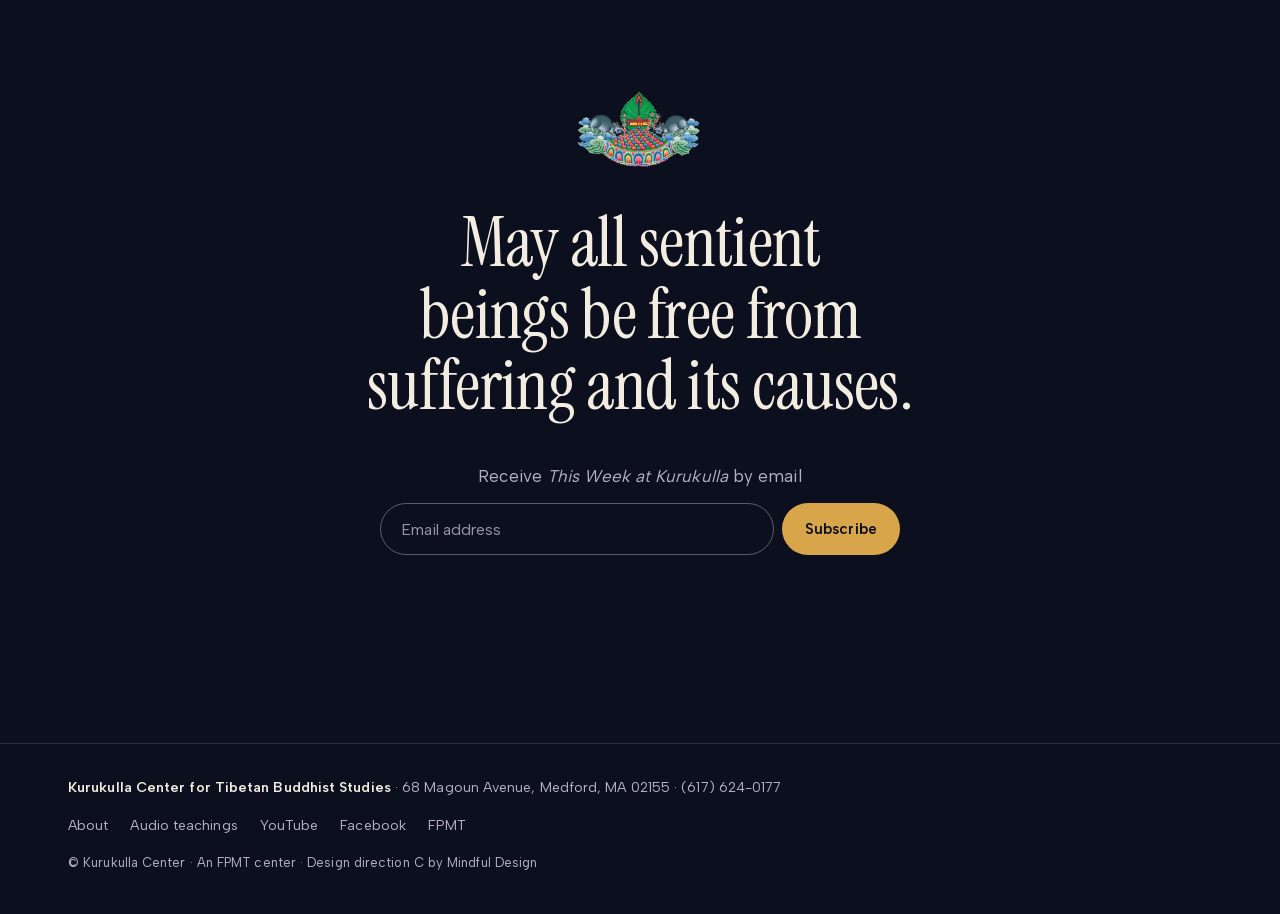
<file: c/home.html>
<!doctype html>
<html lang="en">
<head>
<meta charset="utf-8">
<meta name="viewport" content="width=device-width, initial-scale=1, viewport-fit=cover">
<meta name="robots" content="noindex, nofollow">
<title>Kurukulla Center · Direction C · Sanctuary</title>
<meta name="description" content="Design direction C for Kurukulla Center for Tibetan Buddhist Studies, Medford. Prepared by Mindful Design.">
<meta name="theme-color" content="#0B0F1E">
<link rel="icon" href="../assets/img/emblem-240.webp" type="image/webp">
<link rel="preload" href="../assets/fonts/instrument-serif-normal-400.woff2" as="font" type="font/woff2" crossorigin>
<link rel="preload" href="../assets/fonts/albert-sans-normal-400-600.woff2" as="font" type="font/woff2" crossorigin>
<link rel="stylesheet" href="../assets/fonts/fonts.css">
<link rel="preload" as="image" href="../assets/img/stupa-window.webp" imagesrcset="../assets/img/stupa-window-800.webp 800w, ../assets/img/stupa-window-1600.webp 1600w, ../assets/img/stupa-window.webp 2400w" imagesizes="100vw">
<link rel="stylesheet" href="style.css">
<script src="../assets/data.js" defer></script>
<script src="app.js" defer></script>
</head>
<body>
<a class="skip" href="#main">Skip to content</a>

<header class="top">
  <a class="brand" href="#top" aria-label="Kurukulla Center for Tibetan Buddhist Studies, home">
    <img src="../assets/img/emblem-240.webp" alt="" width="48" height="35">
    <span>Kurukulla<em>Center for Tibetan Buddhist Studies</em></span>
  </a>
  <nav class="nav" aria-label="Main"><a href="#coming">Calendar</a><a href="#practice">Practice</a><a href="#teacher">Teacher</a><a href="#stupa">Stupa</a><a href="#visit">Visit</a></nav>
  <a class="btn btn-gold" href="#dana">Give</a>
  <button class="menu" type="button" aria-expanded="false" aria-controls="sheet"><span>Menu</span></button>
</header>
<nav class="sheet" id="sheet" aria-label="Menu" hidden>
  <a href="#coming">Calendar</a><a href="#practice">Practice</a><a href="#teacher">Teacher</a><a href="#stupa">Stupa</a><a href="#visit">Visit</a><a href="#dana">Give</a><a href="#close">Weekly email</a>
</nav>

<main id="main">
  <!-- Signature: the camera moves through the cloud window into the stupa garden. -->
  <section class="arrive" id="top" aria-labelledby="h-h">
    <div class="arrive-track">
      <div class="arrive-stage">
        <div class="arrive-title">
          <h1 id="h-h">A quiet garden of the Dharma, <i>in the middle of Medford</i></h1>
          <p>Teachings, practice and community in the tradition of Lama Tsongkhapa, since 1989.</p>
        </div>
        <div class="frame" id="frame">
          <img class="layer-window" src="../assets/img/stupa-window.webp" srcset="../assets/img/stupa-window-800.webp 800w, ../assets/img/stupa-window-1600.webp 1600w, ../assets/img/stupa-window.webp 2400w" sizes="100vw" alt="Looking through an orange Tibetan cloud-shaped window into the stupa garden" width="1600" height="899" fetchpriority="high">
          <picture class="layer-garden">
            <source media="(max-width: 760px)" srcset="../assets/img/stupa-tall-600.webp 600w, ../assets/img/stupa-tall.webp 1000w" sizes="100vw">
            <img src="../assets/img/stupa-garden.webp" srcset="../assets/img/stupa-garden-800.webp 800w, ../assets/img/stupa-garden.webp 1800w" sizes="100vw" alt="The Kalachakra Stupa for World Peace and the Tara shrine under prayer flags" width="1800" height="1012" loading="lazy">
          </picture>
          <p class="arrive-cap"><span>The Kalachakra Stupa for World Peace</span>In our garden since 2010</p>
        </div>
      </div>
    </div>
  </section>

  <section class="vow" aria-label="About the center">
    <p class="words" id="words">Since 1989, people have come to Kurukulla to study the Buddha's teachings, to practise together and to learn to be of benefit to others. The center is run by volunteers, guided by our resident teacher Geshe Tenley, under the spiritual direction of Lama Zopa Rinpoche. Everyone is welcome.</p>
  </section>

  <aside class="news" aria-labelledby="news-h">
    <div class="wrap news-in" data-reveal>
      <h2 id="news-h">A most joyful announcement</h2>
      <p>His Holiness the Dalai Lama has confirmed that Kyabje Lama Zopa Rinpoche, our precious spiritual director, has been reborn in Nepal. Please join us in rejoicing, and in reciting <i>Chanting the Names of Noble Manjushri</i> online on Friday evenings.</p>
      <a class="link" href="#">Read the full announcement</a>
    </div>
  </aside>

  <section class="coming" id="coming" aria-labelledby="c-h">
    <div class="wrap coming-grid">
      <div class="coming-head">
        <h2 id="c-h">Coming up</h2>
        <p>Most teachings and pujas can be joined at the center or on Zoom.</p>
        <a class="btn btn-line" href="#">Full calendar</a>
      </div>
      <ol class="dates" id="dates"></ol>
    </div>
  </section>

  <section class="practice" id="practice" aria-labelledby="p-h">
    <div class="pan-track" id="panTrack">
      <div class="pan-stage">
        <div class="wrap pan-head">
          <h2 id="p-h">Ways to practise</h2>
          <p>From a first class to a lifetime of study.</p>
        </div>
        <div class="pan-rail" id="panRail">
          <ul class="pan" id="pan">
            <li class="pcard">
              <img src="../assets/img/puja.webp" srcset="../assets/img/puja-800.webp 800w, ../assets/img/puja.webp 1400w" sizes="(min-width: 900px) 38vw, 82vw" alt="Monks and a nun leading a puja in the gompa, texts and offerings on low tables" loading="lazy" width="1400" height="933">
              <div><h3>Teachings with Geshe Tenley</h3><p>Shantideva on Sunday mornings, <i>The Wheel of Sharp Weapons</i> on Wednesday evenings.</p></div>
            </li>
            <li class="pcard">
              <img src="../assets/img/class.webp" alt="Students listening during a class in the gompa" loading="lazy" width="1200" height="663">
              <div><h3>Introduction to Buddhism</h3><p>Saturday afternoons with Seán González. Drop in for one module or all five.</p></div>
            </li>
            <li class="pcard">
              <img src="../assets/img/practice.webp" alt="Students with palms joined in prayer during a puja" loading="lazy" width="1200" height="800">
              <div><h3>Pujas and holy days</h3><p>Tara, Guru Puja and Medicine Buddha through the lunar month, and the great Buddha days.</p></div>
            </li>
            <li class="pcard">
              <img src="../assets/img/mandala.webp" srcset="../assets/img/mandala-800.webp 800w, ../assets/img/mandala.webp 1800w" sizes="(min-width: 900px) 38vw, 82vw" alt="Monks laying coloured sand to create a mandala" loading="lazy" width="1800" height="1200">
              <div><h3>Special events</h3><p>Visiting lamas, initiations, sand mandalas, weekend retreats and community gatherings.</p></div>
            </li>
            <li class="pcard">
              <img src="../assets/img/lamas-wheels.webp" srcset="../assets/img/lamas-wheels-800.webp 800w, ../assets/img/lamas-wheels.webp 1400w" sizes="(min-width: 900px) 38vw, 82vw" alt="Lamas walking beside the prayer wheels at the center" loading="lazy" width="1400" height="1123">
              <div><h3>Discovering Buddhism</h3><p>The FPMT's fourteen mini-courses, for anyone who wants to bring study and practice together.</p></div>
            </li>
          </ul>
        </div>
      </div>
    </div>
  </section>

  <section class="teacher" id="teacher" aria-labelledby="t-h">
    <div class="wrap teacher-grid">
      <div class="t-sticky">
        <figure class="t-frames">
          <img class="t-img on" data-step="0" src="../assets/img/geshe-laugh.webp" alt="Geshe Tenley laughing as he teaches in the gompa" loading="lazy" width="760" height="630">
          <img class="t-img" data-step="1" src="../assets/img/geshe-hhdl-600.webp" alt="Geshe Tenley with His Holiness the Dalai Lama" loading="lazy" width="600" height="800">
          <img class="t-img" data-step="2" src="../assets/img/geshe-throne-600.webp" alt="Geshe Tenley seated on the teaching throne in the gompa at Kurukulla" loading="lazy" width="600" height="818">
        </figure>
      </div>
      <div class="t-steps">
        <header class="t-step" data-step="0">
          <p class="k">Our resident teacher</p>
          <h2 id="t-h">Venerable Geshe Ngawang Tenley</h2>
          <p>Known to everyone at Kurukulla for his approachability and kindheartedness. His activities in the US and around the world bring joy and benefit to everyone he meets.</p>
        </header>
        <div class="t-step" data-step="1">
          <p class="yr">1990 to 2008</p>
          <h3>Sera Jey Monastic University</h3>
          <p>Ordained in 1990 by Gyume Khensur Geshe Urgyen Tseten Rinpoche, he studied for the geshe degree at Sera Jey, received many teachings from His Holiness the Dalai Lama, took full ordination from His Holiness in 1998 and completed the geshe degree in 2008.</p>
        </div>
        <div class="t-step" data-step="2">
          <p class="yr">2009 to today</p>
          <h3>Resident teacher at Kurukulla</h3>
          <p>Geshe-la began teaching here in 2009. On the advice of Lama Zopa Rinpoche he was appointed resident teacher in 2010, following his uncle, the late Geshe Tsulga. Today he teaches on Sunday mornings and Wednesday evenings.</p>
          <a class="btn btn-gold" href="#coming">Join a teaching</a>
        </div>
      </div>
    </div>
  </section>

  <section class="stupa" id="stupa" aria-labelledby="s-h">
    <div class="wrap stupa-grid">
      <div class="s-text s-left" data-reveal>
        <h2 id="s-h">The Kalachakra Stupa for World Peace</h2>
        <p>A stupa is a physical embodiment of the Buddha's enlightened mind. Ours was built on the advice of Lama Zopa Rinpoche and completed in the summer of 2010, after many years in the making.</p>
      </div>
      <figure class="s-figure">
        <div class="s-rise" id="stupaRise"><img src="../assets/img/stupa-tall-600.webp" srcset="../assets/img/stupa-tall-600.webp 600w, ../assets/img/stupa-tall.webp 1000w" sizes="(min-width: 900px) 30vw, 70vw" alt="The Kalachakra Stupa for World Peace, seen whole from base to spire" loading="lazy" width="1000" height="1779"></div>
        <figcaption>Photo: Nick Ribush, CC BY-SA 3.0</figcaption>
      </figure>
      <div class="s-text s-right" data-reveal>
        <p>Walking around a stupa clockwise, with a prayer or a mantra, is one of the oldest Buddhist practices, and a simple way to begin.</p>
        <a class="link" href="#">The story of the stupa</a>
      </div>
    </div>
  </section>

  <section class="visit" id="visit" aria-labelledby="v-h">
    <div class="visit-media"><img data-parallax src="../assets/img/house.webp" srcset="../assets/img/house-800.webp 800w, ../assets/img/house.webp 1600w" sizes="100vw" alt="Kurukulla Center, a yellow house on Magoun Avenue with its painted sign and prayer flags" loading="lazy" width="1600" height="1060"></div>
    <div class="wrap">
      <div class="v-card" data-reveal>
        <h2 id="v-h">Find us</h2>
        <address>68 Magoun Avenue<br>Medford, MA 02155</address>
        <ul class="v-ways">
          <li><b>T</b><span>Orange Line to Wellington, then the 134 bus, or a 15 minute walk from Medford Square.</span></li>
          <li><b>Car</b><span>I-93 exit 32, Route 60 east, Park Street, then Magoun Avenue. The big yellow house on the left.</span></li>
        </ul>
        <p class="v-c"><a href="tel:+16176240177">(617) 624-0177</a> · <a href="mailto:info@kurukulla.org">info@kurukulla.org</a></p>
        <a class="btn btn-gold" href="https://www.openstreetmap.org/search?query=68%20Magoun%20Avenue%20Medford%20MA" rel="noopener">Directions</a>
      </div>
    </div>
  </section>

  <section class="dana" id="dana" aria-labelledby="d-h">
    <div class="wrap dana-grid">
      <figure class="d-lamps" data-reveal><img src="../assets/img/butter-lamps.webp" alt="Lit butter lamps on the altar" loading="lazy" width="800" height="358"></figure>
      <div class="d-text" data-reveal>
        <h2 id="d-h">Dana: the practice of giving</h2>
        <p>The center is entirely volunteer-run and lives on generosity. Each month it costs between $8,000 and $9,000 to support Geshe Tenley and our translator Damchoe, and to keep the house and garden open to all.</p>
        <div class="d-actions"><a class="btn btn-gold" href="#">Give now</a><a class="btn btn-line" href="#">Sponsor a puja</a></div>
        <p class="fine">Kurukulla Center is a 501(c)(3) nonprofit. Gifts are tax-deductible to the extent allowed by law.</p>
      </div>
      <div class="d-members" data-reveal>
        <h3>Membership</h3>
        <ul id="members"></ul>
      </div>
    </div>
  </section>

  <section class="close" id="close" aria-labelledby="cl-h">
    <div class="wrap close-in">
      <img class="close-emblem" src="../assets/img/emblem.webp" alt="" width="240" height="173" loading="lazy">
      <h2 id="cl-h" class="dedi">May all sentient beings be free from suffering and its causes.</h2>
      <form class="nl" novalidate>
        <label for="nl">Receive <i>This Week at Kurukulla</i> by email</label>
        <div class="nl-row"><input id="nl" type="email" autocomplete="email" placeholder="Email address" required><button class="btn btn-gold" type="submit">Subscribe</button></div>
        <p class="nl-msg" role="status"></p>
      </form>
    </div>
  </section>
</main>

<footer class="foot">
  <div class="wrap foot-in">
    <p><b>Kurukulla Center for Tibetan Buddhist Studies</b> · 68 Magoun Avenue, Medford, MA 02155 · (617) 624-0177</p>
    <nav aria-label="Footer"><a href="#">About</a><a href="#">Audio teachings</a><a href="#">YouTube</a><a href="#">Facebook</a><a href="#">FPMT</a></nav>
    <p class="fb">© Kurukulla Center · An FPMT center · Design direction C by Mindful Design</p>
  </div>
</footer>
</body>
</html>
</file>
<file: assets/fonts/fonts.css>
/* Self-hosted from Google Fonts (SIL Open Font License). Latin subset only. */
@font-face {
  font-family: 'Fraunces';
  font-style: italic;
  font-weight: 400;
  font-display: swap;
  src: url(fraunces-italic-400.woff2) format('woff2');
  unicode-range: U+0000-00FF, U+0131, U+0152-0153, U+02BB-02BC, U+02C6, U+02DA, U+02DC, U+0304, U+0308, U+0329, U+2000-206F, U+20AC, U+2122, U+2191, U+2193, U+2212, U+2215, U+FEFF, U+FFFD;
}
@font-face {
  font-family: 'Fraunces';
  font-style: normal;
  font-weight: 400 600;
  font-display: swap;
  src: url(fraunces-normal-400-600.woff2) format('woff2');
  unicode-range: U+0000-00FF, U+0131, U+0152-0153, U+02BB-02BC, U+02C6, U+02DA, U+02DC, U+0304, U+0308, U+0329, U+2000-206F, U+20AC, U+2122, U+2191, U+2193, U+2212, U+2215, U+FEFF, U+FFFD;
}
@font-face {
  font-family: 'Public Sans';
  font-style: normal;
  font-weight: 400 600;
  font-display: swap;
  src: url(public-sans-normal-400-600.woff2) format('woff2');
  unicode-range: U+0000-00FF, U+0131, U+0152-0153, U+02BB-02BC, U+02C6, U+02DA, U+02DC, U+0304, U+0308, U+0329, U+2000-206F, U+20AC, U+2122, U+2191, U+2193, U+2212, U+2215, U+FEFF, U+FFFD;
}
@font-face {
  font-family: 'Geist';
  font-style: normal;
  font-weight: 400 700;
  font-display: swap;
  src: url(geist-normal-400-700.woff2) format('woff2');
  unicode-range: U+0000-00FF, U+0131, U+0152-0153, U+02BB-02BC, U+02C6, U+02DA, U+02DC, U+0304, U+0308, U+0329, U+2000-206F, U+20AC, U+2122, U+2191, U+2193, U+2212, U+2215, U+FEFF, U+FFFD;
}
@font-face {
  font-family: 'Geist Mono';
  font-style: normal;
  font-weight: 400 500;
  font-display: swap;
  src: url(geist-mono-normal-400-500.woff2) format('woff2');
  unicode-range: U+0000-00FF, U+0131, U+0152-0153, U+02BB-02BC, U+02C6, U+02DA, U+02DC, U+0304, U+0308, U+0329, U+2000-206F, U+20AC, U+2122, U+2191, U+2193, U+2212, U+2215, U+FEFF, U+FFFD;
}
@font-face {
  font-family: 'Instrument Serif';
  font-style: italic;
  font-weight: 400;
  font-display: swap;
  src: url(instrument-serif-italic-400.woff2) format('woff2');
  unicode-range: U+0000-00FF, U+0131, U+0152-0153, U+02BB-02BC, U+02C6, U+02DA, U+02DC, U+0304, U+0308, U+0329, U+2000-206F, U+20AC, U+2122, U+2191, U+2193, U+2212, U+2215, U+FEFF, U+FFFD;
}
@font-face {
  font-family: 'Instrument Serif';
  font-style: normal;
  font-weight: 400;
  font-display: swap;
  src: url(instrument-serif-normal-400.woff2) format('woff2');
  unicode-range: U+0000-00FF, U+0131, U+0152-0153, U+02BB-02BC, U+02C6, U+02DA, U+02DC, U+0304, U+0308, U+0329, U+2000-206F, U+20AC, U+2122, U+2191, U+2193, U+2212, U+2215, U+FEFF, U+FFFD;
}
@font-face {
  font-family: 'Albert Sans';
  font-style: normal;
  font-weight: 400 600;
  font-display: swap;
  src: url(albert-sans-normal-400-600.woff2) format('woff2');
  unicode-range: U+0000-00FF, U+0131, U+0152-0153, U+02BB-02BC, U+02C6, U+02DA, U+02DC, U+0304, U+0308, U+0329, U+2000-206F, U+20AC, U+2122, U+2191, U+2193, U+2212, U+2215, U+FEFF, U+FFFD;
}
@font-face {
  font-family: 'Hanken Grotesk';
  font-style: italic;
  font-weight: 400;
  font-display: swap;
  src: url(hanken-grotesk-italic-400.woff2) format('woff2');
  unicode-range: U+0000-00FF, U+0131, U+0152-0153, U+02BB-02BC, U+02C6, U+02DA, U+02DC, U+0304, U+0308, U+0329, U+2000-206F, U+20AC, U+2122, U+2191, U+2193, U+2212, U+2215, U+FEFF, U+FFFD;
}
@font-face {
  font-family: 'Hanken Grotesk';
  font-style: normal;
  font-weight: 400 600;
  font-display: swap;
  src: url(hanken-grotesk-normal-400-600.woff2) format('woff2');
  unicode-range: U+0000-00FF, U+0131, U+0152-0153, U+02BB-02BC, U+02C6, U+02DA, U+02DC, U+0304, U+0308, U+0329, U+2000-206F, U+20AC, U+2122, U+2191, U+2193, U+2212, U+2215, U+FEFF, U+FFFD;
}
@font-face {
  font-family: 'IBM Plex Mono';
  font-style: normal;
  font-weight: 400;
  font-display: swap;
  src: url(ibm-plex-mono-normal-400.woff2) format('woff2');
  unicode-range: U+0000-00FF, U+0131, U+0152-0153, U+02BB-02BC, U+02C6, U+02DA, U+02DC, U+0304, U+0308, U+0329, U+2000-206F, U+20AC, U+2122, U+2191, U+2193, U+2212, U+2215, U+FEFF, U+FFFD;
}
@font-face {
  font-family: 'IBM Plex Mono';
  font-style: normal;
  font-weight: 500;
  font-display: swap;
  src: url(ibm-plex-mono-normal-500.woff2) format('woff2');
  unicode-range: U+0000-00FF, U+0131, U+0152-0153, U+02BB-02BC, U+02C6, U+02DA, U+02DC, U+0304, U+0308, U+0329, U+2000-206F, U+20AC, U+2122, U+2191, U+2193, U+2212, U+2215, U+FEFF, U+FFFD;
}
</file>
<file: a/style.css>
/* Direction A · Hearth
   Chaptered editorial: a printed feature about the yellow house on Magoun Avenue.
   Paper ground, maroon from the old site's menu (#740202), saffron from the house,
   prayer-flag colours for the chapter line. Fraunces for voice, Public Sans for reading. */
:root {
  --paper: #FBF6EC;
  --paper-2: #F3EADA;
  --ink: #2B1A12;
  --ink-soft: #66503F;
  --line: #E0D1BB;
  --maroon: #7A1B12;
  --maroon-deep: #571109;
  --on-maroon: #FBF3E6;
  --on-maroon-soft: #E9D3C2;
  --saffron: #EDB23A;
  --flag-blue: #2D5DA8;
  --flag-white: #FFFDF8;
  --flag-red: #C3362B;
  --flag-green: #2E7D50;
  --flag-yellow: #F2C230;
  --serif: "Fraunces", Georgia, "Times New Roman", serif;
  --sans: "Public Sans", system-ui, -apple-system, "Segoe UI", sans-serif;
  --ease: cubic-bezier(.22, 1, .36, 1);
  --gutter: clamp(16px, 4vw, 40px);
  --section: clamp(64px, 10vw, 128px);
  --r: 4px;
}
* { box-sizing: border-box; }
html { scroll-behavior: smooth; scroll-padding-top: 120px; }
body { margin: 0; background: var(--paper); color: var(--ink); font: 400 17px/1.65 var(--sans); -webkit-font-smoothing: antialiased; text-rendering: optimizeLegibility; }
img { display: block; max-width: 100%; height: auto; }
a { color: inherit; }
h1, h2, h3 { font-family: var(--serif); font-weight: 500; margin: 0; text-wrap: balance; font-optical-sizing: auto; }
p { margin: 0; text-wrap: pretty; }
figure { margin: 0; }
figcaption { font-size: 14px; color: var(--ink-soft); margin-top: 10px; font-style: italic; font-family: var(--serif); }
:focus-visible { outline: 2px solid var(--maroon); outline-offset: 3px; border-radius: 2px; }
.sr { position: absolute; width: 1px; height: 1px; overflow: hidden; clip: rect(0 0 0 0); white-space: nowrap; }
.skip { position: absolute; left: 12px; top: -60px; background: var(--maroon); color: var(--on-maroon); padding: 10px 14px; z-index: 100; border-radius: var(--r); }
.skip:focus { top: 12px; }
.wrap { max-width: 1240px; margin: 0 auto; padding-inline: max(var(--gutter), env(safe-area-inset-left, 0px)); }

/* buttons */
.btn { display: inline-flex; align-items: center; justify-content: center; gap: 8px; min-height: 46px; padding: 0 20px; border-radius: 999px; font: 600 15px/1 var(--sans); text-decoration: none; white-space: nowrap; transition: background-color .16s, color .16s, border-color .16s, transform .12s; cursor: pointer; border: 1.5px solid transparent; }
.btn:active { transform: translateY(1px); }
.btn-maroon { background: var(--maroon); color: var(--on-maroon); }
.btn-maroon:hover { background: var(--maroon-deep); }
.btn-line { border-color: var(--maroon); color: var(--maroon); background: transparent; }
.btn-line:hover { background: var(--maroon); color: var(--on-maroon); }
.link { color: var(--maroon); font-weight: 600; text-underline-offset: 4px; text-decoration-thickness: 1px; }
.link:hover { text-decoration-thickness: 2px; }
.cta-row { display: flex; flex-wrap: wrap; gap: 10px; margin-top: 28px; }

/* service bar */
.service { background: var(--maroon); color: var(--on-maroon); font-size: 13.5px; }
.service .wrap { display: flex; justify-content: space-between; gap: 16px; align-items: center; min-height: 38px; }
.service nav { display: none; gap: 20px; }
.service a { text-decoration: none; }
.service a:hover { text-decoration: underline; }
@media (min-width: 760px) { .service nav { display: flex; } }

/* masthead */
.mast { position: sticky; top: 0; z-index: 30; background: color-mix(in oklab, var(--paper) 94%, transparent); backdrop-filter: blur(8px); border-bottom: 1px solid var(--line); }
.mast-row { display: flex; align-items: center; gap: 16px; min-height: 72px; }
.brand { display: flex; align-items: center; gap: 12px; text-decoration: none; margin-right: auto; }
.brand img { width: 56px; height: auto; }
.brand-name { font-family: var(--serif); font-weight: 600; font-size: 20px; line-height: 1.05; color: var(--flag-blue); letter-spacing: -.005em; }
.brand-name small { display: block; font-family: var(--sans); font-weight: 500; font-size: 11.5px; letter-spacing: .08em; text-transform: uppercase; color: var(--maroon); margin-top: 3px; }
.primary { display: none; gap: 4px; }
.primary a { text-decoration: none; font-weight: 500; font-size: 15px; padding: 8px 12px; border-radius: 999px; transition: background-color .15s; }
.primary a:hover { background: var(--paper-2); }
.donate { display: none; }
.menu-btn { width: 46px; height: 46px; display: grid; place-items: center; border: 1.5px solid var(--line); background: transparent; border-radius: 999px; cursor: pointer; color: var(--ink); }
.menu-btn svg { width: 22px; height: 22px; fill: none; stroke: currentColor; stroke-width: 1.8; stroke-linecap: round; }
.mnav { border-top: 1px solid var(--line); padding: 8px var(--gutter) 16px; display: grid; }
.mnav[hidden] { display: none; }
.mnav a { padding: 12px 0; text-decoration: none; font-family: var(--serif); font-size: 22px; border-bottom: 1px solid var(--line); }
@media (min-width: 1000px) {
  .primary, .donate { display: flex; }
  .menu-btn, .mnav { display: none !important; }
}

/* prayer flags (signature) */
.flags { display: flex; align-items: flex-start; gap: 14px; padding: 0 var(--gutter) 8px; max-width: 1240px; margin: 0 auto; }
.flag-line { list-style: none; margin: 0; padding: 0; display: flex; flex: 1; gap: clamp(3px, .6vw, 8px); position: relative; height: 40px; }
.flag-line::before { content: ""; position: absolute; left: -6px; right: -6px; top: 4px; height: 1.5px; background: #8B7563; border-radius: 2px; }
.flag-line li { flex: 1; position: relative; }
.flag { display: flex; gap: clamp(2px, .35vw, 4px); width: 100%; height: 36px; border: 0; padding: 4px 0 0; margin: 0; background: transparent; cursor: pointer; border-radius: 2px; }
.flag i { flex: 1; height: clamp(16px, 2.2vw, 26px); background: var(--c); border-radius: 0 0 1px 1px; transform-origin: 50% 0; transform: scaleY(.12); opacity: .45; transition: transform .7s var(--ease) var(--d), opacity .4s var(--d); position: relative; }
.flag i.white { box-shadow: inset 0 0 0 1px #D9C8B0; }
.flag i::after { content: ""; position: absolute; left: 22%; right: 22%; top: 30%; bottom: 30%; border-top: 1px solid rgba(43,26,18,.22); border-bottom: 1px solid rgba(43,26,18,.22); }
.flag.up i { transform: rotate(var(--tilt, 0deg)); opacity: 1; }
.flag.current i { box-shadow: 0 6px 10px -7px rgba(43,26,18,.55); }
.flag.current i.white { box-shadow: inset 0 0 0 1px #D9C8B0, 0 6px 10px -7px rgba(43,26,18,.55); }
.flag:hover i { transform: rotate(0) translateY(1px); }
.flag:focus-visible { outline-offset: 1px; }
.flag-now { font-family: var(--serif); font-style: italic; font-size: 15px; color: var(--ink-soft); min-width: 8em; text-align: right; padding-top: 10px; white-space: nowrap; }
@media (max-width: 520px) { .flag-now { display: none; } .flag-line { height: 30px; } .flag { height: 28px; } }

/* title page */
.title { padding-top: clamp(40px, 8vw, 96px); }
.title-grid { display: grid; gap: 24px; }
.title h1 { font-size: clamp(2.5rem, 7.2vw, 5.6rem); line-height: .98; letter-spacing: -.03em; max-width: 13ch; font-weight: 500; font-variation-settings: "SOFT" 50; }
.lede { font-size: clamp(1.08rem, 1.6vw, 1.28rem); color: var(--ink-soft); max-width: 46ch; }
@media (min-width: 960px) { .title-grid { grid-template-columns: 1.25fr 1fr; align-items: end; gap: 56px; } }
.plate { margin-top: clamp(36px, 6vw, 72px); }
.plate-frame { overflow: hidden; border-radius: var(--r); aspect-ratio: 4 / 3; background: var(--paper-2); }
.plate-frame img { width: 100%; height: 112%; object-fit: cover; object-position: 50% 40%; will-change: transform; }
@media (min-width: 760px) { .plate-frame { aspect-ratio: 21 / 9; } }

/* chapters */
.chapter { padding-block: var(--section); }
.paper-2 { background: var(--paper-2); }
.ch-head { display: grid; gap: 14px; max-width: 62ch; margin-bottom: clamp(32px, 5vw, 56px); }
.ch-head h2, .spread h2, .visit h2, .support h2 { font-size: clamp(2rem, 4.2vw, 3.3rem); line-height: 1.04; letter-spacing: -.02em; }
.ch-head p { color: var(--ink-soft); font-size: 18px; }

.notice { border-top: 2px solid var(--maroon); border-bottom: 1px solid var(--line); padding: 22px 0 24px; display: grid; gap: 10px; margin-bottom: clamp(48px, 7vw, 88px); }
.notice-k { font-family: var(--serif); font-style: italic; color: var(--maroon); font-size: 18px; }
.notice p:not(.notice-k) { font-size: 18px; max-width: 70ch; }
@media (min-width: 960px) { .notice { grid-template-columns: 220px 1fr auto; align-items: baseline; gap: 32px; } }

.spread { display: grid; gap: 40px; }
.spread-text { display: grid; gap: 18px; align-content: start; }
.spread-text p { max-width: 60ch; }
.drop::first-letter { font-family: var(--serif); float: left; font-size: 4.4em; line-height: .82; padding: 6px 10px 0 0; color: var(--maroon); font-weight: 500; }
.facts { display: grid; grid-template-columns: repeat(3, minmax(0, 1fr)); margin: 12px 0 0; border-top: 1px solid var(--line); }
.facts div { padding: 16px 12px 0 0; }
.facts dt { font-size: 13px; color: var(--ink-soft); }
.facts dd { margin: 2px 0 0; font-family: var(--serif); font-size: clamp(1.7rem, 3vw, 2.3rem); color: var(--maroon); line-height: 1.1; }
.frame-tall { overflow: hidden; border-radius: var(--r); aspect-ratio: 4 / 3; }
.frame-tall img { width: 100%; height: 112%; object-fit: cover; object-position: 50% 30%; }
@media (min-width: 960px) {
  .spread { grid-template-columns: minmax(0, 1fr) minmax(0, .95fr); gap: 72px; align-items: start; }
  .spread-media { position: sticky; top: 140px; }
  .frame-tall { aspect-ratio: 4 / 5; }
}

/* week */
.week { display: grid; gap: 0; border-top: 1.5px solid var(--ink); }
.day { display: grid; gap: 6px 32px; padding: 20px 0 22px; border-bottom: 1px solid var(--line); }
.day-label { font-family: var(--serif); font-size: 22px; line-height: 1.2; }
.day-label small { display: block; font-family: var(--sans); font-size: 13px; color: var(--ink-soft); margin-top: 2px; }
.day.today .day-label::after { content: "Today"; display: inline-block; margin-left: 10px; font: 600 11px/1 var(--sans); letter-spacing: .08em; text-transform: uppercase; color: var(--on-maroon); background: var(--maroon); padding: 5px 8px; border-radius: 999px; vertical-align: 4px; }
.day-events { list-style: none; margin: 0; padding: 0; display: grid; gap: 14px; }
.ev { display: grid; gap: 2px; }
.ev time { font-variant-numeric: tabular-nums; font-size: 14.5px; color: var(--ink-soft); font-weight: 500; }
.ev h3 { font-size: 19px; line-height: 1.3; font-weight: 500; }
.ev .meta { font-size: 14.5px; color: var(--ink-soft); }
@media (min-width: 560px) {
  .ev { grid-template-columns: 7.6em minmax(0, 1fr); gap: 4px 16px; }
  .ev time { padding-top: 3px; font-weight: 400; font-size: 15px; }
  .ev .meta { grid-column: 2; }
}
.ev .fmt { white-space: nowrap; }
.ev.holy { background: color-mix(in oklab, var(--saffron) 22%, var(--paper)); margin-inline: -12px; padding: 10px 12px; border-radius: var(--r); }
.ev.holy time { color: var(--ink); }
.day.empty .day-events { color: var(--ink-soft); font-style: italic; font-family: var(--serif); }
@media (min-width: 760px) {
  .day { grid-template-columns: 220px minmax(0, 1fr); }
  .day-label { position: sticky; top: 140px; align-self: start; }
}
.after { margin-top: 24px; }

/* study */
.study { display: grid; gap: 40px; }
.frame-wide { overflow: hidden; border-radius: var(--r); aspect-ratio: 3 / 2; }
.frame-wide img { width: 100%; height: 112%; object-fit: cover; }
.paths { list-style: none; margin: 0; padding: 0; display: grid; }
.paths li { padding: 22px 0; border-top: 1px solid var(--line); display: grid; gap: 6px; }
.paths li:last-child { border-bottom: 1px solid var(--line); }
.when { font-size: 13.5px; font-weight: 600; color: var(--maroon); letter-spacing: .01em; }
.paths h3 { font-size: clamp(1.4rem, 2.4vw, 1.75rem); line-height: 1.15; }
.paths p:not(.when) { color: var(--ink-soft); max-width: 58ch; }
@media (min-width: 960px) {
  .study { grid-template-columns: minmax(0, .9fr) minmax(0, 1.1fr); gap: 72px; align-items: start; }
  .study-media { position: sticky; top: 140px; }
  .frame-wide { aspect-ratio: 4 / 5; }
}

/* teacher (maroon chapter) */
.maroon { background: var(--maroon); color: var(--on-maroon); }
.maroon figcaption { color: var(--on-maroon-soft); }
.maroon :focus-visible { outline-color: var(--flag-yellow); }
.lineage { display: grid; gap: 20px; padding-bottom: clamp(40px, 6vw, 72px); margin-bottom: clamp(40px, 6vw, 72px); border-bottom: 1px solid rgba(251, 243, 230, .22); }
.lineage img { border-radius: var(--r); width: 100%; max-width: 520px; }
.lineage p { font-family: var(--serif); font-size: clamp(1.3rem, 2.4vw, 1.8rem); line-height: 1.3; max-width: 30ch; }
@media (min-width: 860px) { .lineage { grid-template-columns: minmax(0, 1fr) minmax(0, 1fr); align-items: center; gap: 56px; } }
.teacher { display: grid; gap: 36px; }
.teacher-portrait img { border-radius: var(--r); width: 100%; max-width: 460px; }
.teacher-text { display: grid; gap: 16px; align-content: start; }
.teacher-text h2 { font-size: clamp(2rem, 4vw, 3.1rem); line-height: 1.04; letter-spacing: -.02em; }
.teacher-text p { color: var(--on-maroon-soft); max-width: 60ch; }
.kicker { font-family: var(--serif); font-style: italic; font-size: 18px; color: var(--flag-yellow) !important; }
.inset { display: grid; grid-template-columns: 120px minmax(0, 1fr); gap: 16px; align-items: end; margin-top: 8px; }
.inset img { border-radius: var(--r); }
.also { font-size: 15px; border-top: 1px solid rgba(251, 243, 230, .22); padding-top: 16px; }
@media (min-width: 960px) {
  .teacher { grid-template-columns: minmax(0, .8fr) minmax(0, 1.2fr); gap: 72px; align-items: start; }
  .teacher-portrait { position: sticky; top: 140px; }
}

/* visit */
.visit { display: grid; gap: 40px; }
.visit-text { display: grid; gap: 18px; align-content: start; }
address { font-style: normal; font-family: var(--serif); font-size: 22px; line-height: 1.35; }
.contact a { color: var(--maroon); font-weight: 600; text-decoration: none; }
.contact a:hover { text-decoration: underline; }
details { border-top: 1px solid var(--line); padding: 4px 0; }
details:last-of-type { border-bottom: 1px solid var(--line); margin-bottom: 8px; }
summary { cursor: pointer; padding: 12px 0; font-weight: 600; list-style: none; display: flex; justify-content: space-between; align-items: center; }
summary::-webkit-details-marker { display: none; }
summary::after { content: "+"; font-family: var(--serif); font-size: 24px; line-height: 1; color: var(--maroon); transition: transform .2s var(--ease); }
details[open] summary::after { transform: rotate(45deg); }
details p { padding-bottom: 14px; color: var(--ink-soft); max-width: 56ch; }
.visit .btn { justify-self: start; }
.frame-stupa { overflow: hidden; border-radius: var(--r); aspect-ratio: 16 / 10; }
.frame-stupa img { width: 100%; height: 110%; object-fit: cover; object-position: 50% 50%; }
@media (min-width: 960px) {
  .visit { grid-template-columns: minmax(0, .8fr) minmax(0, 1.2fr); gap: 72px; align-items: start; }
  .visit-media { position: sticky; top: 140px; }
}

/* support */
.support { display: grid; gap: 40px; }
.support-text { display: grid; gap: 16px; align-content: start; }
.support-text p { max-width: 56ch; }
.small { font-size: 14.5px; color: var(--ink-soft); }
.tiers { background: var(--paper); border: 1px solid var(--line); border-radius: 10px; padding: clamp(20px, 3vw, 32px); }
.tiers-head { display: flex; justify-content: space-between; align-items: center; gap: 12px; flex-wrap: wrap; margin-bottom: 8px; }
.tiers h3 { font-size: 24px; }
.seg { display: inline-flex; padding: 3px; background: var(--paper-2); border-radius: 999px; }
.seg button { font: 500 14px/1 var(--sans); padding: 9px 14px; border: 0; background: transparent; border-radius: 999px; cursor: pointer; color: var(--ink-soft); min-height: 36px; }
.seg button[aria-pressed="true"] { background: var(--maroon); color: var(--on-maroon); }
#tierList { list-style: none; padding: 0; margin: 0 0 14px; }
#tierList li { display: grid; grid-template-columns: minmax(0, 1fr) auto; gap: 2px 16px; padding: 14px 0; border-bottom: 1px solid var(--line); }
#tierList b { font-weight: 600; }
#tierList span { grid-column: 1; font-size: 14px; color: var(--ink-soft); }
#tierList .price { grid-column: 2; grid-row: 1 / span 2; align-self: center; font-family: var(--serif); font-size: 22px; color: var(--maroon); text-align: right; }
#tierList .price small { font-family: var(--sans); font-size: 13px; color: var(--ink-soft); }
@media (min-width: 960px) { .support { grid-template-columns: minmax(0, 1fr) minmax(0, 1fr); gap: 72px; align-items: start; } }
.lamps { margin-top: clamp(40px, 6vw, 72px); overflow: hidden; border-radius: var(--r); max-width: 800px; }
.lamps img { width: 100%; aspect-ratio: 800 / 358; object-fit: cover; }
.ways { list-style: none; margin: 28px 0 0; padding: 0; display: grid; gap: 18px; }
.ways li { display: grid; gap: 2px; }
.ways b { font-family: var(--serif); font-weight: 500; font-size: 20px; }
.ways span { color: var(--ink-soft); font-size: 15px; }
@media (min-width: 760px) { .ways { grid-template-columns: 1.2fr 1fr 1fr; gap: 32px; } }

/* colophon */
.colophon { padding-block: clamp(56px, 8vw, 96px); border-top: 1px solid var(--line); }
.inline-form { font-family: var(--serif); font-size: clamp(1.4rem, 3vw, 2.2rem); line-height: 1.4; display: flex; flex-wrap: wrap; align-items: baseline; gap: 10px 14px; max-width: 980px; }
.inline-form label { flex: 1 1 100%; }
.inline-form input { flex: 1 1 260px; font: inherit; font-size: .8em; padding: 6px 2px; border: 0; border-bottom: 2px solid var(--maroon); background: transparent; color: var(--ink); min-height: 48px; }
.inline-form input::placeholder { color: #8C7663; }
.inline-form input:focus { outline: none; border-bottom-color: var(--flag-blue); }
.inline-form .btn { align-self: center; }
.form-msg { flex-basis: 100%; font-family: var(--sans); font-size: 15px; color: var(--flag-green); min-height: 1.5em; }

/* footer */
.foot { background: var(--ink); color: #EFE5D6; padding-block: 56px 28px; font-size: 15px; }
.foot a { color: #EFE5D6; }
.foot-grid { display: grid; gap: 28px; }
.foot b { display: block; margin-bottom: 6px; color: #FFF8EE; }
.foot p { color: #CDBDA9; }
.dedication { font-family: var(--serif); font-style: italic; font-size: clamp(1.4rem, 2.6vw, 2rem); line-height: 1.3; color: #FFF8EE !important; max-width: 22ch; }
.foot-base { display: flex; flex-wrap: wrap; justify-content: space-between; gap: 8px; margin-top: 40px; padding-top: 20px; border-top: 1px solid rgba(239, 229, 214, .18); color: #B9A893; font-size: 13.5px; }
@media (min-width: 860px) { .foot-grid { grid-template-columns: 1.4fr 1fr .8fr 1fr; gap: 40px; } }

/* motion: reveals are an enhancement, applied only when JS has run */
.motion [data-reveal] { opacity: 0; transform: translateY(18px); transition: opacity .8s var(--ease), transform .8s var(--ease); }
.motion [data-reveal].in { opacity: 1; transform: none; }
@media (prefers-reduced-motion: reduce) {
  html { scroll-behavior: auto; }
  .motion [data-reveal] { transform: none; transition: opacity .4s linear; }
  .flag i, .flag.up i { transition: opacity .3s linear; transform: none; }
  [data-parallax] { transform: none !important; height: 100% !important; }
}
</file>
<file: b/style.css>
/* Direction B · Clear Light
   The programme is the product. Light, calm and practical, built like a well-made app:
   a planner, a lunar dial, a path. Lapis from the Kurukulla wordmark, jade for "online",
   saffron only as a fill behind dark text. Geist throughout, Geist Mono for times and numbers. */
:root {
  --bg: #F4F5F2;
  --card: #FFFFFF;
  --ink: #111A2E;
  --ink-soft: #4C576B;
  --line: #DDE1E7;
  --lapis: #1F3D8F;
  --lapis-deep: #142B6B;
  --sky: #E3E9F6;
  --jade: #0B7363;
  --jade-tint: #DDF1EC;
  --saffron: #F5B731;
  --saffron-tint: #FCEFC9;
  --font: "Geist", system-ui, -apple-system, "Segoe UI", sans-serif;
  --mono: "Geist Mono", ui-monospace, "SF Mono", Menlo, monospace;
  --ease: cubic-bezier(.22, 1, .36, 1);
  --r: 20px;
  --r-sm: 12px;
  --shadow: 0 1px 2px rgba(17, 26, 46, .06), 0 18px 40px -22px rgba(17, 26, 46, .28);
  --gutter: clamp(16px, 4vw, 40px);
}
* { box-sizing: border-box; }
html { scroll-behavior: smooth; scroll-padding-top: 96px; }
body { margin: 0; background: var(--bg); color: var(--ink); font: 400 16.5px/1.6 var(--font); -webkit-font-smoothing: antialiased; padding-bottom: calc(72px + env(safe-area-inset-bottom, 0px)); }
@media (min-width: 900px) { body { padding-bottom: 0; } }
img { display: block; max-width: 100%; height: auto; }
a { color: inherit; }
h1, h2, h3 { margin: 0; letter-spacing: -.025em; line-height: 1.08; text-wrap: balance; font-weight: 600; }
p { margin: 0; text-wrap: pretty; }
figure { margin: 0; }
:focus-visible { outline: 2.5px solid var(--lapis); outline-offset: 3px; border-radius: 8px; }
.sr { position: absolute; width: 1px; height: 1px; overflow: hidden; clip: rect(0 0 0 0); white-space: nowrap; }
.skip { position: absolute; left: 12px; top: -60px; background: var(--lapis); color: #fff; padding: 10px 14px; z-index: 100; border-radius: 10px; }
.skip:focus { top: 12px; }
.wrap { max-width: 1200px; margin: 0 auto; padding-inline: max(var(--gutter), env(safe-area-inset-left, 0px)); }

.btn { display: inline-flex; align-items: center; justify-content: center; gap: 8px; min-height: 44px; padding: 0 18px; border-radius: 999px; font: 600 15px/1 var(--font); text-decoration: none; white-space: nowrap; border: 0; cursor: pointer; transition: background-color .15s, color .15s, box-shadow .15s, transform .12s; }
.btn:active { transform: scale(.97); }
.btn-lg { min-height: 52px; padding: 0 24px; font-size: 16px; }
.btn-block { width: 100%; }
.btn-lapis { background: var(--lapis); color: #fff; }
.btn-lapis:hover { background: var(--lapis-deep); }
.btn-ghost { background: var(--card); color: var(--ink); box-shadow: inset 0 0 0 1.5px var(--line); }
.btn-ghost:hover { box-shadow: inset 0 0 0 1.5px var(--ink-soft); }
.cta-row { display: flex; flex-wrap: wrap; gap: 10px; margin-top: 28px; }

/* floating bar */
.bar { position: sticky; top: 0; z-index: 40; padding: 10px var(--gutter) 0; }
.bar-in { max-width: 1200px; margin: 0 auto; display: flex; align-items: center; gap: 8px; background: color-mix(in oklab, var(--card) 90%, transparent); backdrop-filter: saturate(1.4) blur(12px); border-radius: 999px; padding: 6px 6px 6px 14px; box-shadow: var(--shadow); }
.brand { display: flex; align-items: center; gap: 10px; text-decoration: none; font-weight: 600; letter-spacing: -.01em; margin-right: auto; font-size: 16px; }
.brand img { width: 38px; }
.links { display: none; gap: 2px; }
.links a { text-decoration: none; font-size: 15px; font-weight: 500; color: var(--ink-soft); padding: 9px 13px; border-radius: 999px; transition: background-color .15s, color .15s; }
.links a:hover { background: var(--bg); color: var(--ink); }
.bar .btn-ghost { display: none; }
@media (min-width: 900px) { .links, .bar .btn-ghost { display: inline-flex; } }

/* phone tab bar */
.tabbar { position: fixed; z-index: 45; left: 0; right: 0; bottom: 0; display: grid; grid-template-columns: repeat(5, 1fr); background: color-mix(in oklab, var(--card) 94%, transparent); backdrop-filter: blur(14px); border-top: 1px solid var(--line); padding: 6px 4px calc(6px + env(safe-area-inset-bottom, 0px)); }
.tabbar a { display: grid; justify-items: center; gap: 3px; padding: 6px 0; font-size: 11.5px; font-weight: 500; color: var(--ink-soft); text-decoration: none; border-radius: 12px; min-height: 48px; }
.tabbar svg { width: 24px; height: 24px; fill: none; stroke: currentColor; stroke-width: 1.7; stroke-linecap: round; stroke-linejoin: round; }
.tabbar a.on { color: var(--lapis); }
.tabbar a.on svg { stroke-width: 2.1; }
@media (min-width: 900px) { .tabbar { display: none; } }

/* hero */
.hero { padding-block: clamp(28px, 6vw, 72px) clamp(56px, 8vw, 96px); }
.hero-grid { display: grid; gap: 36px; }
.news { display: inline-flex; gap: 8px; align-items: center; font-size: 14px; font-weight: 500; text-decoration: none; background: var(--saffron-tint); color: var(--ink); padding: 8px 14px; border-radius: 999px; margin-bottom: 22px; max-width: 100%; }
.news:hover { background: #F9E3A3; }
.hero h1 { font-size: clamp(2.3rem, 4.9vw, 4.1rem); letter-spacing: -.04em; line-height: 1.02; max-width: 15ch; }
.sub { margin-top: 18px; font-size: clamp(1.05rem, 1.5vw, 1.2rem); color: var(--ink-soft); max-width: 44ch; }
.hero-stage { position: relative; min-height: 420px; }
.stage-photo { border-radius: 28px; overflow: hidden; aspect-ratio: 4 / 3.2; background: var(--sky); box-shadow: var(--shadow); will-change: transform; }
/* the stupa and Tara shrine sit right of centre; the card may only overlap trees and lawn */
.stage-photo img { width: 100%; height: 100%; object-fit: cover; object-position: 6% 55%; }
.photo-credit { position: absolute; right: 14px; top: 10px; font-size: 11px; color: #fff; background: rgba(17, 26, 46, .8); padding: 2px 8px; border-radius: 999px; }
.now-card { position: relative; margin: 12px 0 0; background: var(--card); border-radius: var(--r); padding: 18px 18px 16px; box-shadow: 0 2px 4px rgba(17, 26, 46, .05), 0 30px 60px -28px rgba(17, 26, 46, .45); will-change: transform; }
.now-k { display: flex; align-items: center; gap: 8px; font-size: 13px; font-weight: 600; color: var(--jade); }
.pulse { width: 8px; height: 8px; border-radius: 50%; background: var(--jade); box-shadow: 0 0 0 0 rgba(11, 115, 99, .5); animation: pulse 2.4s infinite; }
@keyframes pulse { 70% { box-shadow: 0 0 0 9px rgba(11, 115, 99, 0); } 100% { box-shadow: 0 0 0 0 rgba(11, 115, 99, 0); } }
.now-card h2 { font-size: 21px; letter-spacing: -.02em; margin-top: 8px; line-height: 1.2; }
.now-meta { font-size: 14.5px; color: var(--ink-soft); margin-top: 4px; }
.now-time { font-family: var(--mono); font-size: 13.5px; color: var(--ink); margin-top: 12px; display: flex; gap: 8px; flex-wrap: wrap; align-items: center; }
.now-actions { display: flex; gap: 8px; margin-top: 14px; flex-wrap: wrap; }
.now-actions .btn { min-height: 40px; font-size: 14px; padding: 0 14px; }
.now-next { border-top: 1px solid var(--line); margin-top: 14px; padding-top: 12px; display: grid; gap: 8px; }
.now-next p { display: grid; grid-template-columns: 5.4em minmax(0, 1fr); gap: 10px; font-size: 14px; }
.now-next span:first-child { font-family: var(--mono); color: var(--ink-soft); font-size: 12.5px; padding-top: 2px; }
@media (min-width: 960px) {
  .hero-grid { grid-template-columns: minmax(0, 1fr) minmax(0, 1.05fr); align-items: center; gap: 56px; }
  /* overlaps only the lower-left trees and lawn; the stupa sits right of the card's edge */
  .now-card { position: absolute; left: -60px; bottom: -64px; width: min(318px, 54%); margin: 0; }
  .now-actions .btn { padding: 0 12px; }
  .stage-photo { aspect-ratio: 4 / 3.4; }
}

/* chips */
.chip { display: inline-flex; align-items: center; gap: 6px; font-size: 12.5px; font-weight: 600; padding: 3px 9px; border-radius: 999px; white-space: nowrap; line-height: 1.5; }
.chip::before { content: ""; width: 7px; height: 7px; border-radius: 50%; background: currentColor; }
.chip-both { background: var(--sky); color: var(--lapis); }
.chip-online { background: var(--jade-tint); color: var(--jade); }
.chip-center { background: #EFE6DA; color: #6B4A22; }
.chip-holy { background: var(--saffron-tint); color: #5B4100; }

/* sections */
.sec-head { display: grid; gap: 10px; margin-bottom: 28px; max-width: 60ch; }
.sec-head h2, .moon h2, .t-card h2, .v-card h2, .g-copy h2 { font-size: clamp(1.9rem, 3.8vw, 3rem); }
.sec-head p { color: var(--ink-soft); font-size: 17px; }
.week, .start, .teacher, .visit, .give { padding-block: clamp(56px, 8vw, 104px); }

/* planner */
.planner { background: var(--card); border-radius: 28px; box-shadow: var(--shadow); overflow: clip; }
.planner-top { position: sticky; top: 70px; z-index: 5; background: var(--card); border-bottom: 1px solid var(--line); padding: 14px 14px 12px; display: grid; gap: 12px; }
.days { display: flex; gap: 6px; overflow-x: auto; scroll-snap-type: x mandatory; scrollbar-width: none; padding: 2px; }
.days::-webkit-scrollbar { display: none; }
.day { scroll-snap-align: start; flex: 0 0 auto; width: 60px; display: grid; justify-items: center; gap: 2px; padding: 9px 0 8px; border-radius: 16px; border: 0; background: var(--bg); color: var(--ink); cursor: pointer; font: inherit; transition: background-color .15s, color .15s; }
.day:hover { background: var(--sky); }
.day .dw { font-size: 12px; font-weight: 500; color: var(--ink-soft); }
.day .dn { font-family: var(--mono); font-size: 19px; font-weight: 500; line-height: 1.2; }
.day .dots { display: flex; gap: 3px; height: 6px; }
.day .dots i { width: 5px; height: 5px; border-radius: 50%; background: var(--ink-soft); }
.day .dots i.holy { background: var(--saffron); }
.day .dots i.online { background: var(--jade); }
.day[aria-selected="true"] { background: var(--lapis); color: #fff; }
.day[aria-selected="true"] .dw { color: #D6DEF3; }
.day[aria-selected="true"] .dots i { background: #fff; }
.day.today .dw::after { content: " ·"; }
.filters { display: inline-flex; padding: 3px; background: var(--bg); border-radius: 999px; justify-self: start; }
.filters button, .seg button { font: 500 14px/1 var(--font); border: 0; background: transparent; padding: 9px 14px; border-radius: 999px; cursor: pointer; color: var(--ink-soft); min-height: 38px; }
.filters button[aria-pressed="true"], .seg button[aria-pressed="true"] { background: var(--card); color: var(--ink); box-shadow: 0 1px 3px rgba(17, 26, 46, .14); }
@media (min-width: 760px) { .planner-top { grid-template-columns: minmax(0, 1fr) auto; align-items: center; padding: 16px 20px; } }
.agenda { padding: 8px 14px 18px; min-height: 280px; }
.ag-day { font-size: 14px; font-weight: 600; color: var(--ink-soft); padding: 14px 6px 6px; }
.ag { display: grid; grid-template-columns: 74px minmax(0, 1fr); gap: 2px 14px; padding: 14px 6px; border-radius: 14px; position: relative; }
.ag + .ag { border-top: 1px solid var(--line); }
.ag time { font-family: var(--mono); font-size: 13.5px; padding-top: 3px; }
.ag time small { display: block; color: var(--ink-soft); font-size: 12px; }
.ag h3 { font-size: 17.5px; letter-spacing: -.015em; line-height: 1.3; font-weight: 600; }
.ag .who { grid-column: 2; font-size: 14.5px; color: var(--ink-soft); }
.ag .tags { grid-column: 2; display: flex; gap: 6px; flex-wrap: wrap; margin-top: 6px; }
.ag.holy { background: var(--saffron-tint); border-top-color: transparent; }
.ag.holy + .ag { border-top-color: transparent; }
.ag-empty { padding: 36px 6px; color: var(--ink-soft); }
@media (min-width: 760px) { .agenda { padding: 10px 22px 24px; } .ag { grid-template-columns: 110px minmax(0, 1fr) auto; } .ag .tags { grid-column: 3; grid-row: 1 / span 2; margin: 0; align-self: center; } }

/* lunar dial (signature) */
.moon { background: var(--ink); color: #EEF1F8; }
.moon-track { position: relative; }
.moon-pin { padding-block: clamp(56px, 8vw, 96px); }
.moon-grid { display: grid; gap: 28px; align-items: center; }
.moon-copy p { color: #B9C2D6; margin-top: 12px; max-width: 48ch; }
.stops { list-style: none; padding: 0; margin: 24px 0 0; display: grid; gap: 4px; }
.stop { display: grid; grid-template-columns: 52px minmax(0, 1fr); gap: 2px 14px; padding: 10px 12px; border-radius: 14px; color: #B9C2D6; transition: background-color .3s, color .3s; cursor: pointer; }
.stop .ld { font-family: var(--mono); font-size: 13px; padding-top: 2px; }
.stop b { color: #EEF1F8; font-weight: 600; }
.stop span:last-child { grid-column: 2; font-size: 14px; }
.stop.on { background: rgba(255, 255, 255, .08); color: #EEF1F8; }
.stop.on .ld { color: var(--saffron); }
.dial-wrap { position: relative; width: min(100%, 440px); justify-self: center; aspect-ratio: 1; }
/* phone: the dial rides along above the list of stops */
@media (max-width: 899px) {
  .moon-grid { display: flex; flex-direction: column; align-items: stretch; gap: 20px; }
  .moon-copy { display: contents; }
  .moon-copy h2 { order: 1; }
  .moon-copy p { order: 2; margin-top: 0; }
  .dial-wrap { order: 3; position: sticky; top: 66px; z-index: 2; width: auto; aspect-ratio: auto; height: 262px; margin-inline: calc(var(--gutter) * -1); padding: 14px 0 18px; background: var(--ink); box-shadow: 0 14px 14px -6px var(--ink); }
  .dial { display: block; width: 230px; height: 230px; margin: 0 auto; }
  .stops { order: 4; margin-top: 8px; }
  .dial .num { font-size: 11px; transition: transform .9s var(--ease); }
  .dial-read .rd { font-size: 26px; }
}
.dial { width: 100%; height: 100%; overflow: visible; }
.dial .tick { stroke: #44506A; stroke-width: 1.4; }
.dial .tick.major { stroke: #7A86A0; }
.dial .num { fill: #8E98B0; font: 500 9px var(--mono); text-anchor: middle; dominant-baseline: middle; }
.dial .mark { fill: var(--ink); stroke: #8E98B0; stroke-width: 1.5; transition: fill .3s, stroke .3s; }
.dial .mark.on { fill: var(--saffron); stroke: var(--saffron); }
.dial .ring { fill: none; stroke: #2A3550; stroke-width: 22; }
.dial .moonphase { fill: #EEF1F8; }
.dial .moonshade { fill: #2A3550; }
.dial-hub { fill: #1A2440; }
.dial-pointer { fill: var(--saffron); }
.dial-read { position: absolute; inset: 0; display: grid; place-content: center; text-align: center; pointer-events: none; }
.dial-read .rd { font-family: var(--mono); font-size: clamp(30px, 6vw, 44px); line-height: 1; color: #fff; }
.dial-read .rl { font-size: 12px; color: #B9C2D6; margin-top: 4px; max-width: 9em; }
#dialRot { transition: transform .9s var(--ease); transform-origin: 0 0; }
@media (min-width: 900px) {
  .moon-track { height: 300vh; }
  .moon-pin { position: sticky; top: 0; min-height: 100vh; display: grid; align-items: center; }
  .moon-grid { grid-template-columns: minmax(0, 1fr) minmax(0, 1fr); gap: 64px; }
  #dialRot { transition: none; }
}

/* learning path */
.path-rail { overflow-x: auto; scroll-snap-type: x mandatory; scrollbar-width: none; padding: 4px max(var(--gutter), calc((100vw - 1200px) / 2 + var(--gutter))) 8px; scroll-padding-inline: max(var(--gutter), calc((100vw - 1200px) / 2 + var(--gutter))); }
.path-rail::-webkit-scrollbar { display: none; }
.path { list-style: none; margin: 0; padding: 0; display: flex; gap: 14px; width: max-content; }
.step { scroll-snap-align: start; width: min(78vw, 320px); background: var(--card); border-radius: var(--r); padding: 22px; box-shadow: var(--shadow); display: grid; gap: 8px; align-content: start; }
.step .n { width: 34px; height: 34px; border-radius: 50%; display: grid; place-items: center; background: var(--sky); color: var(--lapis); font: 600 15px/1 var(--mono); }
.step-when { font-family: var(--mono); font-size: 12.5px; color: var(--ink-soft); margin-top: 6px; }
.step h3 { font-size: 21px; letter-spacing: -.02em; }
.step p:not(.step-when) { color: var(--ink-soft); font-size: 15px; }
.more { font-weight: 600; font-size: 15px; color: var(--lapis); text-decoration: none; margin-top: 4px; }
.more::after { content: " →"; }
.more:hover { text-decoration: underline; text-underline-offset: 3px; }
.path-progress { height: 3px; background: var(--line); border-radius: 3px; margin: 18px 0 0; max-width: 1200px; position: sticky; left: 0; }
.path-progress span { display: block; height: 100%; width: 20%; background: var(--lapis); border-radius: 3px; transition: width .2s linear; }

/* teacher */
.teacher-grid { display: grid; gap: 20px; }
.t-photo { border-radius: 28px; overflow: hidden; aspect-ratio: 820 / 720; box-shadow: var(--shadow); }
.t-photo img { width: 100%; height: 100%; object-fit: cover; }
.t-card { background: var(--card); border-radius: 28px; padding: clamp(22px, 3.4vw, 40px); box-shadow: var(--shadow); display: grid; gap: 14px; align-content: start; }
.role { font-family: var(--mono); font-size: 13px; color: var(--jade); }
.t-card > p:not(.role) { color: var(--ink-soft); }
.t-facts { display: grid; grid-template-columns: repeat(3, minmax(0, 1fr)); gap: 8px; margin: 6px 0 0; }
.t-facts div { background: var(--bg); border-radius: var(--r-sm); padding: 12px; }
.t-facts dt { font-size: 12.5px; color: var(--ink-soft); }
.t-facts dd { margin: 2px 0 0; font-weight: 600; font-size: 15px; }
.lineage { display: grid; grid-template-columns: 64px minmax(0, 1fr); gap: 14px; align-items: center; border-top: 1px solid var(--line); padding-top: 16px; margin-top: 4px; }
.lineage img { width: 64px; height: 80px; object-fit: cover; object-position: 50% 18%; border-radius: 12px; }
.lineage p { font-size: 14.5px; color: var(--ink-soft); }
.lineage b { color: var(--ink); font-weight: 600; }
@media (min-width: 960px) { .teacher-grid { grid-template-columns: minmax(0, 1.05fr) minmax(0, 1fr); gap: 24px; align-items: stretch; } .t-photo { aspect-ratio: auto; } }

/* visit */
.visit-grid { display: grid; gap: 20px; }
.v-card { background: var(--card); border-radius: 28px; padding: clamp(22px, 3.4vw, 40px); box-shadow: var(--shadow); display: grid; gap: 16px; align-content: start; }
.addr { font-size: clamp(1.3rem, 2.2vw, 1.6rem); font-weight: 500; letter-spacing: -.02em; line-height: 1.3; }
.v-actions { display: flex; gap: 8px; flex-wrap: wrap; }
.tabs { display: inline-flex; padding: 3px; background: var(--bg); border-radius: 999px; justify-self: start; margin-top: 6px; }
.tabs button { font: 500 14px/1 var(--font); border: 0; background: transparent; padding: 9px 14px; border-radius: 999px; cursor: pointer; color: var(--ink-soft); min-height: 38px; }
.tabs button[aria-selected="true"] { background: var(--card); color: var(--ink); box-shadow: 0 1px 3px rgba(17, 26, 46, .14); }
.panel p { color: var(--ink-soft); max-width: 52ch; }
.v-contact { font-size: 15px; border-top: 1px solid var(--line); padding-top: 14px; }
.v-contact a { color: var(--lapis); font-weight: 600; text-decoration: none; }
.v-photos { display: grid; grid-template-columns: 1fr 1fr; gap: 12px; }
.v-photos figure { border-radius: var(--r); overflow: hidden; box-shadow: var(--shadow); }
.v-photos img { width: 100%; height: 100%; object-fit: cover; }
.v-house { grid-column: 1 / -1; aspect-ratio: 16 / 9; }
.v-wheels, .v-gompa { aspect-ratio: 1; }
@media (min-width: 960px) { .visit-grid { grid-template-columns: minmax(0, .9fr) minmax(0, 1.1fr); gap: 24px; } .v-house { aspect-ratio: auto; min-height: 300px; } }

/* give */
.give { background: var(--sky); }
.give-grid { display: grid; gap: 28px; align-items: start; }
.g-copy { display: grid; gap: 14px; }
.g-copy p { color: var(--ink-soft); max-width: 48ch; font-size: 17px; }
.fine { font-size: 14px !important; }
.g-card { background: var(--card); border-radius: 28px; padding: clamp(20px, 3vw, 32px); box-shadow: var(--shadow); display: grid; gap: 16px; }
.seg { display: inline-flex; padding: 3px; background: var(--bg); border-radius: 999px; justify-self: start; }
.amounts { border: 0; padding: 0; margin: 0; display: grid; grid-template-columns: repeat(4, minmax(0, 1fr)); gap: 8px; }
.amounts label { position: relative; }
.amounts input { position: absolute; opacity: 0; inset: 0; cursor: pointer; }
.amounts span { display: grid; place-items: center; min-height: 56px; border-radius: 16px; font: 500 18px/1 var(--mono); box-shadow: inset 0 0 0 1.5px var(--line); transition: box-shadow .15s, background-color .15s; }
.amounts input:checked + span { background: var(--sky); box-shadow: inset 0 0 0 2px var(--lapis); color: var(--lapis); }
.amounts input:focus-visible + span { outline: 2.5px solid var(--lapis); outline-offset: 3px; }
.g-msg, .n-msg { font-size: 14.5px; color: var(--jade); min-height: 1.4em; }
.members summary { cursor: pointer; font-weight: 600; color: var(--lapis); padding: 4px 0; }
#memberList { list-style: none; padding: 0; margin: 8px 0 0; display: grid; gap: 6px; }
#memberList li { display: grid; grid-template-columns: minmax(0, 1fr) auto; gap: 0 12px; padding: 10px 12px; background: var(--bg); border-radius: var(--r-sm); font-size: 14.5px; }
#memberList span { grid-column: 1; font-size: 13px; color: var(--ink-soft); }
#memberList em { grid-column: 2; grid-row: 1 / span 2; align-self: center; font: 500 14px var(--mono); font-style: normal; }
@media (min-width: 960px) { .give-grid { grid-template-columns: minmax(0, 1fr) minmax(0, .9fr); gap: 56px; } }

/* newsletter */
.news-sec { padding-block: clamp(48px, 7vw, 88px); }
.n-card { background: var(--lapis); color: #fff; border-radius: 28px; padding: clamp(22px, 4vw, 44px); display: grid; gap: 18px; }
.n-card h2 { font-size: clamp(1.5rem, 3vw, 2.2rem); }
.n-card p { color: #D6DEF3; margin-top: 6px; }
.n-field { display: flex; gap: 8px; flex-wrap: wrap; }
.n-field input { flex: 1 1 220px; min-height: 52px; border-radius: 999px; border: 0; padding: 0 20px; font: 400 16px var(--font); color: var(--ink); }
.n-field input:focus-visible { outline: 2.5px solid var(--saffron); outline-offset: 2px; }
.n-card .btn-lapis { background: #fff; color: var(--lapis); min-height: 52px; }
.n-card .btn-lapis:hover { background: var(--sky); }
.n-card .n-msg { color: #fff; }
@media (min-width: 900px) { .n-card { grid-template-columns: minmax(0, 1fr) minmax(0, 1fr); align-items: center; } .n-msg { grid-column: 2; } }

/* footer */
.foot { background: var(--card); border-top: 1px solid var(--line); padding-block: 48px 24px; font-size: 15px; }
.foot-grid { display: grid; gap: 28px; grid-template-columns: 1fr 1fr; }
.f-brand { grid-column: 1 / -1; display: grid; gap: 12px; }
.f-brand img { width: 240px; }
.f-brand p { color: var(--ink-soft); font-style: italic; }
.foot nav { display: grid; gap: 6px; align-content: start; }
.foot nav a { color: var(--ink-soft); text-decoration: none; }
.foot nav a:hover { color: var(--ink); text-decoration: underline; }
.foot b { font-weight: 600; margin-bottom: 4px; display: block; }
.foot p { color: var(--ink-soft); }
.foot-base { display: flex; justify-content: space-between; flex-wrap: wrap; gap: 8px; margin-top: 32px; padding-top: 18px; border-top: 1px solid var(--line); font-size: 13.5px; color: var(--ink-soft); }
@media (min-width: 900px) { .foot-grid { grid-template-columns: 1.6fr 1fr 1fr 1fr; } .f-brand { grid-column: auto; } }

/* motion */
.motion [data-reveal] { opacity: 0; transform: translateY(14px) scale(.985); transition: opacity .6s var(--ease), transform .6s var(--ease); }
.motion [data-reveal].in { opacity: 1; transform: none; }
.motion .path [data-reveal]:nth-child(2) { transition-delay: 60ms; }
.motion .path [data-reveal]:nth-child(3) { transition-delay: 120ms; }
.motion .path [data-reveal]:nth-child(4) { transition-delay: 180ms; }
.motion .path [data-reveal]:nth-child(5) { transition-delay: 240ms; }
@media (prefers-reduced-motion: reduce) {
  html { scroll-behavior: auto; }
  .motion [data-reveal] { transform: none; transition: opacity .3s linear; }
  .pulse { animation: none; }
  #dialRot { transition: none; }
  [data-depth] { transform: none !important; }
  .moon-track { height: auto !important; }
  .moon-pin { position: static !important; min-height: 0 !important; }
}
</file>
<file: c/style.css>
/* Direction C · Sanctuary
   Filmic: one evening visit, from the street to the shrine room and back out into the garden.
   Night indigo, ivory and butter-lamp gold; turquoise from the stupa's tiles as a small accent.
   Instrument Serif for voice, Albert Sans for reading. Gold is for buttons, labels and rules, never titles. */
:root {
  --night: #0B0F1E;
  --night-2: #121831;
  --night-3: #1B2342;
  --ivory: #F3EDE1;
  --ivory-soft: #B6B0C2;
  --gold: #D9A54A;
  --gold-deep: #B9862E;
  --turq: #5CC2B5;
  --maroon: #3E0F17;
  --line: rgba(243, 237, 225, .14);
  --serif: "Instrument Serif", "Iowan Old Style", Georgia, serif;
  --sans: "Albert Sans", system-ui, -apple-system, "Segoe UI", sans-serif;
  --ease: cubic-bezier(.22, 1, .36, 1);
  --gutter: clamp(16px, 4.5vw, 48px);
  --section: clamp(80px, 12vw, 160px);
}
* { box-sizing: border-box; }
html { scroll-behavior: smooth; scroll-padding-top: 80px; background: var(--night); }
body { margin: 0; background: var(--night); color: var(--ivory); font: 400 17px/1.7 var(--sans); -webkit-font-smoothing: antialiased; letter-spacing: .005em; }
img { display: block; max-width: 100%; height: auto; }
a { color: inherit; }
h1, h2, h3 { font-family: var(--serif); font-weight: 400; margin: 0; text-wrap: balance; letter-spacing: -.01em; line-height: 1.02; }
p { margin: 0; text-wrap: pretty; }
figure { margin: 0; }
i { font-style: italic; }
:focus-visible { outline: 2px solid var(--gold); outline-offset: 3px; border-radius: 4px; }
.sr { position: absolute; width: 1px; height: 1px; overflow: hidden; clip: rect(0 0 0 0); white-space: nowrap; }
.skip { position: absolute; left: 12px; top: -60px; background: var(--gold); color: var(--night); padding: 10px 14px; z-index: 100; border-radius: 6px; }
.skip:focus { top: 12px; }
.wrap { max-width: 1240px; margin: 0 auto; padding-inline: max(var(--gutter), env(safe-area-inset-left, 0px)); }

.btn { display: inline-flex; align-items: center; justify-content: center; min-height: 48px; padding: 0 22px; border-radius: 999px; font: 600 15px/1 var(--sans); letter-spacing: .01em; text-decoration: none; white-space: nowrap; border: 1px solid transparent; cursor: pointer; transition: background-color .16s, color .16s, border-color .16s, transform .12s; }
.btn:active { transform: translateY(1px); }
.btn-gold { background: var(--gold); color: var(--night); }
.btn-gold:hover { background: #E7B964; }
.btn-line { border-color: rgba(243, 237, 225, .4); color: var(--ivory); }
.btn-line:hover { border-color: var(--ivory); background: rgba(243, 237, 225, .06); }
.link { color: var(--gold); font-weight: 600; text-underline-offset: 5px; text-decoration-thickness: 1px; }
.link:hover { text-decoration-thickness: 2px; }

/* header */
.top { position: fixed; inset: 0 0 auto; z-index: 50; display: flex; align-items: center; gap: 18px; padding: 14px var(--gutter); transition: background-color .3s, backdrop-filter .3s; }
.top.solid { background: color-mix(in oklab, var(--night) 82%, transparent); backdrop-filter: blur(12px); }
.brand { display: flex; align-items: center; gap: 12px; text-decoration: none; margin-right: auto; }
.brand img { width: 44px; }
.brand span { font-family: var(--serif); font-size: 24px; line-height: 1; }
.brand em { display: block; font: 500 10.5px/1.2 var(--sans); letter-spacing: .14em; text-transform: uppercase; color: var(--ivory-soft); font-style: normal; margin-top: 4px; }
.nav { display: none; gap: 26px; }
.nav a { text-decoration: none; font-size: 15px; color: var(--ivory-soft); transition: color .15s; }
.nav a:hover { color: var(--ivory); }
.top .btn-gold { display: none; min-height: 42px; }
.menu { min-height: 44px; padding: 0 18px; border-radius: 999px; border: 1px solid rgba(243, 237, 225, .35); background: rgba(11, 15, 30, .4); color: var(--ivory); font: 500 15px var(--sans); cursor: pointer; }
.sheet { position: fixed; inset: 0; z-index: 49; background: var(--night); padding: 96px var(--gutter) 40px; display: grid; align-content: start; gap: 4px; }
.sheet[hidden] { display: none; }
.sheet a { font-family: var(--serif); font-size: 40px; line-height: 1.25; text-decoration: none; border-bottom: 1px solid var(--line); padding: 6px 0; }
@media (min-width: 980px) { .nav, .top .btn-gold { display: flex; } .menu { display: none; } }

/* arrival (signature) */
.arrive-track { height: 280vh; position: relative; }
.arrive-stage { position: sticky; top: 0; height: 100vh; height: 100svh; overflow: hidden; }
.arrive-title { position: absolute; inset: 0 0 auto; padding: 108px var(--gutter) 0; max-width: 1240px; margin: 0 auto; z-index: 2; will-change: transform, opacity; }
.arrive-title h1 { font-size: clamp(2.3rem, 5.4vw, 4.6rem); max-width: 18ch; line-height: .98; }
.arrive-title h1 i { color: var(--ivory-soft); }
.arrive-title p { margin-top: 16px; max-width: 40ch; color: var(--ivory-soft); font-size: clamp(1rem, 1.4vw, 1.15rem); }
.frame { position: absolute; inset: 0; z-index: 1; clip-path: inset(52vh var(--gutter) 3vh var(--gutter) round 22px); will-change: clip-path; background: var(--night-2); }
.frame img, .frame picture { position: absolute; inset: 0; width: 100%; height: 100%; }
.frame img { object-fit: cover; }
/* phone: frame the stupa side of the window; JS also lifts the photo into the opening frame */
.layer-window { object-position: 84% 50%; transform-origin: 50% 45%; will-change: transform, opacity; }
.layer-garden { opacity: 0; }
.layer-garden img { object-position: 50% 70%; will-change: transform; }
.arrive-cap { position: absolute; left: var(--gutter); top: 88px; text-align: left; z-index: 3; font-size: 14px; color: var(--ivory-soft); background: rgba(11, 15, 30, .72); backdrop-filter: blur(6px); padding: 10px 16px; border-radius: 14px; opacity: 0; max-width: 70vw; }
.arrive-cap span { display: block; font-family: var(--serif); font-size: 19px; color: var(--ivory); line-height: 1.2; }
@media (max-width: 760px) { .arrive-cap { top: 76px; padding: 8px 12px; font-size: 13px; line-height: 1.4; } }
@media (min-width: 761px) { .arrive-cap span { font-size: 22px; } }
@media (min-width: 761px) {
  .frame { clip-path: inset(50vh var(--gutter) 4vh var(--gutter) round 28px); }
  .layer-window { object-position: 50% 50%; transform-origin: 62% 56%; }
  .layer-garden img { object-position: 50% 60%; }
  .arrive-cap { left: auto; top: auto; right: var(--gutter); bottom: 28px; text-align: right; }
}

/* words */
.vow { padding: var(--section) var(--gutter); max-width: 1240px; margin: 0 auto; }
.words { font-family: var(--serif); font-size: clamp(1.9rem, 4.4vw, 3.8rem); line-height: 1.15; max-width: 24ch; letter-spacing: -.005em; }
.words .w { opacity: .34; transition: opacity .25s linear; }
.words .w.lit { opacity: 1; }

/* news */
.news { padding-bottom: var(--section); }
.news-in { border-top: 1px solid var(--line); border-bottom: 1px solid var(--line); padding-block: 28px; display: grid; gap: 12px; }
.news h2 { font-size: clamp(1.5rem, 2.4vw, 2rem); color: var(--gold); }
.news p { color: var(--ivory-soft); max-width: 68ch; }
@media (min-width: 900px) { .news-in { grid-template-columns: 300px minmax(0, 1fr) auto; align-items: baseline; gap: 40px; } }

/* coming up */
.coming { padding-bottom: var(--section); }
.coming-grid { display: grid; gap: 32px; }
.coming-head { display: grid; gap: 14px; align-content: start; }
.coming-head h2, .pan-head h2, .stupa h2, .v-card h2, .d-text h2 { font-size: clamp(2.4rem, 5vw, 4.2rem); }
.coming-head p { color: var(--ivory-soft); max-width: 32ch; }
.coming-head .btn { justify-self: start; margin-top: 8px; }
.dates { list-style: none; margin: 0; padding: 0; border-top: 1px solid var(--line); }
.date { display: grid; grid-template-columns: 76px minmax(0, 1fr); gap: 4px 20px; padding: 22px 0; border-bottom: 1px solid var(--line); align-items: start; }
.date .dn { font-family: var(--serif); font-size: 56px; line-height: .9; }
.date .dm { display: block; font-size: 12.5px; letter-spacing: .12em; text-transform: uppercase; color: var(--ivory-soft); margin-top: 6px; }
.date h3 { font-family: var(--sans); font-weight: 600; font-size: 18px; line-height: 1.35; letter-spacing: 0; }
.date .dmeta { font-size: 15px; color: var(--ivory-soft); margin-top: 4px; }
.date .fmt { display: inline-block; margin-top: 8px; font-size: 12.5px; font-weight: 600; letter-spacing: .06em; text-transform: uppercase; color: var(--turq); }
.date.holy .dn, .date.holy h3 { color: var(--gold); }
.date.holy .fmt { color: var(--gold); }
@media (min-width: 900px) {
  .coming-grid { grid-template-columns: minmax(0, .8fr) minmax(0, 1.2fr); gap: 72px; }
  .coming-head { position: sticky; top: 120px; }
  .date { grid-template-columns: 110px minmax(0, 1fr) 140px; }
  .date .dn { font-size: 72px; }
  .date .fmt { grid-column: 3; grid-row: 1; margin-top: 6px; text-align: right; }
}

/* practice: horizontal pan */
.practice { background: var(--night-2); }
.pan-stage { padding-block: var(--section); }
.pan-head { display: flex; flex-wrap: wrap; justify-content: space-between; align-items: end; gap: 12px; margin-bottom: 36px; }
.pan-head p { color: var(--ivory-soft); }
.pan-rail { overflow-x: auto; scroll-snap-type: x mandatory; scrollbar-width: none; padding-inline: var(--gutter); scroll-padding-inline: var(--gutter); }
.pan-rail::-webkit-scrollbar { display: none; }
.pan { list-style: none; margin: 0; padding: 0; display: flex; gap: 18px; width: max-content; will-change: transform; }
.pcard { width: min(82vw, 520px); scroll-snap-align: start; display: grid; gap: 18px; }
.pcard img { width: 100%; aspect-ratio: 4 / 3; object-fit: cover; border-radius: 18px; }
.pcard h3 { font-size: clamp(1.7rem, 2.6vw, 2.2rem); }
.pcard p { color: var(--ivory-soft); margin-top: 6px; max-width: 40ch; }
@media (min-width: 900px) {
  .pan-track.pinned .pan-stage { position: sticky; top: 0; height: 100vh; display: grid; grid-template-columns: minmax(0, 1fr); align-content: center; padding-block: 72px; overflow: hidden; }
  .pan-track.pinned .pan-rail { overflow: visible; }
  .pcard { width: min(38vw, 560px); }
}

/* teacher: sticky photo, steps scroll */
.teacher { padding-block: var(--section); }
.teacher-grid { display: block; }
.t-sticky { position: sticky; top: 72px; z-index: 1; }
.t-frames { position: relative; aspect-ratio: 4 / 3.3; border-radius: 22px; overflow: hidden; background: var(--night-2); }
.t-img { position: absolute; inset: 0; width: 100%; height: 100%; object-fit: cover; object-position: 50% 22%; opacity: 0; transition: opacity .7s var(--ease); }
.t-img.on { opacity: 1; }
.t-steps { position: relative; z-index: 2; }
.t-step { background: var(--night); padding: 32px 0 8px; display: grid; gap: 14px; margin-top: 30vh; }
.t-step:first-child { margin-top: 0; }
.t-step h2 { font-size: clamp(2.3rem, 4.6vw, 3.8rem); }
.t-step h3 { font-size: clamp(1.8rem, 3vw, 2.5rem); }
.t-step p { color: var(--ivory-soft); max-width: 52ch; }
.t-step .btn { justify-self: start; margin-top: 6px; }
.k, .yr { font-size: 12.5px !important; letter-spacing: .14em; text-transform: uppercase; color: var(--gold) !important; font-weight: 600; }
@media (min-width: 900px) {
  .teacher-grid { display: grid; grid-template-columns: minmax(0, 1fr) minmax(0, 1fr); gap: 80px; }
  .t-sticky { top: 15vh; align-self: start; }
  .t-frames { aspect-ratio: 4 / 4.6; }
  .t-step { margin-top: 0; min-height: 75vh; align-content: center; padding: 0; background: none; }
}

/* stupa */
.stupa { padding-block: var(--section); background: radial-gradient(120% 70% at 50% 100%, #1B2546 0%, var(--night) 70%); }
.stupa-grid { display: grid; gap: 36px; justify-items: start; }
.s-text { display: grid; gap: 16px; max-width: 40ch; }
.s-text p { color: var(--ivory-soft); }
.s-figure { justify-self: center; width: min(78vw, 380px); }
.s-rise { clip-path: inset(100% 0 0 0); will-change: clip-path; }
.s-rise img { width: 100%; border-radius: 4px 4px 0 0; }
.s-figure figcaption { font-size: 12px; color: var(--ivory-soft); margin-top: 10px; text-align: center; }
@media (min-width: 900px) {
  .stupa-grid { grid-template-columns: 1fr minmax(0, 360px) 1fr; gap: 56px; align-items: center; }
  .s-left { align-self: start; padding-top: 10vh; }
  .s-right { align-self: end; padding-bottom: 10vh; }
  .s-figure { width: 100%; }
}

/* visit */
.visit { position: relative; }
.visit-media { height: 72vh; min-height: 420px; overflow: hidden; position: relative; }
.visit-media img { width: 100%; height: 125%; object-fit: cover; object-position: 50% 35%; will-change: transform; }
.visit-media::after { content: ""; position: absolute; inset: auto 0 0; height: 40%; background: linear-gradient(to bottom, rgba(11, 15, 30, 0), var(--night)); }
.v-card { position: relative; margin-top: -18vh; background: var(--night-2); border: 1px solid var(--line); border-radius: 24px; padding: clamp(24px, 4vw, 48px); display: grid; gap: 18px; max-width: 620px; box-shadow: 0 30px 60px -30px rgba(0, 0, 0, .7); }
address { font-style: normal; font-family: var(--serif); font-size: clamp(1.6rem, 3vw, 2.3rem); line-height: 1.15; }
.v-ways { list-style: none; padding: 0; margin: 0; display: grid; gap: 12px; }
.v-ways li { display: grid; grid-template-columns: 48px minmax(0, 1fr); gap: 12px; }
.v-ways b { font-size: 12.5px; letter-spacing: .12em; text-transform: uppercase; color: var(--gold); padding-top: 4px; }
.v-ways span { color: var(--ivory-soft); }
.v-c a { color: var(--ivory); }
.v-card .btn { justify-self: start; }
.visit + .dana { margin-top: var(--section); }

/* dana */
.dana { background: var(--maroon); padding-block: var(--section); }
.dana-grid { display: grid; gap: 36px; }
.d-lamps img { border-radius: 18px; width: 100%; }
.d-text { display: grid; gap: 16px; align-content: start; }
.d-text p { color: #D9C5C3; max-width: 52ch; }
.d-actions { display: flex; gap: 10px; flex-wrap: wrap; margin-top: 4px; }
.fine { font-size: 14px; }
.d-members h3 { font-size: 30px; margin-bottom: 10px; }
#members { list-style: none; padding: 0; margin: 0; border-top: 1px solid rgba(243, 237, 225, .18); }
#members li { display: flex; justify-content: space-between; gap: 16px; padding: 12px 0; border-bottom: 1px solid rgba(243, 237, 225, .18); }
#members span { color: #D9C5C3; font-variant-numeric: tabular-nums; white-space: nowrap; }
@media (min-width: 900px) {
  .dana-grid { grid-template-columns: minmax(0, 1fr) minmax(0, 1fr); gap: 40px 72px; align-items: start; }
  .d-lamps { grid-row: 1 / span 2; position: sticky; top: 120px; }}

/* close */
.close { padding-block: var(--section); text-align: center; }
.close-in { display: grid; justify-items: center; gap: 28px; }
.close-emblem { width: 140px; }
.dedi { font-size: clamp(2.2rem, 5.4vw, 4.6rem); max-width: 18ch; line-height: 1.04; }
.nl { display: grid; gap: 12px; width: min(100%, 520px); margin-top: 12px; }
.nl label { color: var(--ivory-soft); }
.nl-row { display: flex; gap: 8px; flex-wrap: wrap; justify-content: center; }
.nl input { flex: 1 1 240px; min-height: 52px; border-radius: 999px; border: 1px solid rgba(243, 237, 225, .35); background: transparent; color: var(--ivory); padding: 0 20px; font: 400 16px var(--sans); }
.nl input::placeholder { color: #9A94A8; }
.nl input:focus { outline: none; border-color: var(--gold); }
.nl .btn { min-height: 52px; }
.nl-msg { min-height: 1.5em; color: var(--turq); font-size: 15px; }

.foot { border-top: 1px solid var(--line); padding-block: 32px 40px; font-size: 14px; color: var(--ivory-soft); }
.foot-in { display: grid; gap: 14px; }
.foot b { color: var(--ivory); font-weight: 600; }
.foot nav { display: flex; flex-wrap: wrap; gap: 8px 22px; }
.foot nav a { text-decoration: none; }
.foot nav a:hover { color: var(--ivory); text-decoration: underline; }
.fb { font-size: 13px; }

/* reveals */
.motion [data-reveal] { opacity: 0; transform: translateY(22px); transition: opacity 1s var(--ease), transform 1s var(--ease); }
.motion [data-reveal].in { opacity: 1; transform: none; }

/* reduced motion: the same story, held still */
@media (prefers-reduced-motion: reduce) {
  html { scroll-behavior: auto; }
  .arrive-track { height: auto; }
  .arrive-stage { position: relative; height: auto; min-height: 0; overflow: visible; padding-bottom: 32px; }
  .arrive-title { position: relative; }
  .frame { position: relative; clip-path: none; margin: 32px var(--gutter) 0; height: 62vh; border-radius: 22px; overflow: hidden; }
  .layer-garden, .arrive-cap { display: none; }
  .words .w { opacity: 1; transition: none; }
  .s-rise { clip-path: none; }
  .visit-media img { height: 100%; transform: none !important; }
  .motion [data-reveal] { transform: none; transition: opacity .4s linear; }
  .t-img { transition: opacity .3s linear; }
}
</file>
